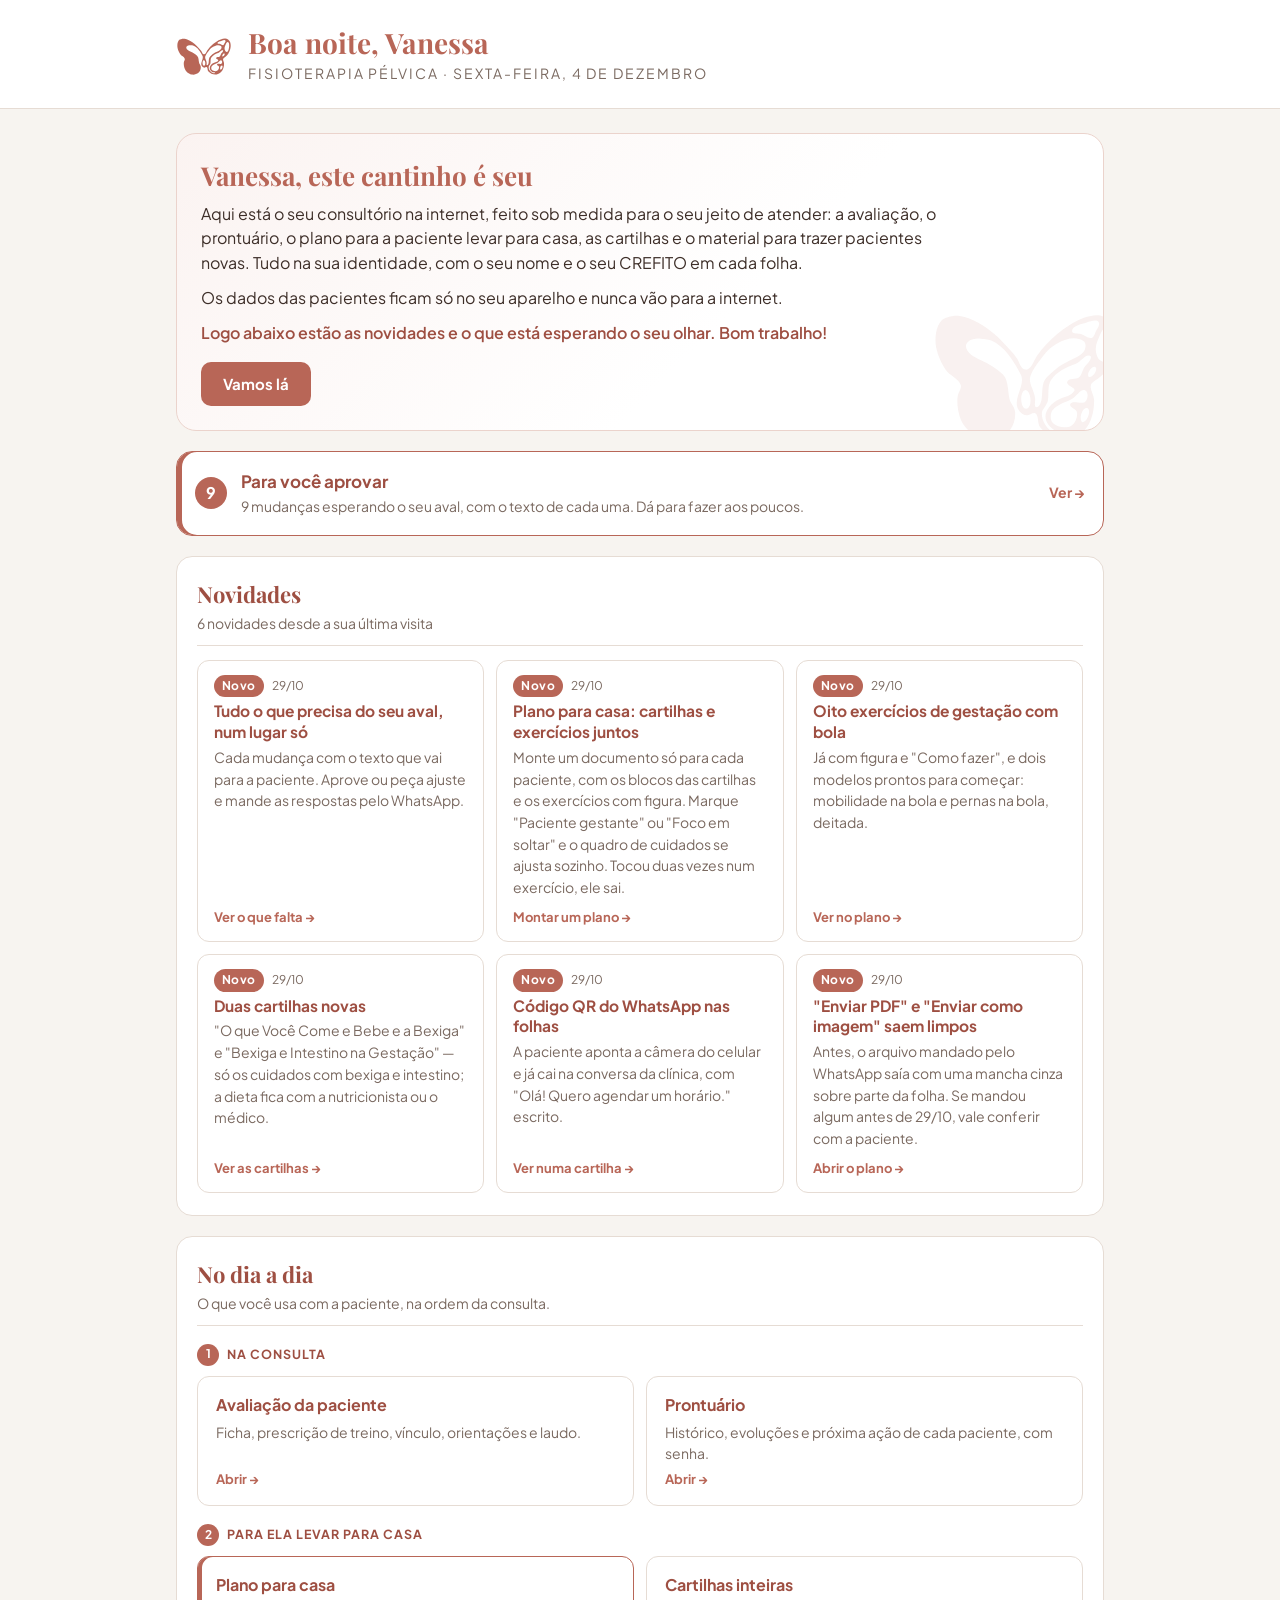
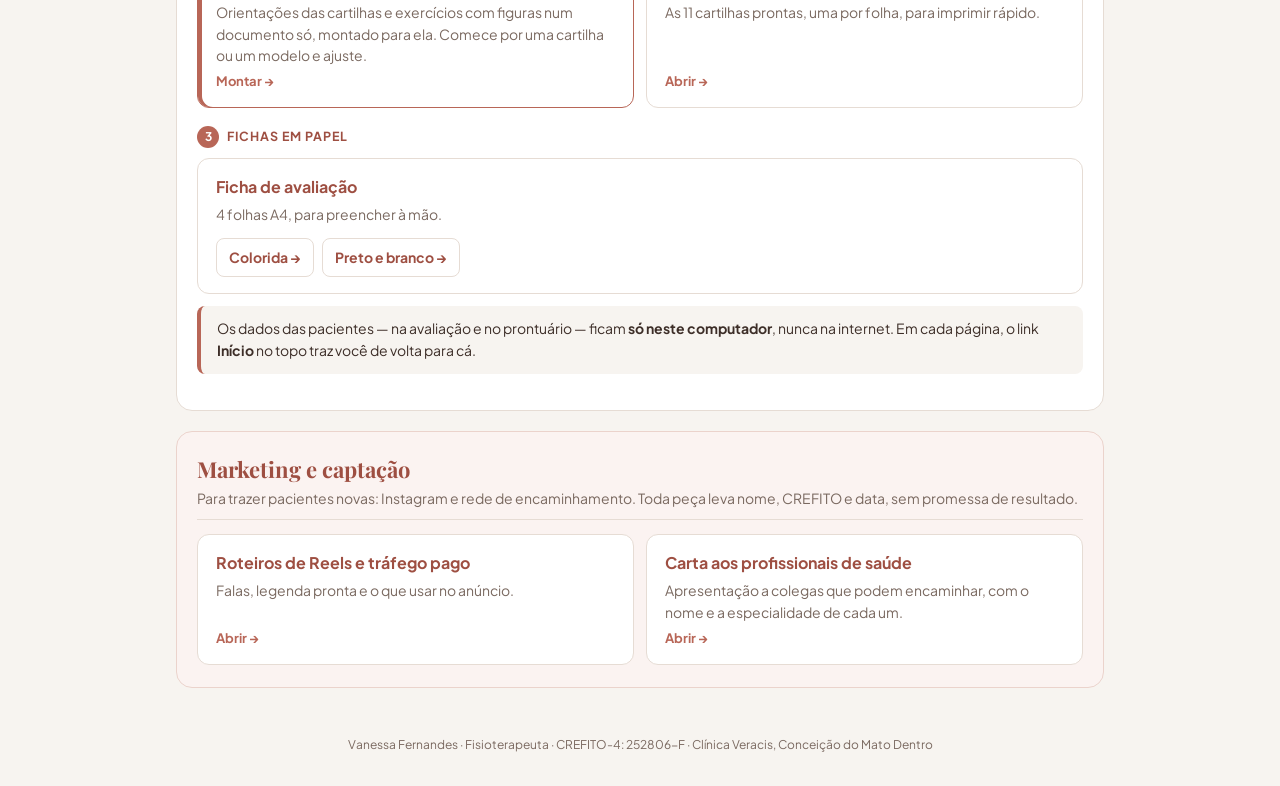
<file: index.html>
<!doctype html>
<html lang="pt-BR">
<head>
<meta charset="utf-8">
<meta name="viewport" content="width=device-width, initial-scale=1">
<link rel="icon" href="data:,">
<meta name="robots" content="noindex, nofollow">
<title>Início — Vanessa Fernandes</title>
<link rel="stylesheet" href="https://fonts.googleapis.com/css2?family=Playfair+Display:wght@600;700&family=Plus+Jakarta+Sans:wght@400;600;700&display=swap">
<link rel="stylesheet" href="css/navegacao.css">
<style>
  :root{ --terracota:#B86657; --deep:#9E4F42; --cafe:#3D2E28; --areia:#F7F4F0; --linha:#E6DCD4; --tenue:#7A6960; }
  *{ box-sizing:border-box; }
  body{ margin:0; background:var(--areia); color:var(--cafe);
    font-family:'Plus Jakarta Sans','Segoe UI',Arial,sans-serif; line-height:1.55; }
  .capa{ background:#fff; border-bottom:1px solid var(--linha); }
  .capa .in{ max-width:960px; margin:0 auto; padding:28px 16px 24px; display:flex; align-items:center; gap:16px; }
  .capa img{ width:56px; height:auto; flex:none; }
  .capa h1{ font-family:'Playfair Display',Georgia,serif; color:var(--terracota); font-size:28px; margin:0; line-height:1.1; }
  .capa p{ margin:4px 0 0; color:var(--tenue); font-size:14px; letter-spacing:.14em; text-transform:uppercase; }
  main{ max-width:960px; margin:0 auto; padding:24px 16px 48px; }
  .area{ background:#fff; border:1px solid var(--linha); border-radius:16px; padding:20px 20px 22px; }
  .area + .area{ margin-top:20px; }
  .area.estrategia{ background:#FBF3F1; border-color:#EBD3CC; }
  .area-cab{ border-bottom:1px solid var(--linha); padding-bottom:10px; margin-bottom:6px; }
  .area-cab h2{ font-family:'Playfair Display',Georgia,serif; font-size:22px; color:var(--deep); margin:0; }
  .area-cab p{ margin:2px 0 0; color:var(--tenue); font-size:14px; }
  h3{ display:flex; align-items:center; gap:8px; font-size:12.5px; letter-spacing:.08em; text-transform:uppercase; color:var(--deep); margin:18px 0 10px; }
  .passo{ display:inline-flex; align-items:center; justify-content:center; width:22px; height:22px; border-radius:50%;
    background:var(--terracota); color:#fff; font-size:12px; letter-spacing:0; }
  .estrategia .grade{ margin-top:14px; }
  .grade{ display:grid; grid-template-columns:repeat(auto-fit, minmax(260px, 1fr)); gap:12px; }
  .cartao{ display:flex; flex-direction:column; gap:4px; background:#fff; border:1px solid var(--linha); border-radius:12px;
    padding:16px 18px; color:inherit; text-decoration:none; transition:border-color .15s, transform .15s, box-shadow .15s; min-height:108px; }
  a.cartao:hover, a.cartao:focus-visible{ border-color:var(--terracota); transform:translateY(-2px); box-shadow:0 6px 18px rgba(61,46,40,.08); outline:none; }
  .cartao b{ color:var(--deep); font-size:16px; }
  .cartao span{ color:var(--tenue); font-size:14px; }
  .cartao .seta{ margin-top:auto; color:var(--terracota); font-weight:700; font-size:13px; }
  .cartao.duplo{ min-height:0; }
  a.cartao.principal{ border-color:var(--terracota); box-shadow:inset 4px 0 0 var(--terracota); }
  .cartao .links{ display:flex; flex-wrap:wrap; gap:8px; margin-top:8px; }
  .cartao .links a{ color:var(--deep); font-weight:700; font-size:14px; text-decoration:none; padding:8px 12px; border:1px solid var(--linha); border-radius:8px; }
  .cartao .links a:hover, .cartao .links a:focus-visible{ border-color:var(--terracota); outline:none; }
  @media (max-width:520px){ .area{ padding:16px 14px 18px; border-radius:12px; } }
  .dica{ background:var(--areia); border-left:4px solid var(--terracota); padding:12px 16px; border-radius:8px; font-size:14px; margin-top:12px; }
  a.aprovar{ display:flex; align-items:center; gap:14px; background:#fff; border:1.5px solid var(--terracota); border-radius:16px;
    padding:16px 18px; margin-bottom:20px; color:inherit; text-decoration:none; box-shadow:inset 5px 0 0 var(--terracota); }
  a.aprovar:hover, a.aprovar:focus-visible{ box-shadow:inset 5px 0 0 var(--terracota), 0 6px 18px rgba(61,46,40,.08); outline:none; }
  a.aprovar .sinal{ flex:none; width:32px; height:32px; border-radius:50%; background:var(--terracota); color:#fff;
    display:flex; align-items:center; justify-content:center; font-weight:700; }
  a.aprovar b{ display:block; color:var(--deep); font-size:17px; }
  a.aprovar span span{ color:var(--tenue); font-size:14px; }
  a.aprovar .seta{ margin-left:auto; color:var(--terracota); font-weight:700; font-size:14px; white-space:nowrap; }
  a.aprovar.feito .sinal{ background:#4F7A5A; }
  [hidden]{ display:none !important; }
  /* carta de boas-vindas (só na primeira visita) */
  .carta{ position:relative; overflow:hidden; background:linear-gradient(135deg, #FBF3F1 0%, #fff 60%); border:1px solid #EBD3CC;
    border-radius:20px; padding:26px 24px 24px; margin-bottom:20px; animation:chegar .5s ease-out both; }
  .carta.saindo{ animation:sair .26s ease-in both; }
  .carta-marca{ position:absolute; right:-18px; bottom:-14px; width:190px; opacity:.09; pointer-events:none; }
  .carta h2{ font-family:'Playfair Display',Georgia,serif; color:var(--terracota); font-size:26px; line-height:1.2; margin:0 0 10px; }
  .carta p{ margin:0 0 10px; max-width:62ch; position:relative; }
  .carta-fim{ color:var(--deep); font-weight:600; }
  .carta button{ position:relative; margin-top:6px; min-height:44px; padding:0 22px; border-radius:10px; border:0; cursor:pointer;
    background:var(--terracota); color:#fff; font:700 15px/1 'Plus Jakarta Sans','Segoe UI',Arial,sans-serif; }
  .carta button:hover, .carta button:focus-visible{ background:var(--deep); outline:none; }
  @keyframes chegar{ from{ opacity:0; transform:translateY(8px); } to{ opacity:1; transform:none; } }
  @keyframes sair{ to{ opacity:0; transform:translateY(-6px); } }
  /* novidades */
  .novidades{ margin-bottom:20px; }
  .novidades-lista{ margin-top:14px; }
  a.novidade{ display:flex; flex-direction:column; gap:4px; background:#fff; border:1px solid var(--linha); border-radius:12px;
    padding:14px 16px; color:inherit; text-decoration:none; transition:border-color .15s, transform .15s, box-shadow .15s; }
  a.novidade:hover, a.novidade:focus-visible{ border-color:var(--terracota); transform:translateY(-2px); box-shadow:0 6px 18px rgba(61,46,40,.08); outline:none; }
  .novidade-cab{ display:flex; align-items:center; gap:8px; font-size:12px; color:var(--tenue); }
  .novo{ background:var(--terracota); color:#fff; font-weight:700; letter-spacing:.04em; padding:2px 8px; border-radius:999px; }
  a.novidade b{ color:var(--deep); font-size:15.5px; line-height:1.35; }
  a.novidade .texto{ color:var(--tenue); font-size:14px; }
  a.novidade .seta{ margin-top:auto; padding-top:4px; color:var(--terracota); font-weight:700; font-size:13px; }
  @media (max-width:520px){ .carta{ padding:22px 18px 20px; } .carta h2{ font-size:23px; } }
  @media (prefers-reduced-motion: reduce){ .carta, .carta.saindo{ animation:none; } a.novidade{ transition:none; } a.novidade:hover{ transform:none; } }
  footer{ max-width:960px; margin:0 auto; padding:0 16px 32px; font-size:12px; color:var(--tenue); text-align:center; }
  @media (prefers-reduced-motion: reduce){ a.cartao{ transition:none; } a.cartao:hover{ transform:none; } }
</style>
</head>
<body>
<header class="capa">
  <div class="in">
    <img src="assets/logo.svg" alt="">
    <div><h1 id="i-ola">Vanessa Fernandes</h1><p id="i-hoje">Fisioterapia Pélvica</p></div>
  </div>
</header>

<main>
  <section class="carta" id="i-carta" hidden aria-labelledby="i-carta-titulo">
    <img class="carta-marca" src="assets/logo.svg" alt="">
    <h2 id="i-carta-titulo">Vanessa, este cantinho é seu</h2>
    <p>Aqui está o seu consultório na internet, feito sob medida para o seu jeito de atender: a avaliação, o prontuário,
    o plano para a paciente levar para casa, as cartilhas e o material para trazer pacientes novas. Tudo na sua identidade,
    com o seu nome e o seu CREFITO em cada folha.</p>
    <p>Os dados das pacientes ficam só no seu aparelho e nunca vão para a internet.</p>
    <p class="carta-fim">Logo abaixo estão as novidades e o que está esperando o seu olhar. Bom trabalho!</p>
    <button type="button" id="i-carta-fechar">Vamos lá</button>
  </section>

  <a class="aprovar" id="i-aprovar" href="aprovar.html">
    <span class="sinal" id="i-aprovar-selo" aria-hidden="true">!</span>
    <span><b>Para você aprovar</b>
    <span id="i-aprovar-texto">As últimas mudanças, com o texto de cada uma. Aprove ou peça ajuste e envie pelo WhatsApp.</span></span>
    <span class="seta">Ver →</span>
  </a>

  <section class="area novidades" id="i-novidades" hidden aria-labelledby="t-novidades">
    <div class="area-cab">
      <h2 id="t-novidades">Novidades</h2>
      <p id="i-novidades-conta">O que mudou no site para o seu dia a dia.</p>
    </div>
    <div class="grade novidades-lista" id="i-novidades-lista"></div>
  </section>

  <section class="area" aria-labelledby="t-dia">
    <div class="area-cab">
      <h2 id="t-dia">No dia a dia</h2>
      <p>O que você usa com a paciente, na ordem da consulta.</p>
    </div>

    <h3><span class="passo">1</span> Na consulta</h3>
    <div class="grade">
      <a class="cartao" href="avaliacao.html"><b>Avaliação da paciente</b>
        <span>Ficha, prescrição de treino, vínculo, orientações e laudo.</span><span class="seta">Abrir →</span></a>
      <a class="cartao" href="prontuario.html"><b>Prontuário</b>
        <span>Histórico, evoluções e próxima ação de cada paciente, com senha.</span><span class="seta">Abrir →</span></a>
    </div>

    <h3><span class="passo">2</span> Para ela levar para casa</h3>
    <div class="grade">
      <a class="cartao principal" href="impressos/plano.html"><b>Plano para casa</b>
        <span>Orientações das cartilhas e exercícios com figuras num documento só, montado para ela. Comece por uma cartilha ou um modelo e ajuste.</span><span class="seta">Montar →</span></a>
      <a class="cartao" href="impressos/cartilhas.html"><b>Cartilhas inteiras</b>
        <span>As 11 cartilhas prontas, uma por folha, para imprimir rápido.</span><span class="seta">Abrir →</span></a>
    </div>

    <h3><span class="passo">3</span> Fichas em papel</h3>
    <div class="cartao duplo">
      <b>Ficha de avaliação</b>
      <span>4 folhas A4, para preencher à mão.</span>
      <div class="links"><a href="impressos/ficha-avaliacao.html">Colorida →</a><a href="impressos/ficha-avaliacao-pb.html">Preto e branco →</a></div>
    </div>

    <p class="dica">Os dados das pacientes — na avaliação e no prontuário — ficam <b>só neste computador</b>, nunca na internet.
    Em cada página, o link <b>Início</b> no topo traz você de volta para cá.</p>
  </section>

  <section class="area estrategia" aria-labelledby="t-mkt">
    <div class="area-cab">
      <h2 id="t-mkt">Marketing e captação</h2>
      <p>Para trazer pacientes novas: Instagram e rede de encaminhamento. Toda peça leva nome, CREFITO e data, sem promessa de resultado.</p>
    </div>
    <div class="grade">
      <a class="cartao" href="roteiros.html"><b>Roteiros de Reels e tráfego pago</b>
        <span>Falas, legenda pronta e o que usar no anúncio.</span><span class="seta">Abrir →</span></a>
      <a class="cartao" href="impressos/carta-profissionais.html"><b>Carta aos profissionais de saúde</b>
        <span>Apresentação a colegas que podem encaminhar, com o nome e a especialidade de cada um.</span><span class="seta">Abrir →</span></a>
    </div>
  </section>
</main>

<footer>Vanessa Fernandes · Fisioterapeuta · CREFITO-4: 252806-F · Clínica Veracis, Conceição do Mato Dentro</footer>
<script src="js/aprovar.js"></script>
<script src="js/novidades.js"></script>
<script src="js/inicio.js"></script>
</body>
</html>
</file>
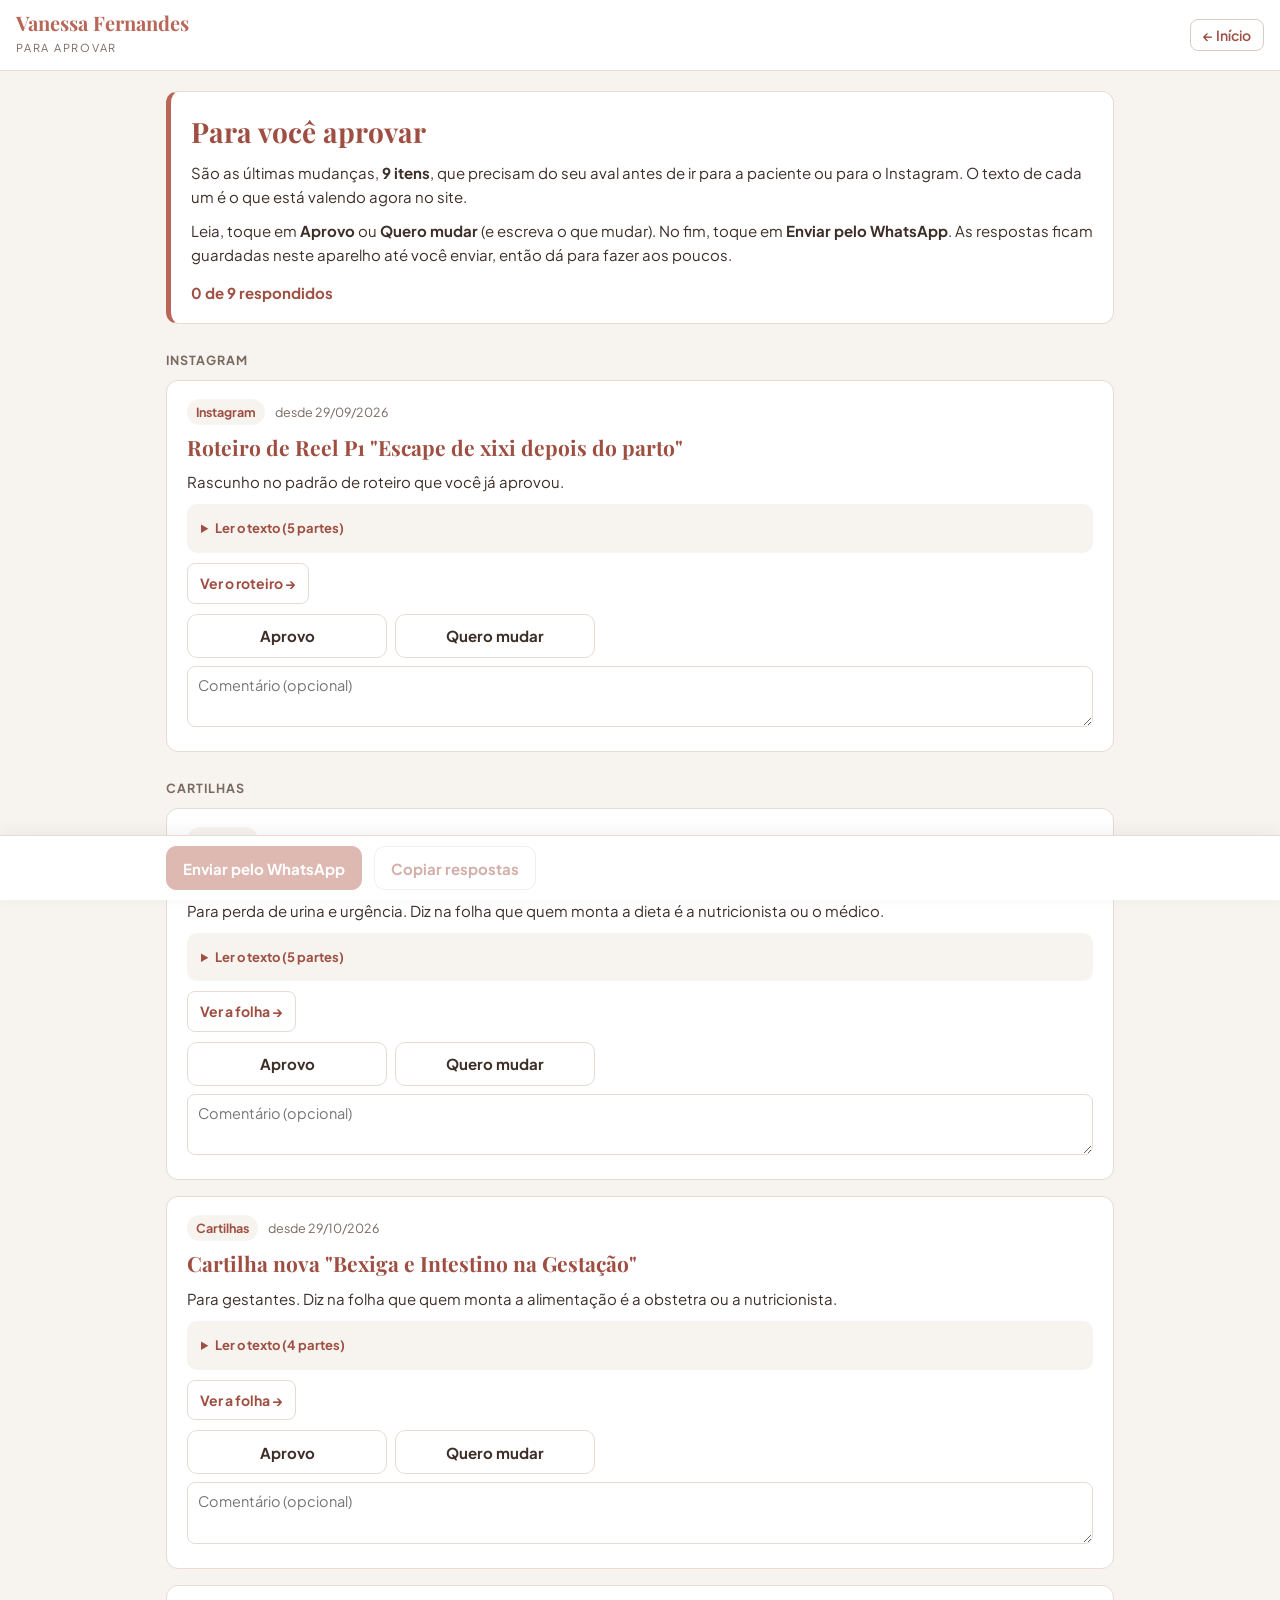
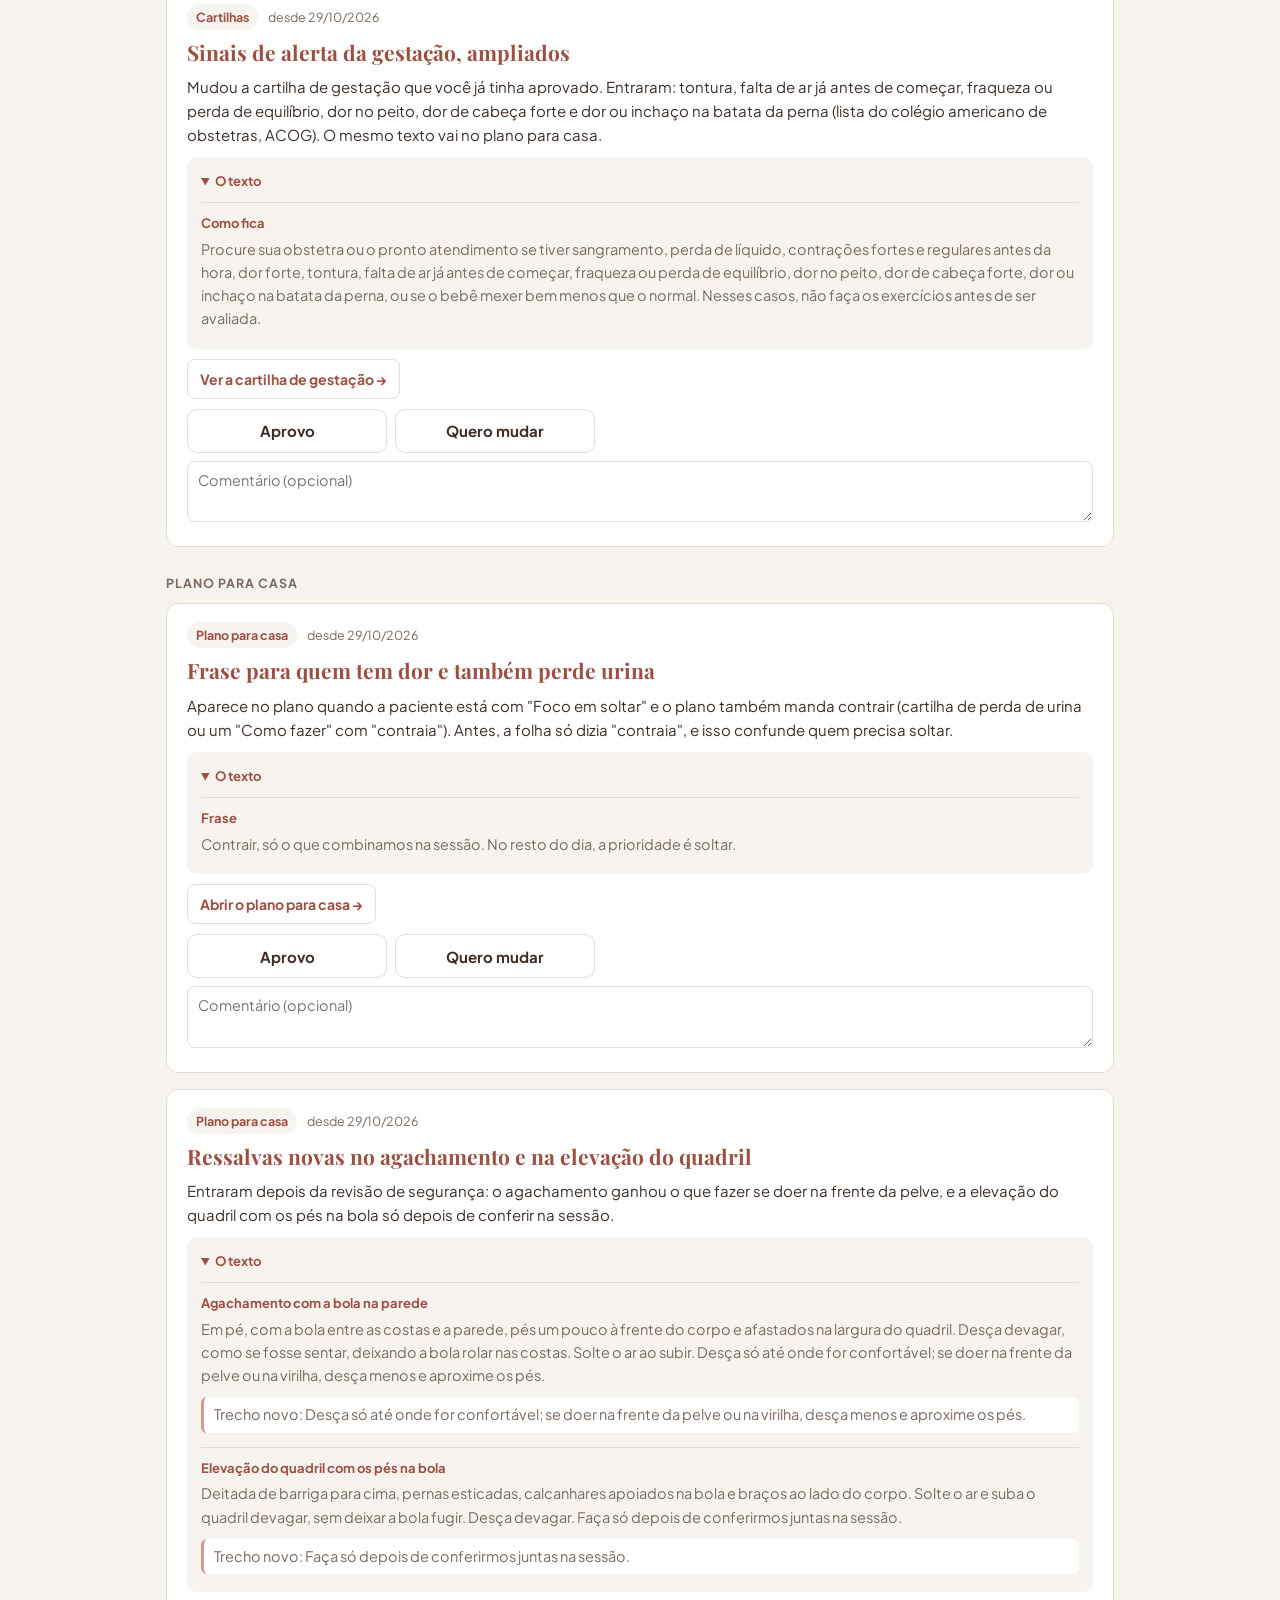
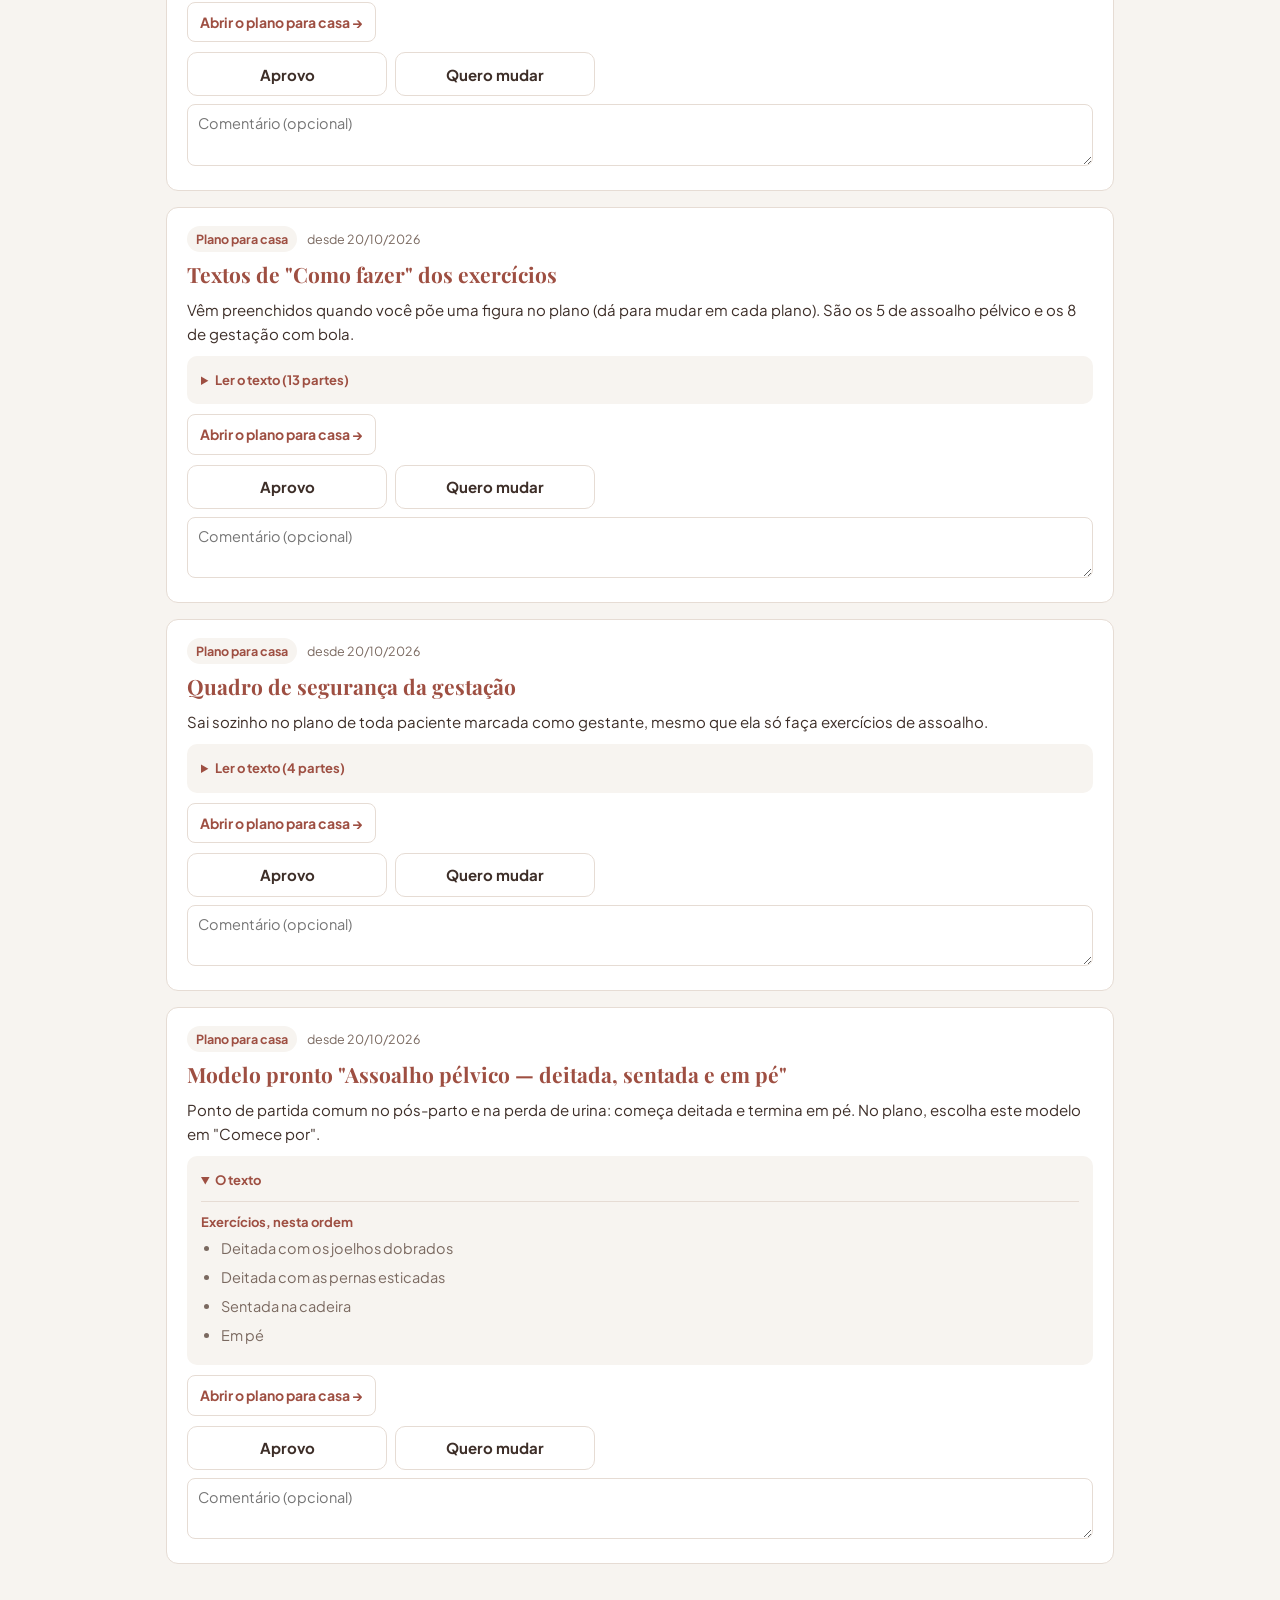
<file: aprovar.html>
<!doctype html>
<html lang="pt-BR">
<head>
<meta charset="utf-8">
<meta name="viewport" content="width=device-width, initial-scale=1">
<link rel="icon" href="data:,">
<meta name="robots" content="noindex, nofollow">
<title>Para aprovar — Vanessa Fernandes</title>
<link rel="stylesheet" href="https://fonts.googleapis.com/css2?family=Playfair+Display:wght@600;700&family=Plus+Jakarta+Sans:wght@400;600;700&display=swap">
<link rel="stylesheet" href="css/roteiros.css">
<link rel="stylesheet" href="css/aprovar.css">
<link rel="stylesheet" href="css/navegacao.css">
</head>
<body>
<header class="topo">
  <div class="marca"><span class="nome">Vanessa Fernandes</span><span class="esp">Para aprovar</span></div>
  <a class="link-inicio" href="index.html">← Início</a>
</header>

<main>
  <section class="cartao intro destaque">
    <h1>Para você aprovar</h1>
    <p>São as últimas mudanças, <b><span id="a-total"></span> itens</b>, que precisam do seu aval antes de ir para a paciente ou para o Instagram.
    O texto de cada um é o que está valendo agora no site.</p>
    <p>Leia, toque em <b>Aprovo</b> ou <b>Quero mudar</b> (e escreva o que mudar). No fim, toque em <b>Enviar pelo WhatsApp</b>.
    As respostas ficam guardadas neste aparelho até você enviar, então dá para fazer aos poucos.</p>
    <span class="progresso" id="a-progresso" role="status"></span>
  </section>

  <div id="a-lista"></div>
</main>

<div class="envio">
  <div class="in">
    <button id="a-enviar" class="pri" type="button" disabled>Enviar pelo WhatsApp</button>
    <button id="a-copiar" class="sec" type="button" disabled>Copiar respostas</button>
    <span id="a-aviso" role="status"></span>
  </div>
</div>

<script src="js/adherence.js"></script>
<script src="js/exercicios.js"></script>
<script src="js/plano.js"></script>
<script src="js/roteiros.js"></script>
<script src="js/aprovar.js"></script>
<script src="js/aprovar-pagina.js"></script>
</body>
</html>
</file>
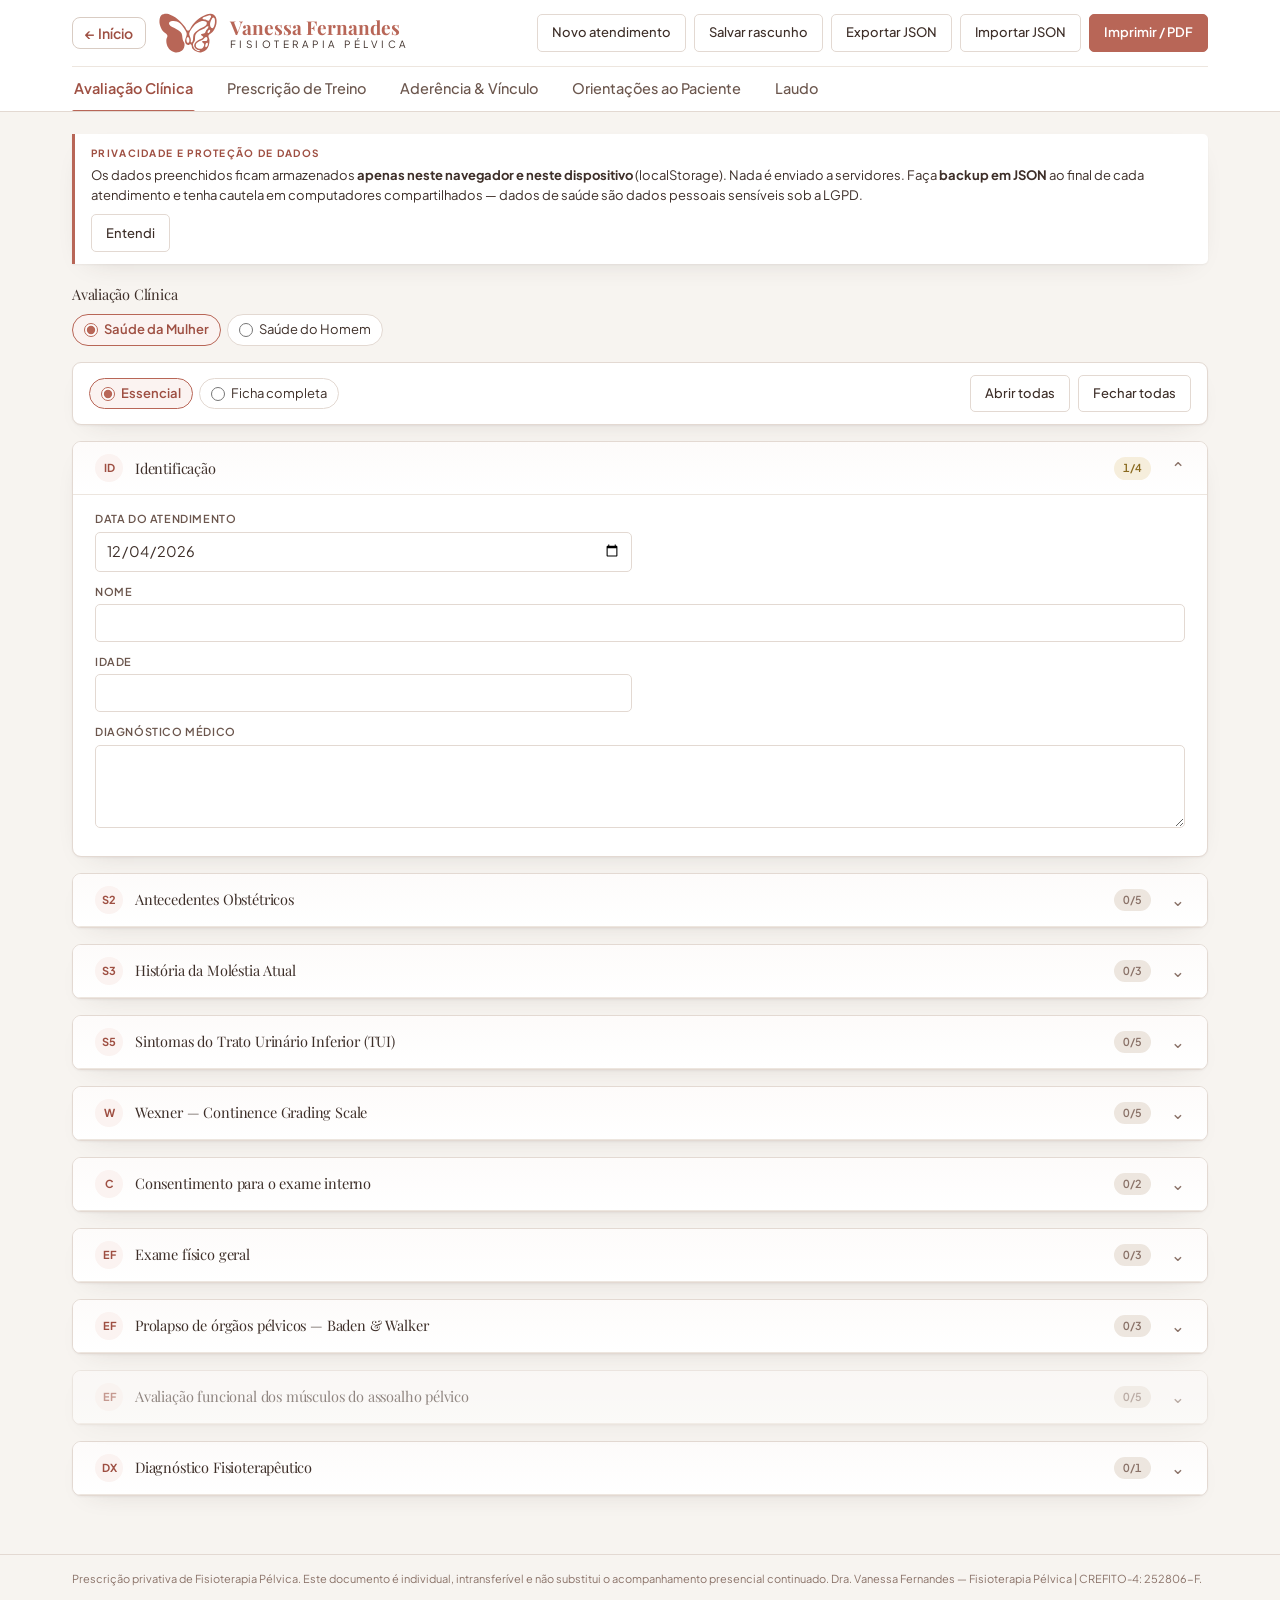
<file: avaliacao.html>
<!doctype html>
<html lang="pt-BR">
<head>
<meta charset="utf-8">
<meta name="viewport" content="width=device-width, initial-scale=1">
<title>Avaliação — Vanessa Fernandes</title>
<link rel="icon" href="data:,">
<link rel="stylesheet" href="css/navegacao.css">

<!-- Fontes com fallback completo de sistema: a suíte permanece legível sem CDN -->
<link rel="preconnect" href="https://fonts.googleapis.com">
<link rel="preconnect" href="https://fonts.gstatic.com" crossorigin>
<link rel="stylesheet" href="https://fonts.googleapis.com/css2?family=Playfair+Display:wght@400;500;600;700&family=Plus+Jakarta+Sans:wght@300;400;500;600;700&display=swap">

<!-- Tokens e impressão: fonte de verdade visual, independentes de CDN -->
<link rel="stylesheet" href="css/tokens.css">
<link rel="stylesheet" href="css/print.css">

<!-- Tailwind compilado no projeto (antes vinha do Play CDN). Fica por último,
     na mesma posição em que o CDN injetava o estilo, para manter a mesma
     ordem de prioridade. Regerar: ver tailwind.config.js. -->
<link rel="stylesheet" href="css/tailwind.css">
</head>

<body>

<!-- ══════════════════════════════════════════════════════════════
     CABEÇALHO DE TELA
     ══════════════════════════════════════════════════════════════ -->
<header class="no-print vf-cabecalho" style="background:var(--branco);border-bottom:1px solid var(--linha);position:sticky;top:0;z-index:40">
  <div class="vf-container">

    <div class="vf-cab-linha" style="display:flex;align-items:center;gap:var(--e-3);padding:var(--e-3) 0">
      <a class="link-inicio" href="index.html" title="Voltar à página inicial">← Início</a>
      <img src="assets/logo.svg" alt="" class="marca-tela"
           style="flex:none;height:42px;width:auto"
           onerror="this.remove(); var f=document.getElementById('logo-vetor'); if(f) f.style.display='block';">
      <svg id="logo-vetor" viewBox="0 0 120 120" width="42" height="42"
           style="flex:none;display:none" role="img" aria-label="Marca Vanessa Fernandes">
        <path d="M60,44 C54,28 38,21 29,30 C20,39 30,51 49,53 C31,60 19,78 27,92 C35,106 55,99 60,74 Z" fill="var(--terracota)"/>
        <path d="M60,44 C54,28 38,21 29,30 C20,39 30,51 49,53 C31,60 19,78 27,92 C35,106 55,99 60,74 Z" transform="translate(120,0) scale(-1,1)"
              fill="none" stroke="var(--terracota)" stroke-width="4.5"
              stroke-linecap="round" stroke-linejoin="round"/>
      </svg>

      <div class="vf-cab-nome" style="line-height:1.2">
        <div class="titulo" style="font-size:var(--t-lg);color:var(--terracota);font-weight:700">Vanessa Fernandes</div>
        <div style="font-size:10px;letter-spacing:.35em;color:var(--cafe);text-transform:uppercase">Fisioterapia Pélvica</div>
      </div>

      <div class="vf-cab-acoes" style="margin-left:auto;display:flex;align-items:center;gap:var(--e-2);flex-wrap:wrap">
        <span id="vf-status" style="font-size:var(--t-xs);color:var(--cafe-tenue)" role="status" aria-live="polite"></span>
        <button class="vf-btn" id="btn-novo">Novo atendimento</button>
        <button class="vf-btn" id="btn-salvar">Salvar rascunho</button>
        <button class="vf-btn" id="btn-exportar">Exportar JSON</button>
        <button class="vf-btn" id="btn-importar">Importar JSON</button>
        <input type="file" id="input-importar" accept="application/json,.json" hidden>
        <button class="vf-btn vf-btn-primario" id="btn-imprimir">Imprimir / PDF</button>
      </div>
    </div>

    <nav class="vf-abas" role="tablist" aria-label="Módulos da suíte">
      <button class="vf-aba" role="tab" id="aba-avaliacao"  aria-selected="true"  aria-controls="painel-avaliacao"  data-painel="avaliacao">Avaliação Clínica</button>
      <button class="vf-aba" role="tab" id="aba-prescricao" aria-selected="false" aria-controls="painel-prescricao" data-painel="prescricao">Prescrição de Treino</button>
      <button class="vf-aba" role="tab" id="aba-aderencia"  aria-selected="false" aria-controls="painel-aderencia"  data-painel="aderencia">Aderência &amp; Vínculo</button>
      <button class="vf-aba" role="tab" id="aba-orientacoes" aria-selected="false" aria-controls="painel-orientacoes" data-painel="orientacoes">Orientações ao Paciente</button>
      <button class="vf-aba" role="tab" id="aba-laudo"      aria-selected="false" aria-controls="painel-laudo"      data-painel="laudo">Laudo</button>
    </nav>
  </div>
</header>

<!-- ----------------------------------------------------------------
     FOLHA DE IMPRESSAO
     O timbre e o rodape vivem no <thead>/<tfoot> desta tabela porque
     e assim que o Chrome os repete em cada pagina A4. A tentativa
     anterior usava position:fixed com deslocamento negativo: medido
     no PDF, o cabecalho saia uma unica vez e a 266mm do topo, e o
     rodape legal caia sobre o conteudo a 31mm.
     Na tela a tabela e neutralizada para display:block (ver tokens.css).
     ---------------------------------------------------------------- -->
<table id="folha-impressao">

<thead><tr><th>
  <div id="timbre-impressao" class="vf-so-impr" aria-hidden="true">
    <div class="timbre-marca">
      <!-- Logomarca oficial. Basta colocar o arquivo em assets/logo.svg (ou .png
           com fundo transparente) que ele passa a ser usado automaticamente.
           Sem o arquivo, o vetor de recuo abaixo assume. -->
      <img class="timbre-logo-img" src="assets/logo.svg" alt="" height="30"
           onerror="this.remove(); var f=document.getElementById('timbre-logo-vetor'); if(f) f.style.display='block';">
      <svg class="timbre-logo" id="timbre-logo-vetor" viewBox="0 0 120 120" width="30" height="30"
           style="display:none" role="img" aria-label="Marca Vanessa Fernandes">
        <path class="asa-solida" d="M60,44 C54,28 38,21 29,30 C20,39 30,51 49,53 C31,60 19,78 27,92 C35,106 55,99 60,74 Z"/>
        <path class="asa-traco" d="M60,44 C54,28 38,21 29,30 C20,39 30,51 49,53 C31,60 19,78 27,92 C35,106 55,99 60,74 Z" transform="translate(120,0) scale(-1,1)"/>
      </svg>
      <div class="timbre-lockup">
        <span class="timbre-nome">Vanessa Fernandes</span>
        <span class="timbre-espec">FISIOTERAPIA PÉLVICA</span>
      </div>
    </div>
    <div class="timbre-doc" id="timbre-doc-titulo">Avaliação Clínica</div>
  </div>
</th></tr></thead>

<tfoot><tr><td>
  <div id="rodape-impressao" class="vf-so-impr" aria-hidden="true">
    <span id="rodape-texto-impressao"></span>
  </div>
</td></tr></tfoot>

<tbody><tr><td>

<main class="vf-container" style="padding-top:var(--e-5);padding-bottom:var(--e-7)">

  <!-- Aviso de privacidade (LGPD) -->
  <div class="vf-aviso no-print" id="aviso-privacidade" style="margin-bottom:var(--e-5)">
    <span class="vf-aviso-titulo">Privacidade e proteção de dados</span>
    <p style="margin:0">
      Os dados preenchidos ficam armazenados <strong>apenas neste navegador e neste dispositivo</strong>
      (localStorage). Nada é enviado a servidores. Faça <strong>backup em JSON</strong> ao final de cada
      atendimento e tenha cautela em computadores compartilhados — dados de saúde são dados pessoais
      sensíveis sob a LGPD.
    </p>
    <button class="vf-btn no-print" id="btn-fechar-aviso" style="margin-top:var(--e-2)">Entendi</button>
  </div>

  <!-- ── PAINEL 1 · AVALIAÇÃO CLÍNICA ── -->
  <section id="painel-avaliacao" role="tabpanel" aria-labelledby="aba-avaliacao">
    <div class="no-print" style="margin-bottom:var(--e-4)">
      <h1>Avaliação Clínica</h1>
      <div class="vf-opcoes" role="radiogroup" aria-label="Perfil de atendimento" style="margin-top:var(--e-3)">
        <label><input type="radio" name="perfil" value="feminino" checked><span>Saúde da Mulher</span></label>
        <label><input type="radio" name="perfil" value="masculino"><span>Saúde do Homem</span></label>
      </div>
    </div>

    <!-- Modo de exibição e controle de recolhimento -->
    <div class="vf-barra-modo no-print" id="barra-modo"></div>
    <div id="render-comum"></div>
    <div id="render-feminino"></div>
    <div id="render-masculino" class="vf-oculto"></div>
  </section>

  <!-- ── PAINEL 2 · PRESCRIÇÃO DE TREINO ── -->
  <section id="painel-prescricao" role="tabpanel" aria-labelledby="aba-prescricao" class="vf-oculto">
    <div class="no-print" style="margin-bottom:var(--e-4)"><h1>Prescrição de Treino (TMFAP)</h1></div>
    <div id="render-prescricao"></div>
  </section>

  <!-- ── PAINEL 3 · ADERÊNCIA & VÍNCULO ── -->
  <section id="painel-aderencia" role="tabpanel" aria-labelledby="aba-aderencia" class="vf-oculto">
    <div class="no-print" style="margin-bottom:var(--e-4)"><h1>Aderência &amp; Vínculo</h1></div>
    <div id="render-aderencia"></div>
  </section>

  <!-- ── PAINEL 4 · ORIENTAÇÕES AO PACIENTE ── -->
  <section id="painel-orientacoes" role="tabpanel" aria-labelledby="aba-orientacoes" class="vf-oculto">
    <div class="no-print" style="margin-bottom:var(--e-4)"><h1>Orientações ao Paciente</h1></div>
    <div id="render-orientacoes"></div>
  </section>

  <!-- ── PAINEL 5 · LAUDO ── -->
  <section id="painel-laudo" role="tabpanel" aria-labelledby="aba-laudo" class="vf-oculto">
    <div class="no-print" style="margin-bottom:var(--e-4)"><h1>Laudo</h1></div>
    <div id="render-laudo"></div>
  </section>

</main>

</td></tr></tbody>
</table>

<footer class="no-print" style="border-top:1px solid var(--linha);padding:var(--e-4) 0 var(--e-7)">
  <div class="vf-container">
    <p class="vf-rodape-legal" id="rodape-tela" style="margin:0"></p>
  </div>
</footer>

<!-- Ordem de dependência: scores → ficha → storage → adherence → app -->
<script src="js/scores.js"></script>
<script src="js/ficha.js"></script>
<script src="js/storage.js"></script>
<script src="js/adherence.js"></script>
<script src="js/app.js"></script>
</body>
</html>
</file>
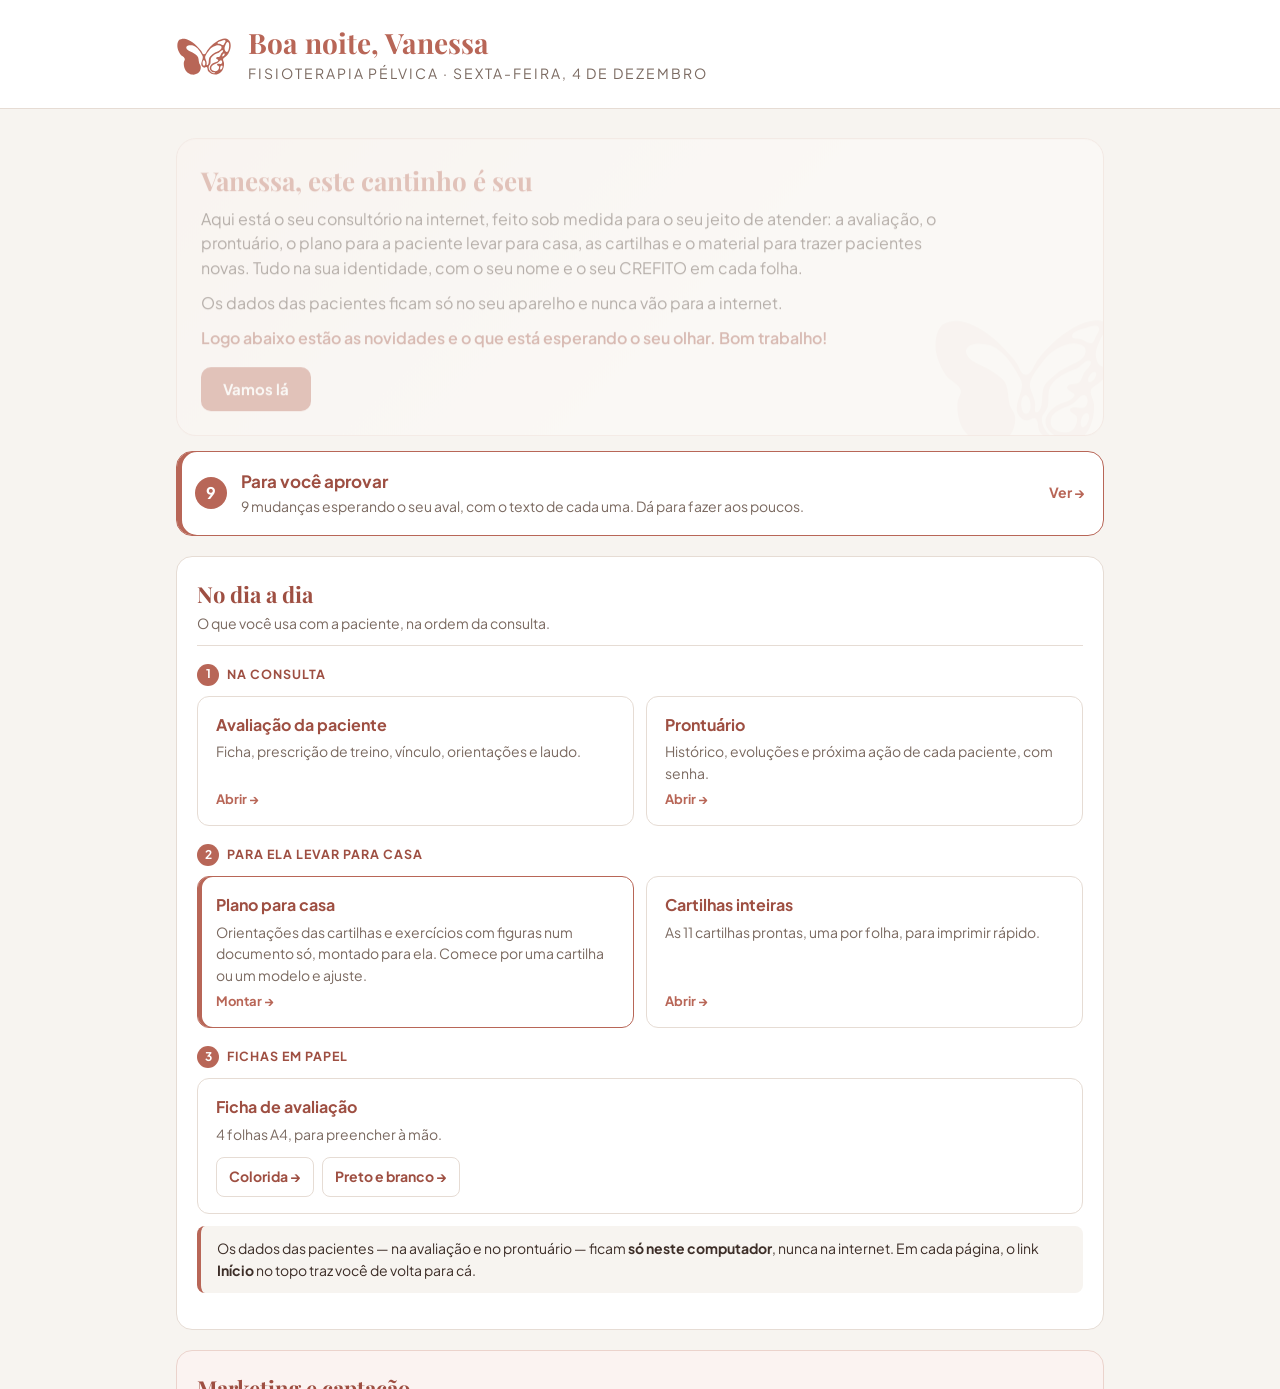
<file: materiais.html>
<!doctype html>
<html lang="pt-BR">
<head>
<meta charset="utf-8">
<meta name="robots" content="noindex">
<link rel="icon" href="data:,">
<title>Vanessa Fernandes</title>
<!-- Endereço antigo da página inicial: leva para o início atual. -->
<link rel="stylesheet" href="css/navegacao.css">
<meta http-equiv="refresh" content="0; url=index.html">
<link rel="canonical" href="index.html">
</head>
<body><p>A página inicial mudou de endereço. <a href="index.html">Ir para o início</a>.</p></body>
</html>
</file>
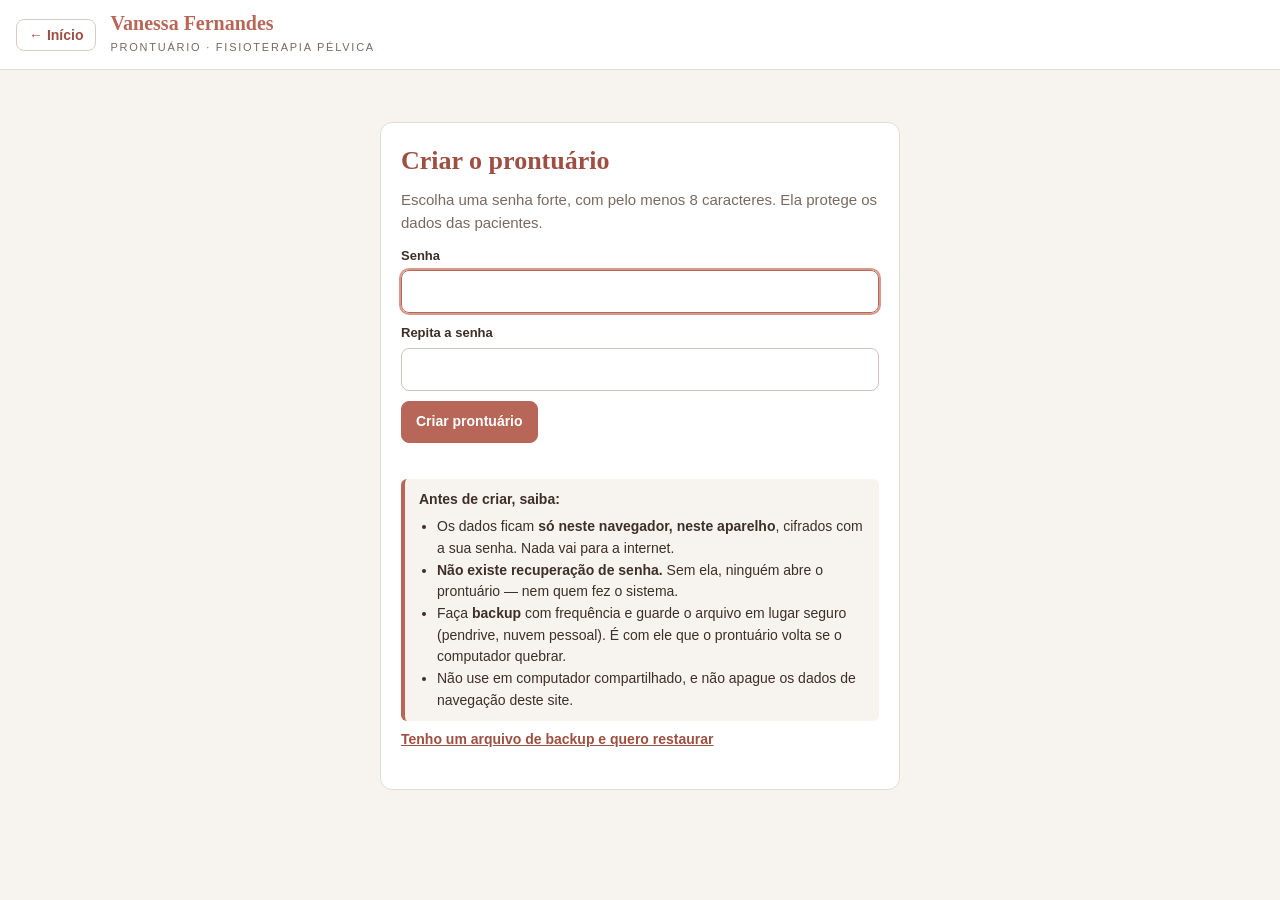
<file: prontuario.html>
<!doctype html>
<html lang="pt-BR">
<head>
<meta charset="utf-8">
<meta name="viewport" content="width=device-width, initial-scale=1">
<link rel="icon" href="data:,">
<meta name="robots" content="noindex, nofollow">
<!-- Nenhum script de fora, nenhuma conexão de rede a partir desta página:
     mesmo que algo fosse injetado, não teria para onde mandar os dados. -->
<meta http-equiv="Content-Security-Policy"
      content="default-src 'self'; script-src 'self'; style-src 'self' 'unsafe-inline' https://fonts.googleapis.com; font-src https://fonts.gstatic.com; img-src 'self' data:; connect-src 'none'; form-action 'none'; base-uri 'none'">
<title>Prontuário — Vanessa Fernandes</title>
<link rel="stylesheet" href="https://fonts.googleapis.com/css2?family=Playfair+Display:wght@600;700&family=Plus+Jakarta+Sans:wght@400;600;700&display=swap">
<link rel="stylesheet" href="css/prontuario.css">
<link rel="stylesheet" href="css/navegacao.css">
</head>
<body>

<header class="topo">
  <div class="marca-grupo">
    <a class="link-inicio" href="index.html" id="link-inicio">← Início</a>
    <div class="marca"><span class="nome">Vanessa Fernandes</span><span class="esp">Prontuário · Fisioterapia Pélvica</span></div>
  </div>
  <nav class="acoes-topo" id="acoes-topo" hidden>
    <button type="button" id="bt-backup">Fazer backup</button>
    <button type="button" id="bt-importar">Restaurar backup</button>
    <button type="button" id="bt-senha">Trocar senha</button>
    <button type="button" id="bt-bloquear" class="pri">Bloquear</button>
  </nav>
</header>

<main>
  <!-- ── Cofre: criar, abrir ou restaurar ── -->
  <section id="tela-cofre" class="tela cartao estreito" hidden>
    <h1 id="cofre-titulo">Prontuário</h1>
    <p id="cofre-texto" class="apoio"></p>
    <form id="form-cofre" autocomplete="off">
      <label>Senha <input type="password" id="senha" autocomplete="current-password" required></label>
      <label id="rotulo-senha2" hidden>Repita a senha <input type="password" id="senha2" autocomplete="new-password"></label>
      <button type="submit" class="pri" id="bt-cofre">Entrar</button>
    </form>
    <p class="erro" id="erro-cofre" role="alert"></p>
    <div class="aviso-cofre" id="aviso-criar" hidden>
      <b>Antes de criar, saiba:</b>
      <ul>
        <li>Os dados ficam <b>só neste navegador, neste aparelho</b>, cifrados com a sua senha. Nada vai para a internet.</li>
        <li><b>Não existe recuperação de senha.</b> Sem ela, ninguém abre o prontuário — nem quem fez o sistema.</li>
        <li>Faça <b>backup</b> com frequência e guarde o arquivo em lugar seguro (pendrive, nuvem pessoal). É com ele que o prontuário volta se o computador quebrar.</li>
        <li>Não use em computador compartilhado, e não apague os dados de navegação deste site.</li>
      </ul>
    </div>
    <p class="apoio pequeno"><button type="button" class="link" id="bt-restaurar-inicio">Tenho um arquivo de backup e quero restaurar</button></p>
  </section>

  <!-- ── Lista de pacientes ── -->
  <section id="tela-lista" class="tela" hidden>
    <div class="alerta" id="alerta-backup" hidden></div>
    <div class="barra-lista">
      <input type="search" id="busca" placeholder="Buscar paciente pelo nome" autocomplete="off">
      <label class="check"><input type="checkbox" id="ver-arquivadas"> Mostrar arquivadas</label>
      <button type="button" class="pri" id="bt-nova">Nova paciente</button>
    </div>
    <ul class="lista" id="lista"></ul>
    <p class="vazio" id="lista-vazia" hidden>Nenhuma paciente encontrada.</p>
  </section>

  <!-- ── Paciente ── -->
  <section id="tela-paciente" class="tela" hidden>
    <div class="barra-paciente">
      <button type="button" id="bt-voltar">← Pacientes</button>
      <span class="status" id="status-salvo" role="status"></span>
      <span class="espaco"></span>
      <button type="button" id="bt-imprimir">Imprimir prontuário</button>
      <button type="button" id="bt-arquivar"></button>
      <button type="button" id="bt-excluir" class="perigo">Excluir</button>
    </div>
    <p class="apoio pequeno" id="guarda-info"></p>

    <form id="form-paciente" class="cartao" autocomplete="off">
      <h2>Identificação e acompanhamento</h2>
      <div class="grade">
        <label class="largo">Nome completo <input name="nome" required></label>
        <label>Nascimento <input name="nascimento" type="date"></label>
        <label>Telefone <input name="telefone" inputmode="tel"></label>
        <label>Como chegou <select name="origem">
          <option value=""></option><option>Colega de saúde</option><option>Instagram</option>
          <option>Indicação de paciente</option><option>Passou na frente</option><option>Outro</option></select></label>
        <label>Encaminhada por <input name="encaminhadoPor"></label>
        <label>Etapa <select name="etapa" id="sel-etapa"></select></label>
        <label>Próxima ação <input name="proximaTexto" placeholder="ex.: lembrete D+7, reavaliação"></label>
        <label>Data da próxima ação <input name="proximaData" type="date"></label>
        <label class="check largo"><input type="checkbox" name="consentimentoRegistro"> Paciente ciente e de acordo com o registro eletrônico dos seus dados</label>
        <label class="check largo"><input type="checkbox" name="consentimentoWhatsapp"> Autorizou receber lembretes e mensagens pelo WhatsApp</label>
      </div>

      <h2>Prontuário</h2>
      <p class="apoio pequeno">Conteúdo exigido pela Resolução COFFITO nº 414/2012. A ficha de avaliação em papel e o laudo impresso complementam estes registros.</p>
      <label>História clínica <textarea name="historia" rows="4"></textarea></label>
      <label>Exame físico <span class="dica">resumo dos achados</span><textarea name="exameFisico" rows="4"></textarea></label>
      <label>Exames complementares <textarea name="examesComplementares" rows="3"></textarea></label>
      <label>Diagnóstico fisioterapêutico <textarea name="diagnostico" rows="3"></textarea></label>
      <label>Prognóstico <textarea name="prognostico" rows="2"></textarea></label>
      <label>Plano terapêutico <textarea name="plano" rows="4"></textarea></label>
    </form>

    <section class="cartao">
      <h2>Evolução</h2>
      <form id="form-evolucao" autocomplete="off">
        <p class="retifica" id="retifica-info" hidden></p>
        <div class="linha-evo">
          <label>Data <input type="date" name="data" required></label>
          <span class="autoria" id="autoria"></span>
        </div>
        <label>Registro da sessão <textarea name="texto" rows="4" required></textarea></label>
        <div class="linha-evo">
          <button type="submit" class="pri">Registrar evolução</button>
          <button type="button" id="bt-cancela-retifica" hidden>Cancelar retificação</button>
        </div>
        <p class="apoio pequeno">Evolução registrada não se edita nem se apaga. Para corrigir, use "Retificar": a correção fica registrada junto da original.</p>
      </form>
      <ol class="evolucoes" id="evolucoes"></ol>
    </section>
  </section>

  <!-- ── Diálogo simples (senha de backup, troca de senha, confirmações) ── -->
  <dialog id="dialogo">
    <form method="dialog" id="form-dialogo">
      <h2 id="dlg-titulo"></h2>
      <p id="dlg-texto" class="apoio"></p>
      <div id="dlg-campos"></div>
      <p class="erro" id="dlg-erro" role="alert"></p>
      <div class="dlg-botoes">
        <button value="cancelar" type="button" id="dlg-cancelar">Cancelar</button>
        <button value="ok" class="pri" id="dlg-ok">Confirmar</button>
      </div>
    </form>
  </dialog>
  <input type="file" id="arquivo-backup" accept=".vfcofre,application/json" hidden>
</main>

<!-- Só aparece na impressão -->
<div id="impressao" aria-hidden="true"></div>

<script src="js/ficha.js"></script>
<script src="js/cofre.js"></script>
<script src="js/prontuario.js"></script>
</body>
</html>
</file>
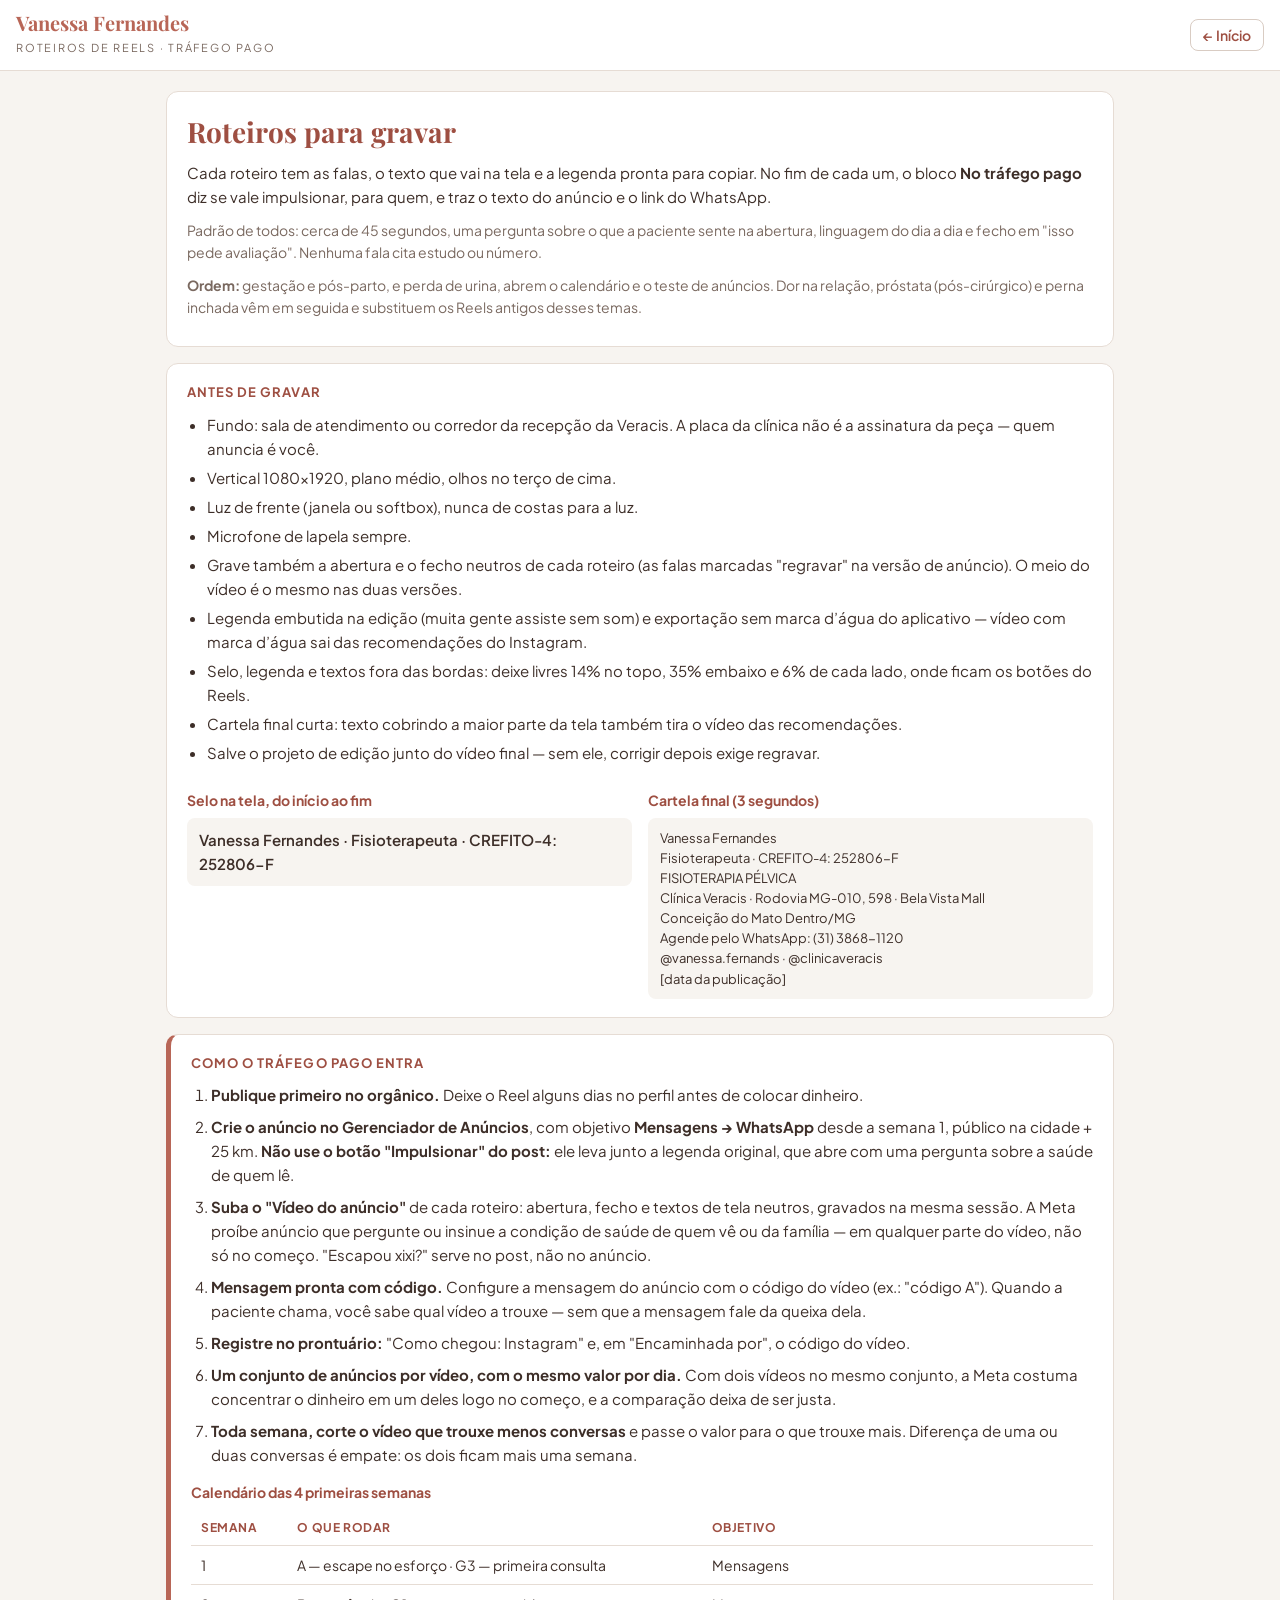
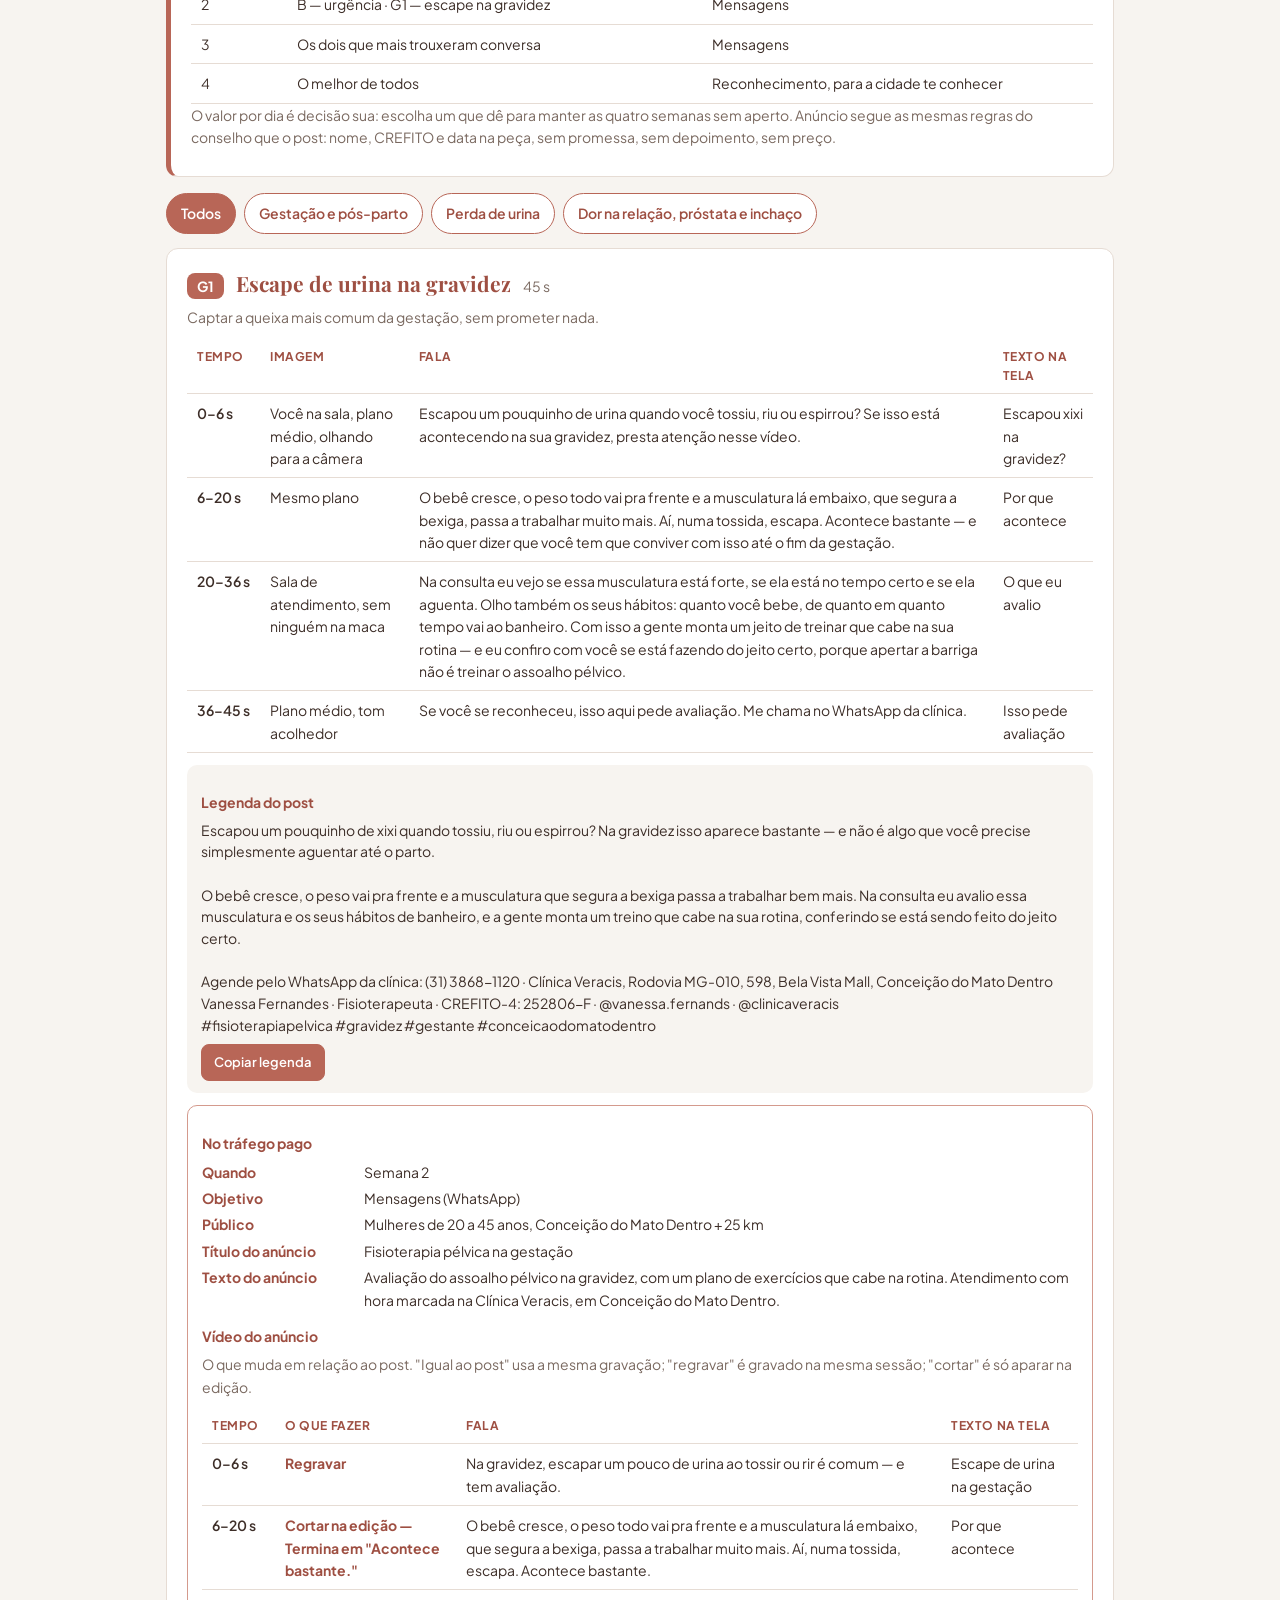
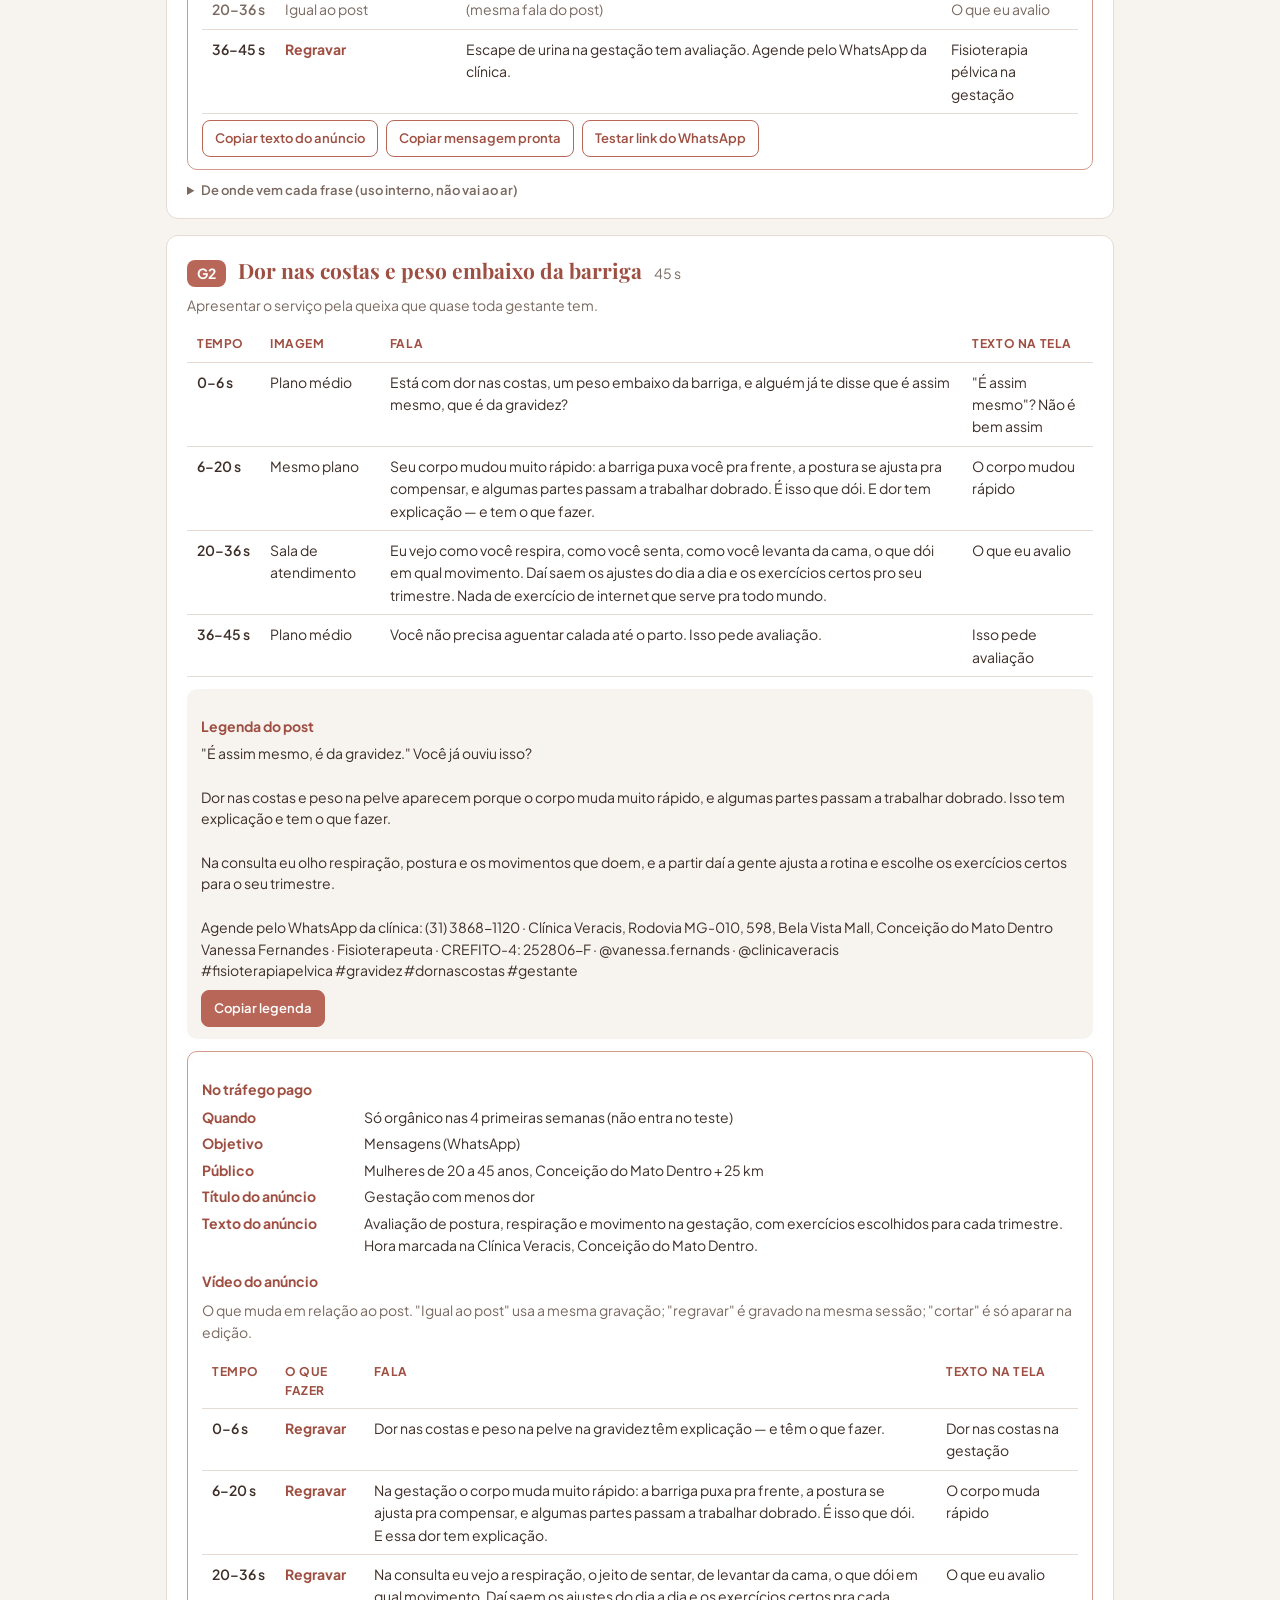
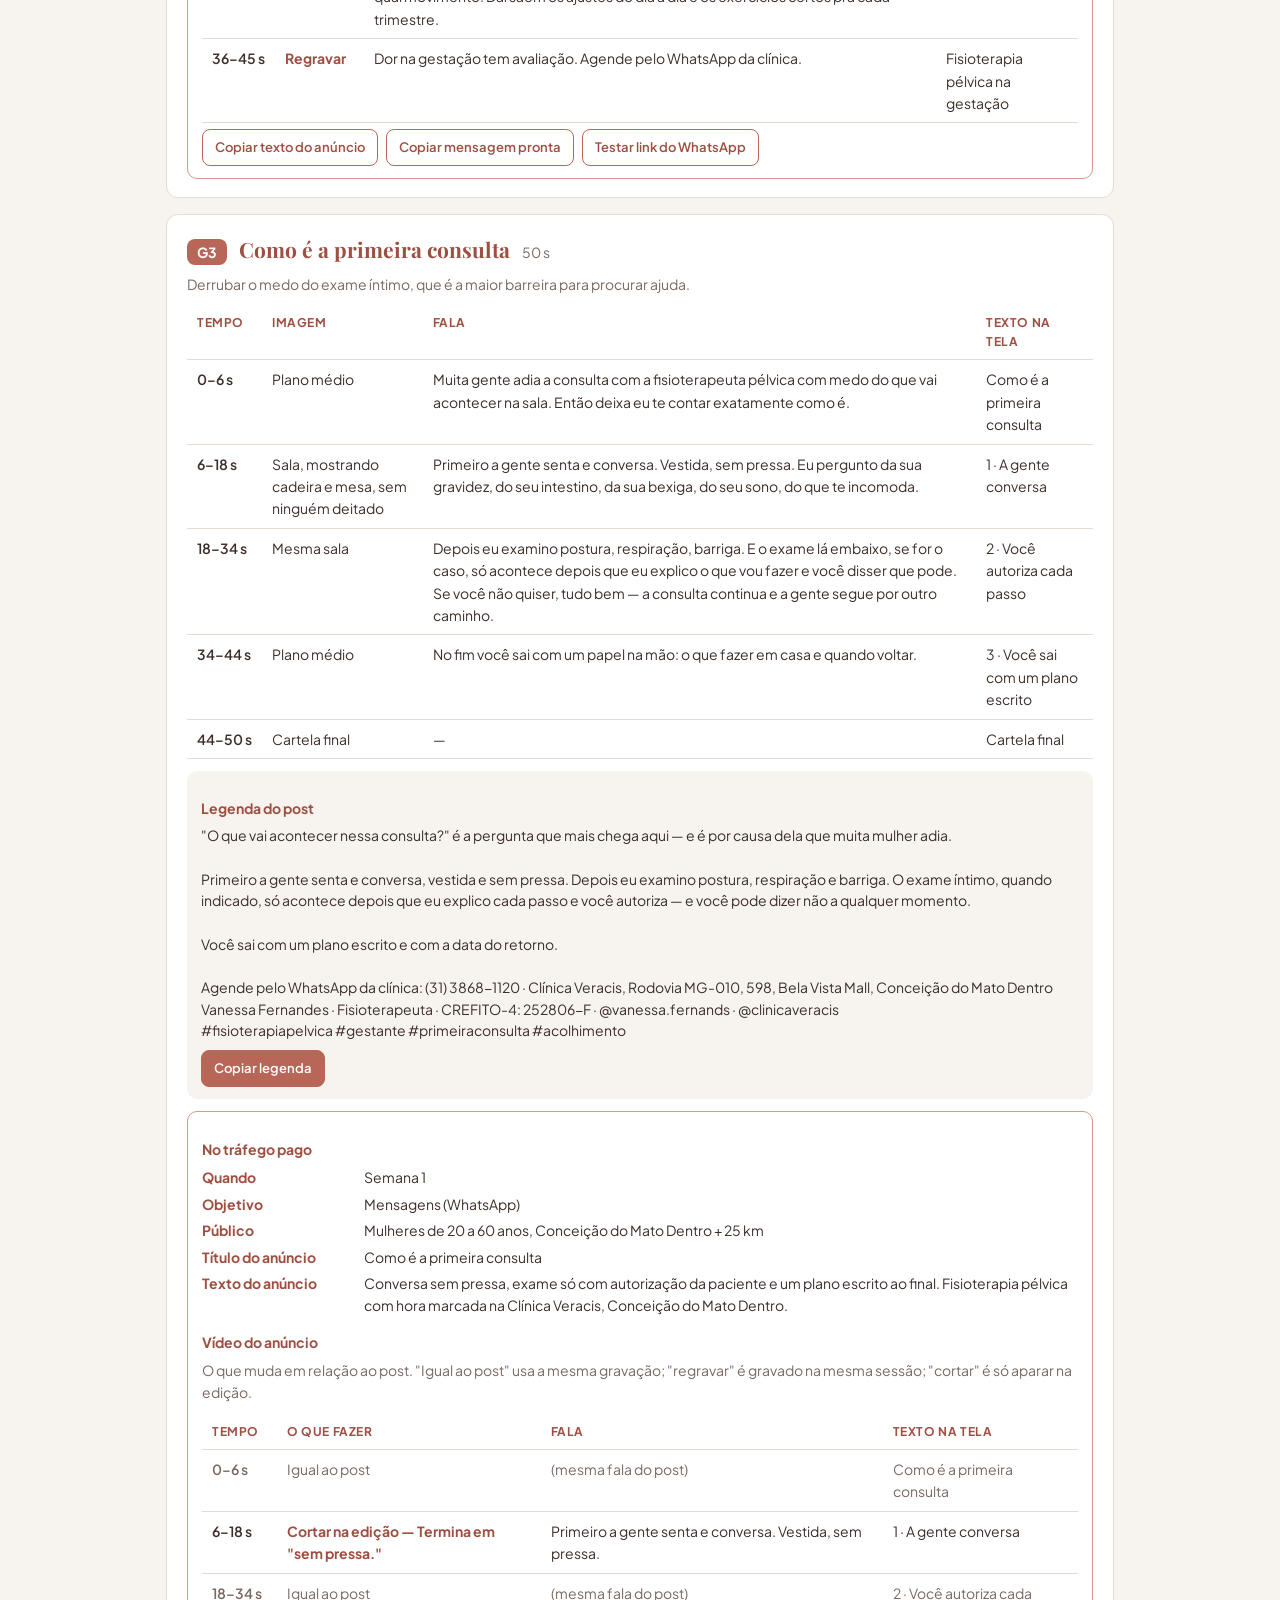
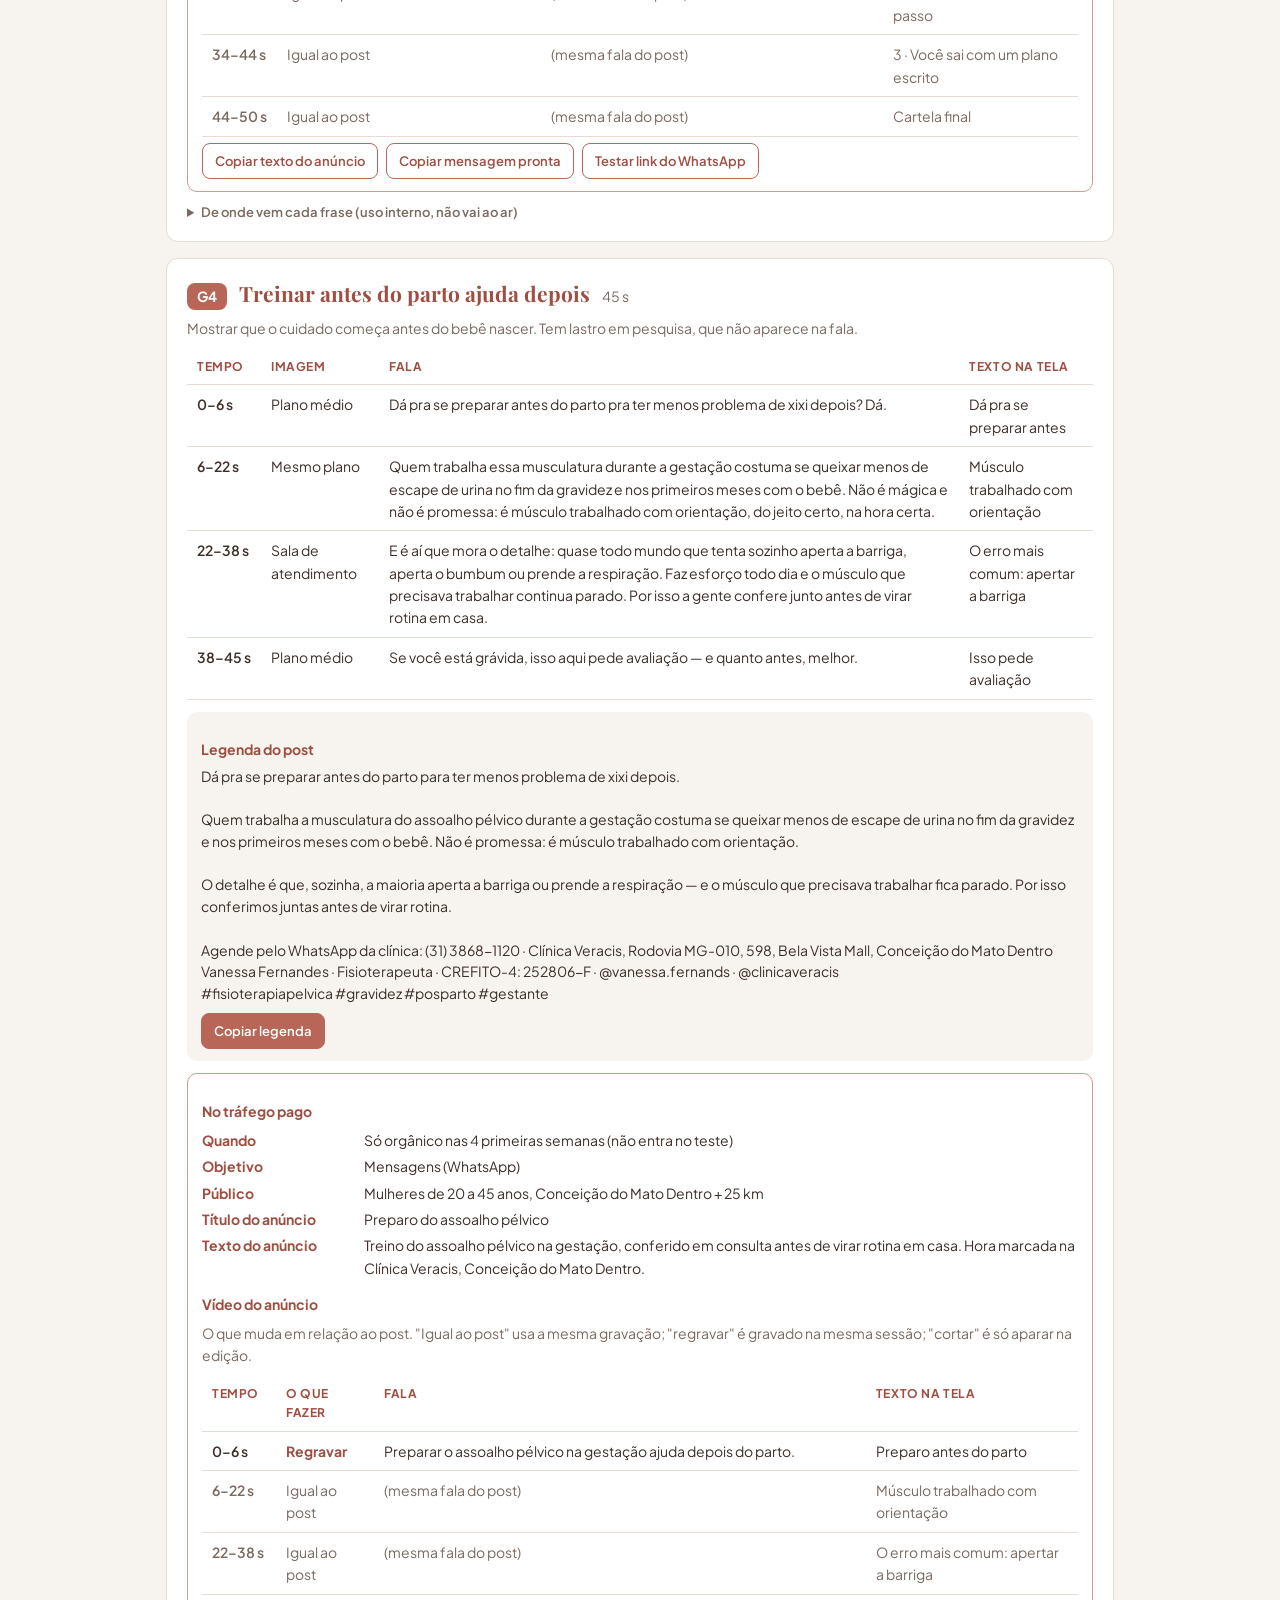
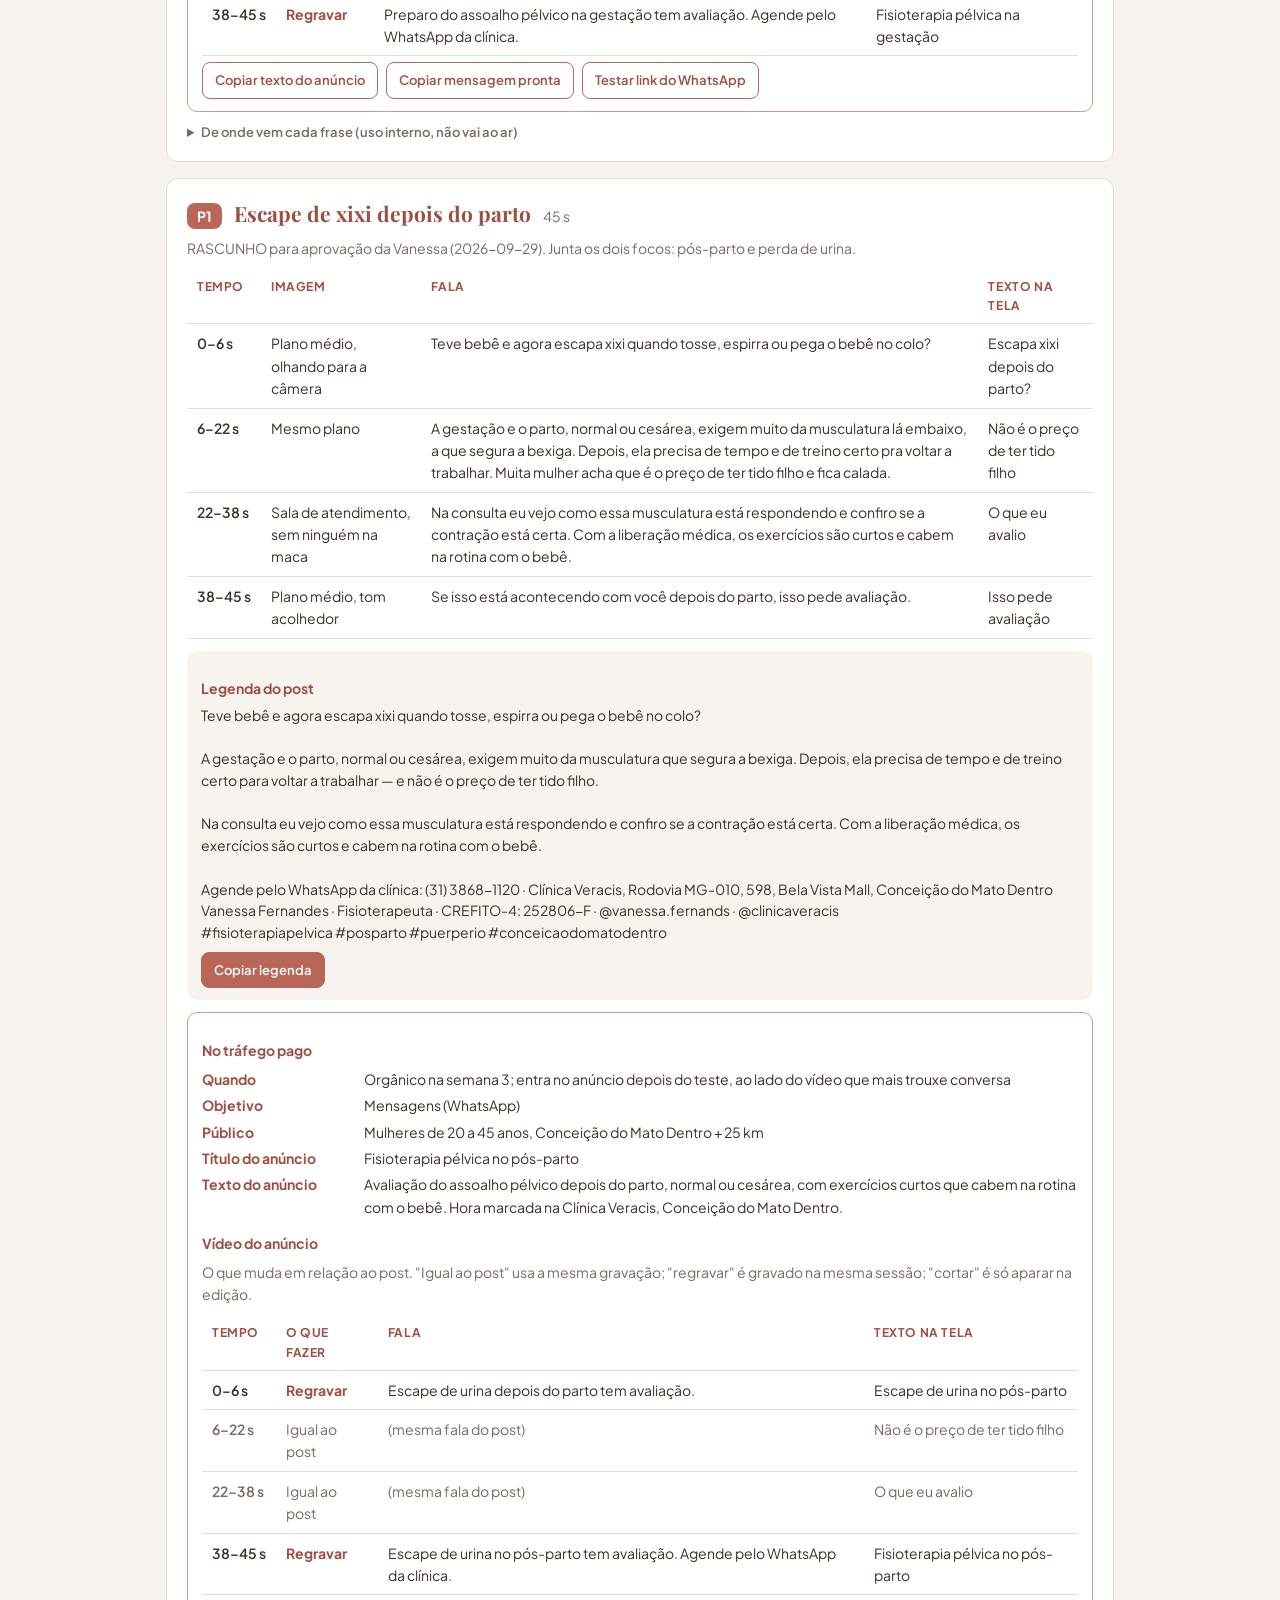
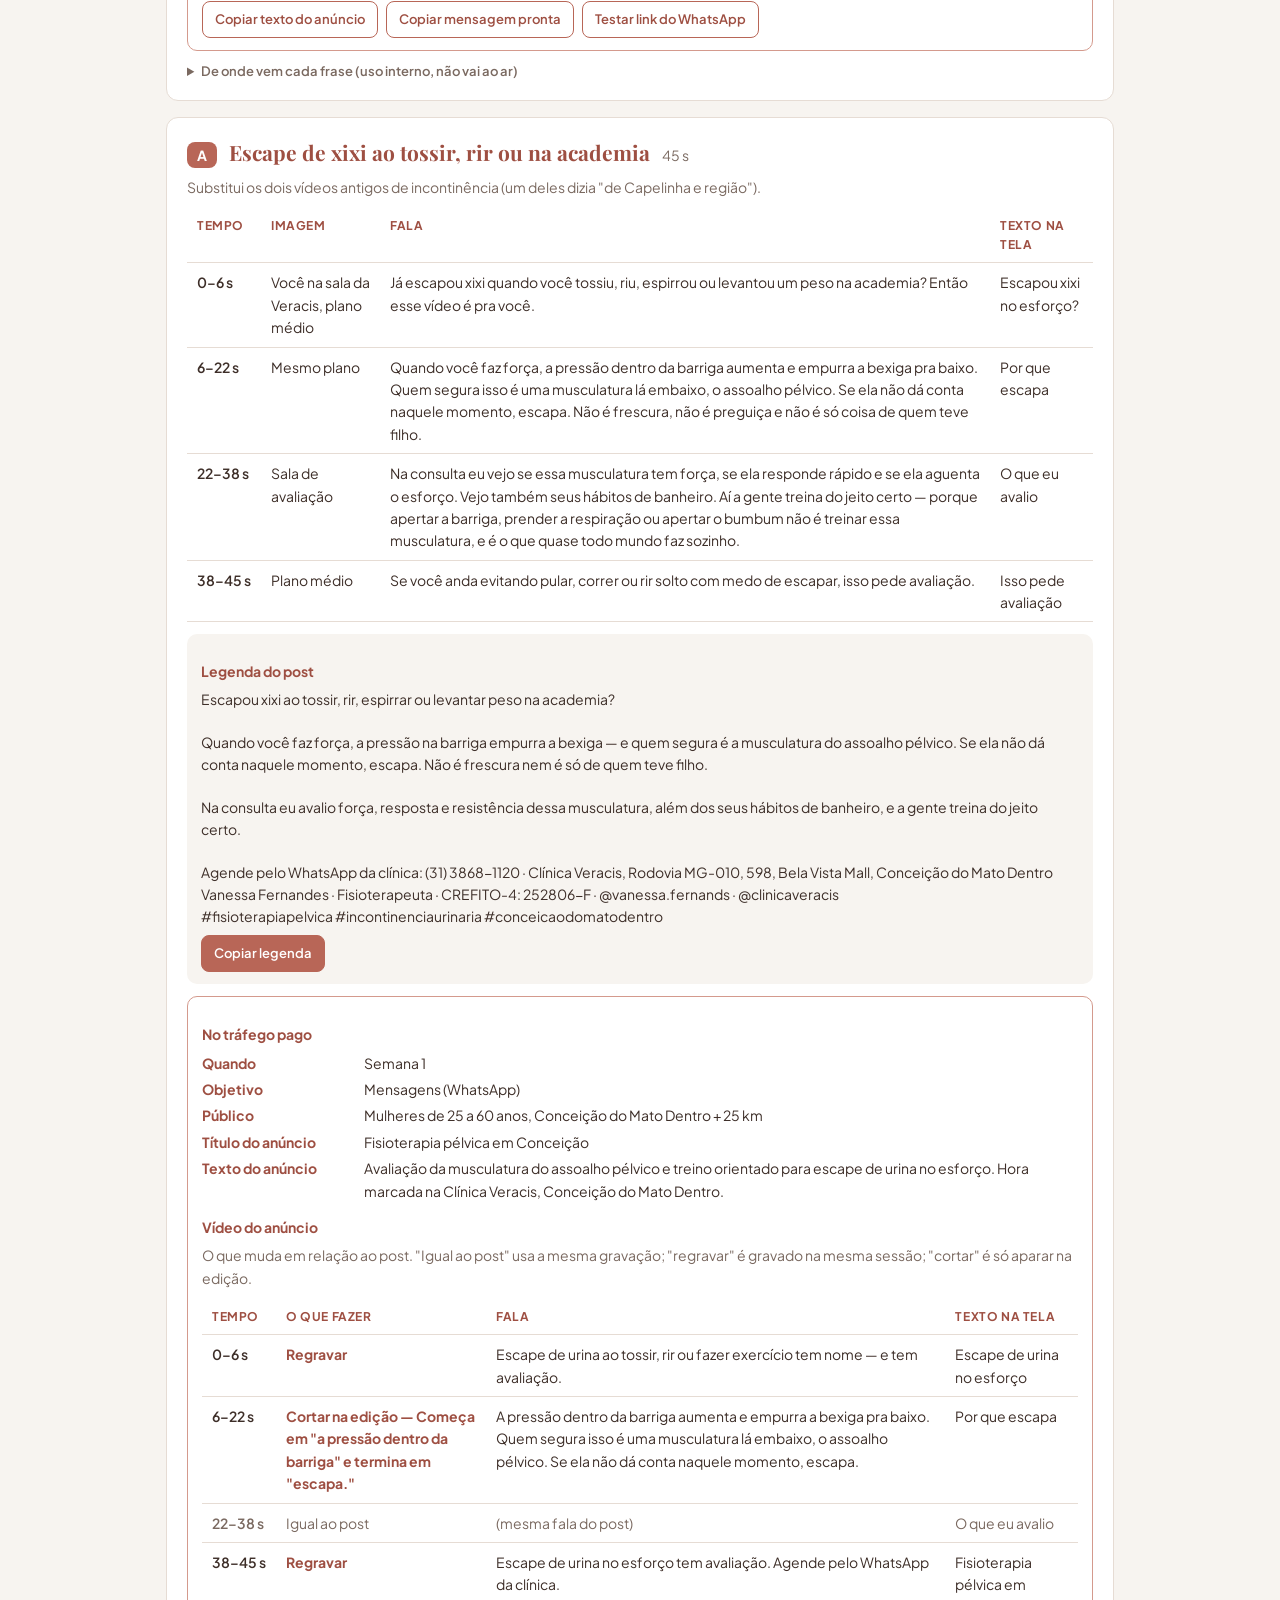
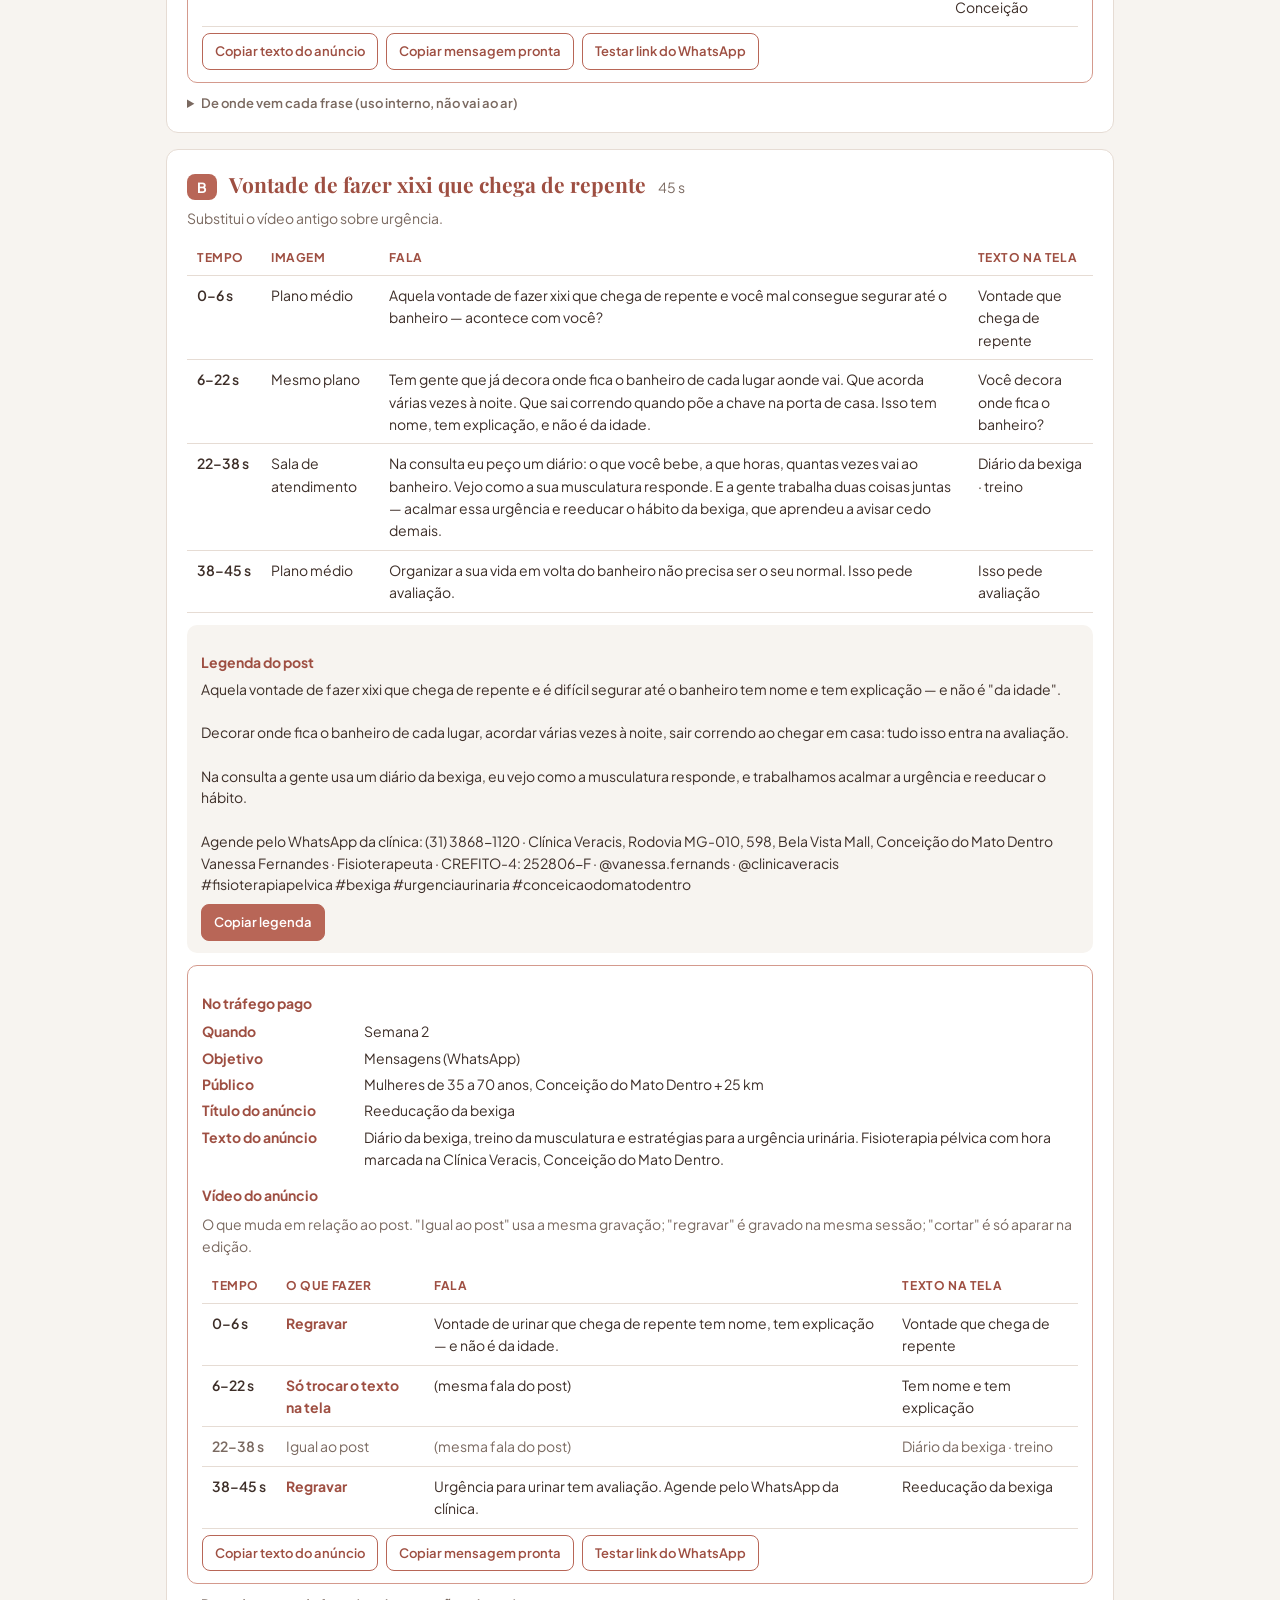
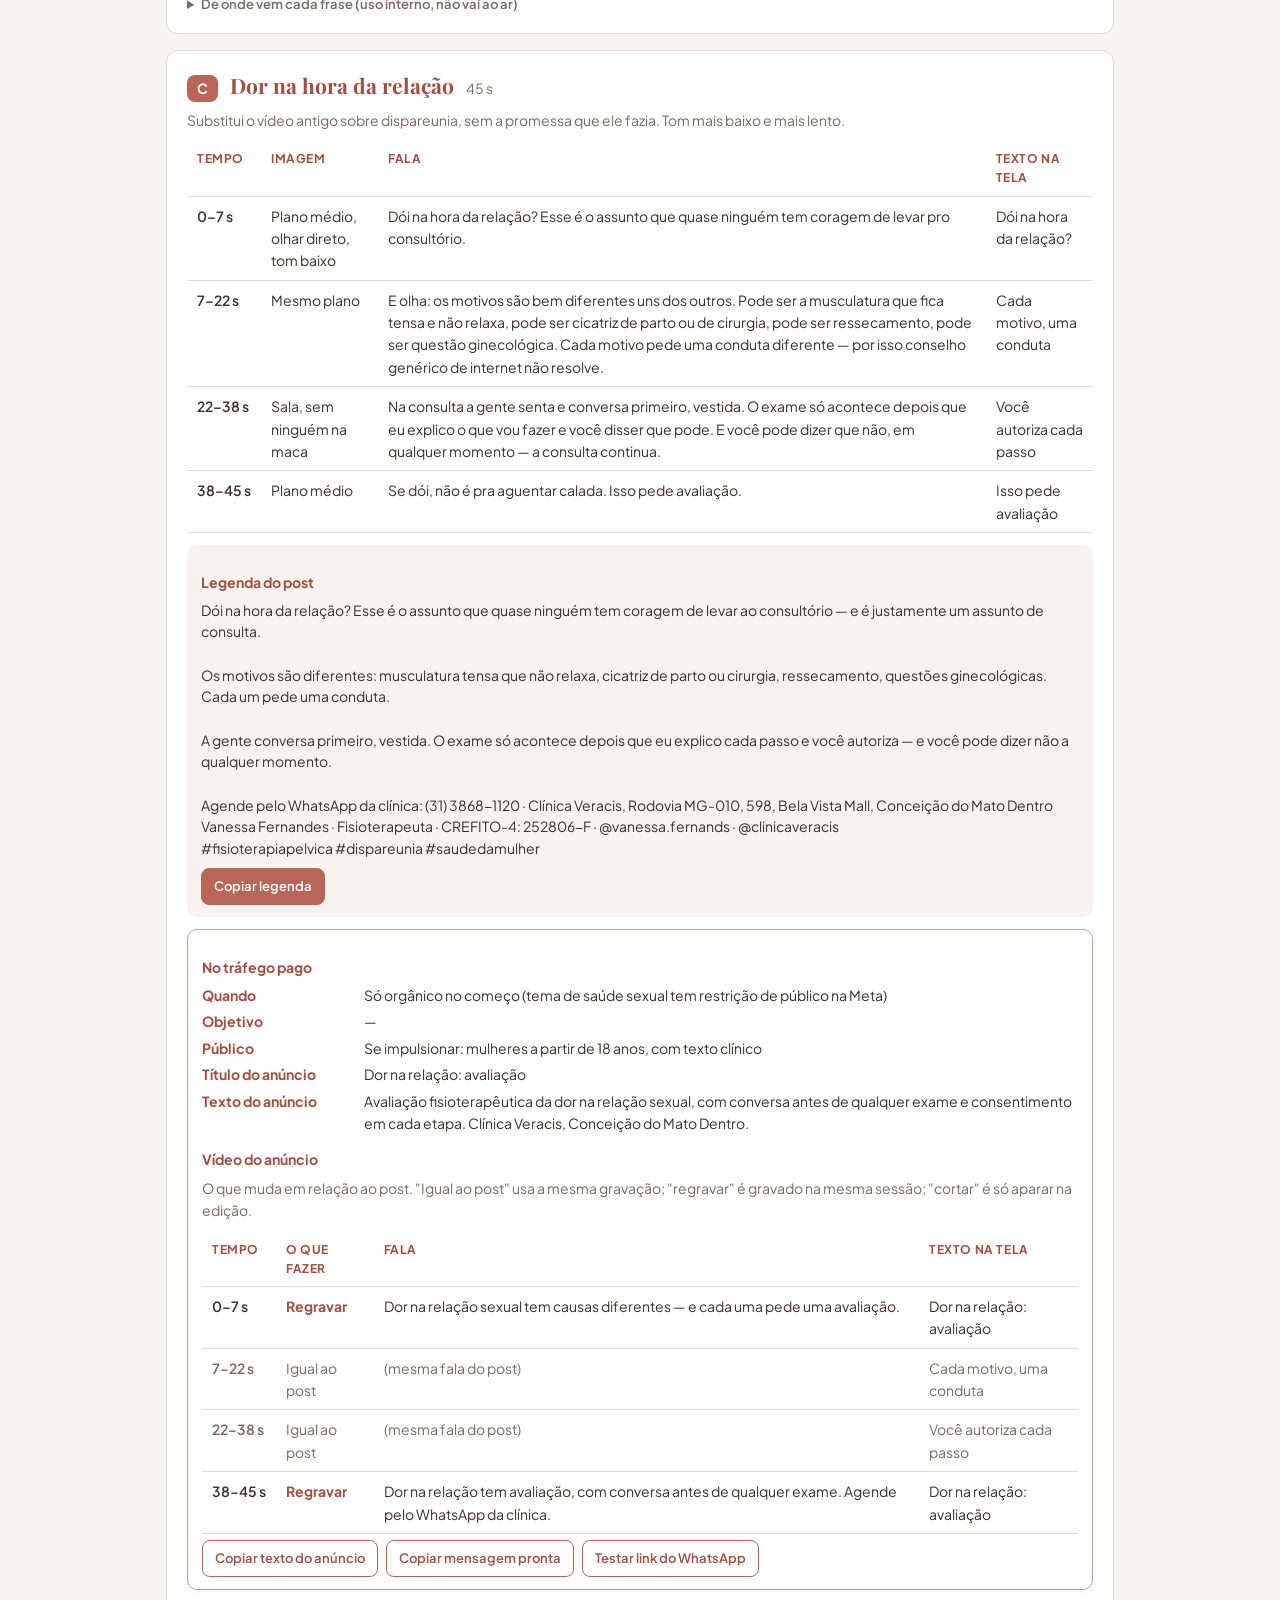
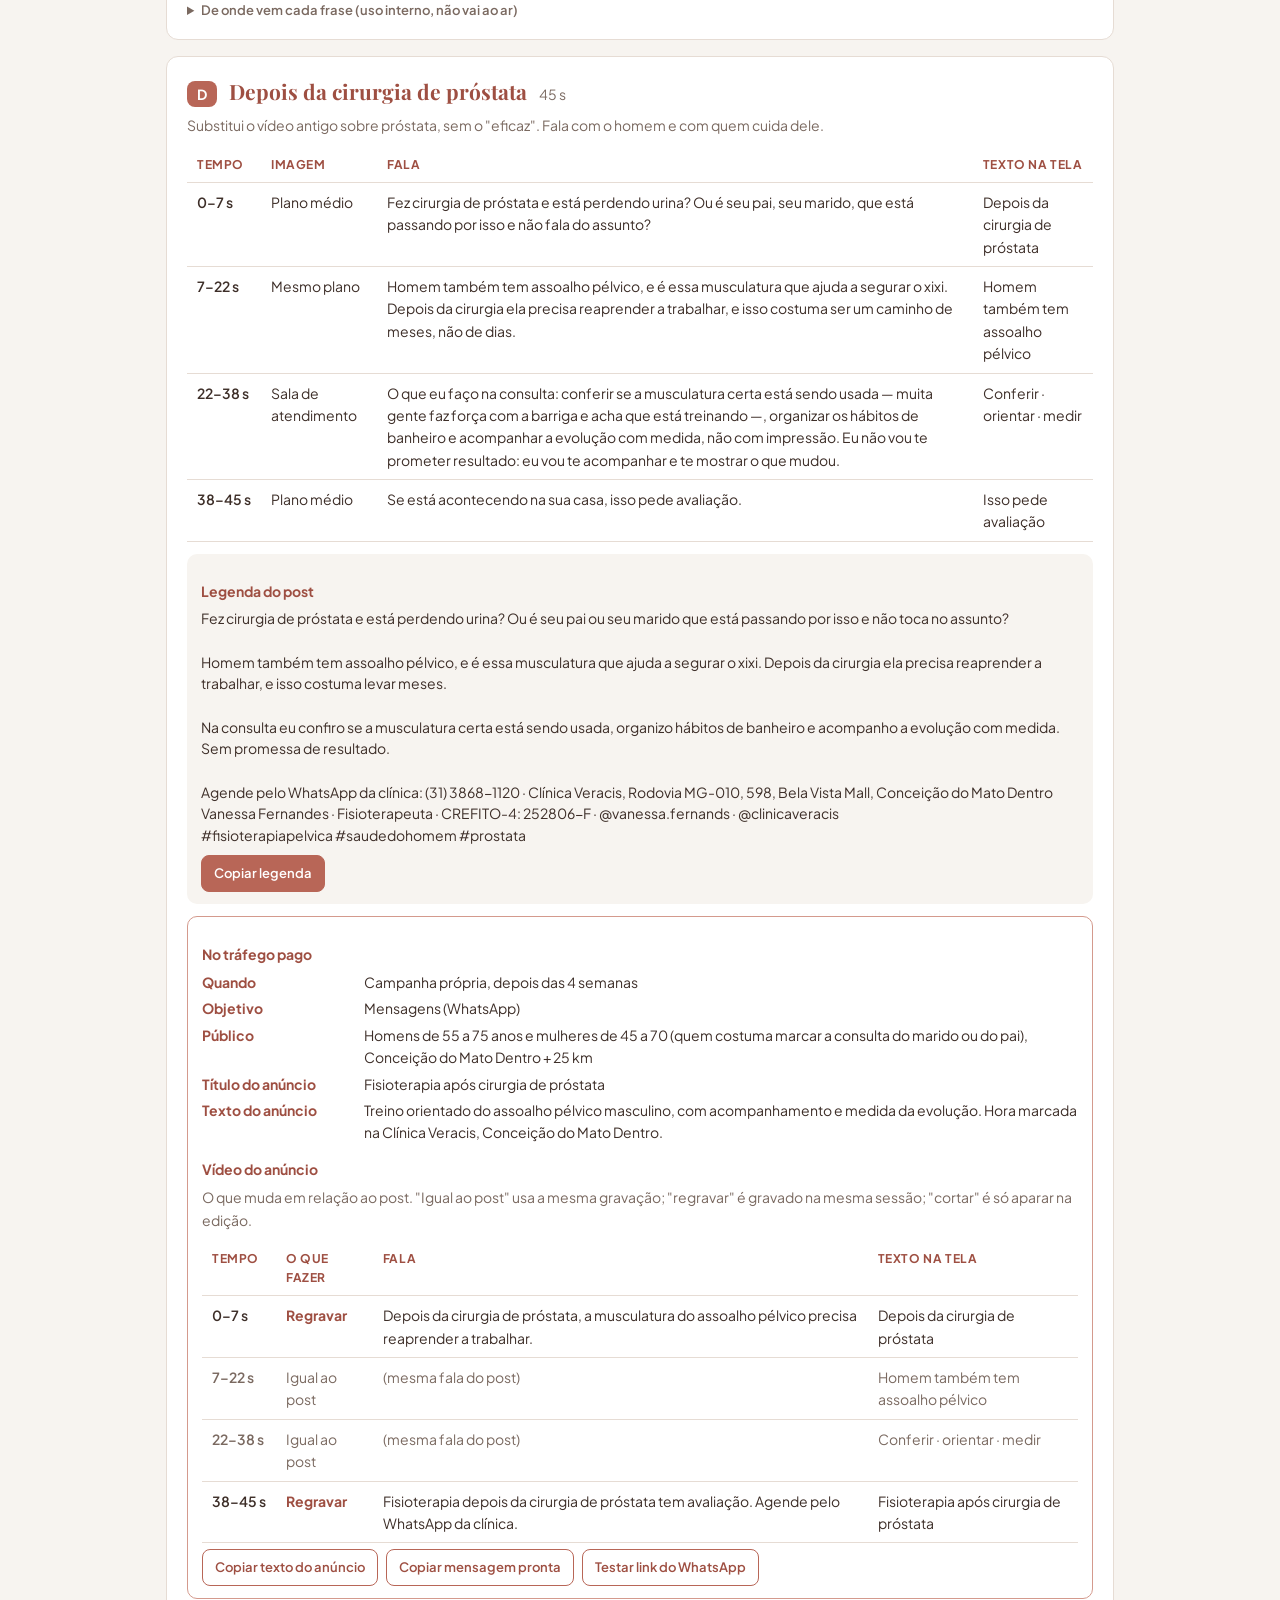
<file: roteiros.html>
<!doctype html>
<html lang="pt-BR">
<head>
<meta charset="utf-8">
<meta name="viewport" content="width=device-width, initial-scale=1">
<link rel="icon" href="data:,">
<meta name="robots" content="noindex, nofollow">
<title>Roteiros — Vanessa Fernandes</title>
<link rel="stylesheet" href="https://fonts.googleapis.com/css2?family=Playfair+Display:wght@600;700&family=Plus+Jakarta+Sans:wght@400;600;700&display=swap">
<link rel="stylesheet" href="css/roteiros.css">
<link rel="stylesheet" href="css/navegacao.css">
</head>
<body>
<header class="topo">
  <div class="marca"><span class="nome">Vanessa Fernandes</span><span class="esp">Roteiros de Reels · tráfego pago</span></div>
  <a class="link-inicio" href="index.html">← Início</a>
</header>

<main>
  <section class="cartao intro">
    <h1>Roteiros para gravar</h1>
    <p>Cada roteiro tem as falas, o texto que vai na tela e a legenda pronta para copiar. No fim de cada um, o bloco
    <b>No tráfego pago</b> diz se vale impulsionar, para quem, e traz o texto do anúncio e o link do WhatsApp.</p>
    <p class="apoio">Padrão de todos: cerca de 45 segundos, uma pergunta sobre o que a paciente sente na abertura,
    linguagem do dia a dia e fecho em "isso pede avaliação". Nenhuma fala cita estudo ou número.</p>
    <p class="apoio"><b>Ordem:</b> gestação e pós-parto, e perda de urina, abrem o calendário e o teste de anúncios. Dor na relação,
    próstata (pós-cirúrgico) e perna inchada vêm em seguida e substituem os Reels antigos desses temas.</p>
  </section>

  <section class="cartao">
    <h2>Antes de gravar</h2>
    <ul id="gravacao"></ul>
    <div class="duas">
      <div><h3>Selo na tela, do início ao fim</h3><p class="selo" id="selo"></p></div>
      <div><h3>Cartela final (3 segundos)</h3><pre class="cartela" id="cartela"></pre></div>
    </div>
  </section>

  <section class="cartao destaque">
    <h2>Como o tráfego pago entra</h2>
    <ol class="funil">
      <li><b>Publique primeiro no orgânico.</b> Deixe o Reel alguns dias no perfil antes de colocar dinheiro.</li>
      <li><b>Crie o anúncio no Gerenciador de Anúncios</b>, com objetivo <b>Mensagens → WhatsApp</b> desde a semana 1, público na cidade + 25 km.
        <b>Não use o botão "Impulsionar" do post:</b> ele leva junto a legenda original, que abre com uma pergunta sobre a saúde de quem lê.</li>
      <li><b>Suba o "Vídeo do anúncio"</b> de cada roteiro: abertura, fecho e textos de tela neutros, gravados na mesma sessão. A Meta proíbe
        anúncio que pergunte ou insinue a condição de saúde de quem vê ou da família — em qualquer parte do vídeo, não só no começo.
        "Escapou xixi?" serve no post, não no anúncio.</li>
      <li><b>Mensagem pronta com código.</b> Configure a mensagem do anúncio com o código do vídeo (ex.: "código A"). Quando a
        paciente chama, você sabe qual vídeo a trouxe — sem que a mensagem fale da queixa dela.</li>
      <li><b>Registre no prontuário:</b> "Como chegou: Instagram" e, em "Encaminhada por", o código do vídeo.</li>
      <li><b>Um conjunto de anúncios por vídeo, com o mesmo valor por dia.</b> Com dois vídeos no mesmo conjunto, a Meta costuma
        concentrar o dinheiro em um deles logo no começo, e a comparação deixa de ser justa.</li>
      <li><b>Toda semana, corte o vídeo que trouxe menos conversas</b> e passe o valor para o que trouxe mais. Diferença de uma ou
        duas conversas é empate: os dois ficam mais uma semana.</li>
    </ol>
    <h3>Calendário das 4 primeiras semanas</h3>
    <div class="tabela"><table>
      <thead><tr><th>Semana</th><th>O que rodar</th><th>Objetivo</th></tr></thead>
      <tbody>
        <tr><td>1</td><td>A — escape no esforço · G3 — primeira consulta</td><td>Mensagens</td></tr>
        <tr><td>2</td><td>B — urgência · G1 — escape na gravidez</td><td>Mensagens</td></tr>
        <tr><td>3</td><td>Os dois que mais trouxeram conversa</td><td>Mensagens</td></tr>
        <tr><td>4</td><td>O melhor de todos</td><td>Reconhecimento, para a cidade te conhecer</td></tr>
      </tbody>
    </table></div>
    <p class="apoio">O valor por dia é decisão sua: escolha um que dê para manter as quatro semanas sem aperto. Anúncio segue as mesmas
    regras do conselho que o post: nome, CREFITO e data na peça, sem promessa, sem depoimento, sem preço.</p>
  </section>

  <nav class="filtros" id="filtros" aria-label="Filtrar roteiros"></nav>
  <div id="lista"></div>

  <section class="cartao">
    <h2>Antes de publicar, confira</h2>
    <ul class="check" id="checklist"></ul>
    <h3>Nunca dizer</h3>
    <p class="nunca" id="nunca"></p>
  </section>

  <section class="cartao">
    <h2>Não regravar</h2>
    <ul id="descartados"></ul>
  </section>
</main>

<div id="toast" role="status"></div>
<script src="js/roteiros.js"></script>
<script src="js/roteiros-pagina.js"></script>
</body>
</html>
</file>
<file: css/navegacao.css>
/* css/navegacao.css — Transição suave entre as páginas do site e o
   link "Início" comum a todas.

   A transição usa a View Transitions API entre documentos (Chrome e
   Edge atuais). Onde não houver suporte, a troca de página é a normal
   — nada quebra. Quem pede menos animação no sistema não vê nenhuma. */
@view-transition { navigation: auto; }
::view-transition-old(root), ::view-transition-new(root){ animation-duration:.22s; }
@media (prefers-reduced-motion: reduce){
  @view-transition { navigation: none; }
}

/* Link de volta ao início */
.link-inicio{ display:inline-flex; align-items:center; gap:6px; font:600 14px/1 'Plus Jakarta Sans','Segoe UI',Arial,sans-serif;
  color:#9E4F42; text-decoration:none; padding:8px 12px; border:1px solid #D9CCC3; border-radius:8px; background:#fff; white-space:nowrap; }
.link-inicio:hover, .link-inicio:focus-visible{ border-color:#B86657; outline:none; }
@media print{ .link-inicio{ display:none !important; } }
</file>
<file: css/roteiros.css>
/* css/roteiros.css — Página de roteiros. Paleta de css/tokens.css. */
:root{ --terracota:#B86657; --deep:#9E4F42; --cafe:#3D2E28; --areia:#F7F4F0;
       --rosegold:#D49A8D; --linha:#E6DCD4; --tenue:#7A6960; }
*{ box-sizing:border-box; }
html,body{ margin:0; }
body{ background:var(--areia); color:var(--cafe); font:15px/1.6 'Plus Jakarta Sans','Segoe UI',Arial,sans-serif; }
[hidden]{ display:none !important; }
.topo{ background:#fff; border-bottom:1px solid var(--linha); padding:12px 16px; display:flex; flex-wrap:wrap;
  gap:10px 16px; align-items:center; justify-content:space-between; position:sticky; top:0; z-index:5; }
.marca .nome{ font-family:'Playfair Display',Georgia,serif; font-weight:700; font-size:20px; color:var(--terracota); display:block; line-height:1.1; }
.marca .esp{ font-size:11px; letter-spacing:.16em; text-transform:uppercase; color:var(--tenue); }
.voltar{ color:var(--deep); font-weight:600; text-decoration:none; }
main{ max-width:980px; margin:0 auto; padding:20px 16px 60px; }
.cartao{ background:#fff; border:1px solid var(--linha); border-radius:12px; padding:18px 20px; margin-bottom:16px; }
.destaque{ border-left:5px solid var(--terracota); }
h1{ font-family:'Playfair Display',Georgia,serif; color:var(--deep); font-size:28px; margin:0 0 6px; }
h2{ font-size:13px; letter-spacing:.08em; text-transform:uppercase; color:var(--deep); margin:0 0 10px; }
h3{ font-size:14px; color:var(--deep); margin:14px 0 6px; }
p{ margin:0 0 10px; }
.apoio{ color:var(--tenue); font-size:14px; }
ul,ol{ margin:0 0 10px; padding-left:20px; }
li{ margin-bottom:5px; }
.duas{ display:grid; grid-template-columns:1fr 1fr; gap:16px; }
@media (max-width:700px){ .duas{ grid-template-columns:1fr; } }
.selo{ background:var(--areia); padding:10px 12px; border-radius:8px; font-weight:600; }
.cartela{ background:var(--areia); padding:10px 12px; border-radius:8px; font:13px/1.55 'Plus Jakarta Sans','Segoe UI',Arial,sans-serif; white-space:pre-wrap; margin:0; }
.funil li{ margin-bottom:8px; }
.tabela{ overflow-x:auto; }
table{ width:100%; border-collapse:collapse; font-size:14px; }
th,td{ text-align:left; vertical-align:top; padding:8px 10px; border-bottom:1px solid var(--linha); }
th{ font-size:12px; text-transform:uppercase; letter-spacing:.05em; color:var(--deep); }

.filtros{ display:flex; flex-wrap:wrap; gap:8px; margin:6px 0 14px; }
.filtros button{ padding:8px 14px; border-radius:99px; border:1px solid var(--terracota); background:#fff; color:var(--deep);
  font:inherit; font-size:14px; font-weight:600; cursor:pointer; }
.filtros button[aria-pressed=true]{ background:var(--terracota); color:#fff; }

.roteiro .cab{ display:flex; flex-wrap:wrap; gap:6px 12px; align-items:baseline; margin-bottom:6px; }
.codigo{ background:var(--terracota); color:#fff; font-weight:700; border-radius:8px; padding:2px 10px; font-size:14px; }
.roteiro h2.tit{ font-family:'Playfair Display',Georgia,serif; text-transform:none; letter-spacing:0; font-size:21px; margin:0; }
.dur{ color:var(--tenue); font-size:14px; }
.cenas td:first-child{ white-space:nowrap; font-weight:600; }
.cenas .fala{ min-width:220px; }
@media (max-width:700px){
  .cenas thead{ display:none; }
  .cenas tr{ display:block; border-bottom:1px solid var(--linha); padding:8px 0; }
  .cenas td{ display:block; border:0; padding:3px 0; }
  .cenas td::before{ content:attr(data-rotulo); display:block; font-size:11px; text-transform:uppercase; letter-spacing:.06em; color:var(--deep); }
}
.caixa{ background:var(--areia); border-radius:10px; padding:12px 14px; margin-top:12px; }
.caixa pre{ white-space:pre-wrap; font:14px/1.55 'Plus Jakarta Sans','Segoe UI',Arial,sans-serif; margin:0 0 8px; }
.trafego{ border:1px solid var(--rosegold); background:#fff; }
.trafego dl{ display:grid; grid-template-columns:150px 1fr; gap:4px 12px; margin:0 0 8px; font-size:14px; }
@media (max-width:560px){ .trafego dl{ grid-template-columns:1fr; } }
.trafego dt{ font-weight:700; color:var(--deep); }
.trafego dd{ margin:0; }
.linha-botoes{ display:flex; flex-wrap:wrap; gap:8px; margin-top:6px; }
button.copiar, a.botao{ padding:7px 12px; border-radius:8px; border:1px solid var(--terracota); background:#fff; color:var(--deep);
  font:inherit; font-size:13px; font-weight:600; cursor:pointer; text-decoration:none; display:inline-block; }
button.copiar.pri{ background:var(--terracota); color:#fff; }
details{ margin-top:10px; font-size:13px; color:var(--tenue); }
details summary{ cursor:pointer; font-weight:600; }
details li{ margin-bottom:6px; word-break:break-word; }
.check{ list-style:none; padding:0; }
.check li::before{ content:"☐ "; color:var(--terracota); }
.nunca{ color:#A33A2E; font-weight:600; }
#toast{ position:fixed; left:50%; bottom:18px; transform:translateX(-50%); background:var(--cafe); color:#fff; padding:10px 16px;
  border-radius:10px; font-size:14px; display:none; z-index:20; }
.trafego h3{ margin-top:14px; }
.cenas.anuncio tr.igual td{ color:var(--tenue); }
.cenas.anuncio tr.muda td.como{ font-weight:700; color:var(--deep); }
</file>
<file: css/aprovar.css>
/* css/aprovar.css — Página "Para aprovar". Base em css/roteiros.css. */
.intro p:last-child{ margin-bottom:0; }
.progresso{ display:inline-block; margin-top:4px; font-weight:700; color:var(--deep); }
h3.grupo{ font-size:12.5px; letter-spacing:.08em; text-transform:uppercase; color:var(--tenue); margin:26px 0 10px; }
.item h2{ font-family:'Playfair Display',Georgia,serif; font-size:21px; letter-spacing:0; text-transform:none; margin:6px 0 6px; }
.item.respondido{ border-left:5px solid var(--terracota); }
.item-cab{ display:flex; flex-wrap:wrap; align-items:center; gap:6px 10px; font-size:12.5px; }
.tag{ background:var(--areia); color:var(--deep); font-weight:700; padding:3px 9px; border-radius:999px; }
.desde{ color:var(--tenue); }
.estado{ margin-left:auto; font-weight:700; color:var(--deep); }
.porque{ color:var(--cafe); }
.mudou{ background:#FFF4E5; border-left:4px solid #C98A2B; padding:8px 12px; border-radius:6px; font-size:14px; }
.textos{ background:var(--areia); border-radius:10px; padding:4px 14px; margin:8px 0 10px; }
.textos summary{ cursor:pointer; font-weight:700; color:var(--deep); padding:10px 0; min-height:24px; }
.trecho{ border-top:1px solid var(--linha); padding:10px 0 4px; }
.trecho h4{ font-size:13px; color:var(--deep); margin:0 0 4px; }
.trecho p, .trecho li{ font-size:14.5px; }
.trecho .nota{ background:#fff; border-left:3px solid var(--rosegold); padding:6px 10px; border-radius:6px; }
.links{ display:flex; flex-wrap:wrap; gap:8px; }
.links a{ color:var(--deep); font-weight:700; font-size:14px; text-decoration:none; padding:8px 12px; border:1px solid var(--linha); border-radius:8px; }
.links a:hover, .links a:focus-visible{ border-color:var(--terracota); outline:none; }
.votos{ display:flex; gap:8px; margin:6px 0 8px; }
.voto{ flex:1; max-width:200px; min-height:44px; font:700 15px/1 'Plus Jakarta Sans','Segoe UI',Arial,sans-serif; border-radius:10px;
  border:1.5px solid var(--linha); background:#fff; color:var(--cafe); cursor:pointer; }
.voto:hover, .voto:focus-visible{ border-color:var(--terracota); outline:none; }
.voto.aprovo[aria-pressed="true"]{ background:#4F7A5A; border-color:#4F7A5A; color:#fff; }
.voto.mudar[aria-pressed="true"]{ background:var(--terracota); border-color:var(--terracota); color:#fff; }
.item textarea{ width:100%; font:14.5px/1.5 'Plus Jakarta Sans','Segoe UI',Arial,sans-serif; color:var(--cafe);
  border:1px solid var(--linha); border-radius:8px; padding:8px 10px; resize:vertical; }
.item textarea:focus{ outline:2px solid var(--terracota); outline-offset:1px; }
.envio{ position:sticky; bottom:0; z-index:4; background:#fff; border-top:1px solid var(--linha); box-shadow:0 -4px 16px rgba(61,46,40,.06); }
.envio .in{ max-width:980px; margin:0 auto; padding:10px 16px; display:flex; flex-wrap:wrap; align-items:center; gap:8px 12px; }
.envio button{ min-height:44px; padding:0 16px; font:700 15px/1 'Plus Jakarta Sans','Segoe UI',Arial,sans-serif; border-radius:10px; cursor:pointer; }
.envio .pri{ background:var(--terracota); color:#fff; border:1px solid var(--terracota); }
.envio .sec{ background:#fff; color:var(--deep); border:1px solid var(--linha); }
.envio button:disabled{ opacity:.45; cursor:default; }
#a-aviso{ font-size:14px; color:var(--tenue); }
main{ padding-bottom:96px; }
@media (max-width:600px){
  .envio .in{ padding:8px 12px; gap:6px 8px; }
  .envio button{ flex:1 1 0; padding:0 10px; font-size:14px; }
  #a-aviso{ flex-basis:100%; }
}
</file>
<file: css/tokens.css>
/* ════════════════════════════════════════════════════════════════
   tokens.css — Design tokens da marca Vanessa Fernandes
   Fisioterapia Pélvica · Suíte Clínica offline-first

   Este arquivo é a única fonte de verdade visual da aplicação.
   Tudo que é crítico para leitura e impressão vive aqui, para que
   a suíte continue utilizável se os CDNs estiverem indisponíveis.
   ════════════════════════════════════════════════════════════════ */

:root {
  /* ---- Paleta institucional ---- */
  --terracota:      #B86657;
  --terracota-deep: #9E4F42;
  --cafe:           #3D2E28;
  --areia:          #F7F4F0;
  --rosegold:       #D49A8D;
  --branco:         #FFFFFF;

  /* ---- Derivados de apoio (tons de trabalho da interface) ---- */
  --cafe-suave:     #6B564D;
  --cafe-tenue:     #8A7268;
  --linha:          #E3D9D2;
  --linha-forte:    #CBBDB3;
  --areia-fundo:    #EDE6DF;
  --terracota-leve: #FBF3F1;

  /* ---- Cores semânticas de severidade (convenção interna de UI) ---- */
  --sev-ok:      #2F6B4F;  --sev-ok-bg:      #E6F1EB;
  --sev-atencao: #8A6A1F;  --sev-atencao-bg: #F6EEDC;
  --sev-alerta:  #A8541F;  --sev-alerta-bg:  #F8EADC;
  --sev-grave:   #8C2F26;  --sev-grave-bg:   #F6E0DC;

  /* ---- Tipografia ---- */
  --fonte-titulo: 'Playfair Display', Georgia, 'Times New Roman', serif;
  --fonte-corpo:  'Plus Jakarta Sans', 'Segoe UI', system-ui, -apple-system, Arial, sans-serif;

  /* ---- Escala tipográfica ---- */
  --t-xs:   11px;
  --t-sm:   13px;
  --t-base: 14.5px;
  --t-md:   16px;
  --t-lg:   19px;
  --t-xl:   23px;
  --t-2xl:  30px;

  /* ---- Espaçamento ---- */
  --e-1: 4px;
  --e-2: 8px;
  --e-3: 12px;
  --e-4: 16px;
  --e-5: 22px;
  --e-6: 30px;
  --e-7: 42px;

  /* ---- Formas e profundidade ---- */
  --raio-sm: 5px;
  --raio:    9px;
  --raio-lg: 14px;
  --sombra:      0 1px 2px rgba(61,46,40,.05), 0 10px 28px -18px rgba(61,46,40,.22);
  --sombra-alta: 0 2px 6px rgba(61,46,40,.07), 0 18px 40px -20px rgba(61,46,40,.28);

  /* ---- Medidas de impressão A4 ---- */
  --a4-largura-util: 182mm;   /* 210mm - 2 x 14mm de margem */
  --timbre-altura:   18mm;
}

/* ════════════════════════════════════════════════════════════════
   Base — independente de Tailwind.
   Se o CDN não carregar, a aplicação continua legível.
   ════════════════════════════════════════════════════════════════ */
* { box-sizing: border-box; }

html { -webkit-text-size-adjust: 100%; }

body {
  margin: 0;
  background: var(--areia);
  color: var(--cafe);
  font-family: var(--fonte-corpo);
  font-size: var(--t-base);
  line-height: 1.6;
  -webkit-font-smoothing: antialiased;
}

h1, h2, h3, h4, .titulo { font-family: var(--fonte-titulo); font-weight: 600; }
h1 { font-size: var(--t-2xl); line-height: 1.15; margin: 0 0 var(--e-3); letter-spacing: -.015em; }
h2 { font-size: var(--t-xl); line-height: 1.2;  margin: 0; letter-spacing: -.012em; }
h3 { font-size: var(--t-lg); line-height: 1.28; margin: var(--e-5) 0 var(--e-2); }
h4 { font-size: var(--t-md); line-height: 1.3;  margin: var(--e-4) 0 var(--e-2); }
p  { margin: 0 0 var(--e-3); }
a  { color: var(--terracota-deep); }

/* ---- Utilitários próprios (não dependem do Tailwind) ---- */
.vf-oculto   { display: none !important; }
.vf-so-impr  { display: none; }          /* só aparece no papel */
.no-print    { }                          /* alvo das regras de print.css */

.vf-container { max-width: 1180px; margin: 0 auto; padding: 0 var(--e-5); }

/* ---- Cartão de seção ---- */
.vf-card {
  background: var(--branco);
  border: 1px solid var(--linha);
  border-radius: var(--raio);
  box-shadow: var(--sombra);
  margin-bottom: var(--e-4);
  overflow: hidden;
}
.vf-card-cab {
  display: flex; align-items: center; gap: var(--e-3);
  padding: var(--e-3) var(--e-5);
  border-bottom: 1px solid var(--areia-fundo);
  background: linear-gradient(to bottom, #FDFBFA, var(--branco));
}
.vf-card-num {
  flex: none; width: 28px; height: 28px; border-radius: 50%;
  background: var(--terracota-leve); color: var(--terracota-deep);
  display: flex; align-items: center; justify-content: center;
  font-size: var(--t-xs); font-weight: 700; font-family: var(--fonte-corpo);
}
.vf-card-corpo { padding: var(--e-4) var(--e-5) var(--e-5); }

/* ---- Campos ---- */
.vf-rotulo {
  display: block;
  font-size: var(--t-xs);
  font-weight: 600;
  letter-spacing: .055em;
  text-transform: uppercase;
  color: var(--cafe-suave);
  margin-bottom: var(--e-1);
}
.vf-campo {
  width: 100%;
  background: var(--branco);
  border: 1px solid var(--linha);
  border-radius: var(--raio-sm);
  padding: 7px 10px;
  font-family: var(--fonte-corpo);
  font-size: var(--t-base);
  color: var(--cafe);
  transition: border-color .15s, box-shadow .15s;
}
.vf-campo:focus {
  outline: none;
  border-color: var(--terracota);
  box-shadow: 0 0 0 3px rgba(184,102,87,.13);
}
.vf-campo:disabled { background: var(--areia-fundo); color: var(--cafe-tenue); cursor: not-allowed; }
textarea.vf-campo { resize: vertical; min-height: 62px; line-height: 1.55; }

/* ---- Grupos de opção ---- */
.vf-opcoes { display: flex; flex-wrap: wrap; gap: 6px; }
.vf-opcoes label {
  display: inline-flex; align-items: center; gap: 6px; cursor: pointer;
  background: var(--branco); border: 1px solid var(--linha);
  border-radius: 999px; padding: 5px 11px;
  font-size: var(--t-sm); color: var(--cafe);
  transition: border-color .13s, background .13s;
}
.vf-opcoes label:hover { border-color: var(--rosegold); }
.vf-opcoes input { accent-color: var(--terracota); width: 14px; height: 14px; flex: none; }
.vf-opcoes label:has(input:checked) { background: var(--terracota-leve); border-color: var(--terracota); }
.vf-opcoes label:has(input:checked) span { font-weight: 600; color: var(--terracota-deep); }
.vf-opcoes input:disabled { cursor: not-allowed; }
.vf-opcoes label:has(input:disabled) { opacity: .45; cursor: not-allowed; }

/* ---- Badge de severidade ---- */
.vf-badge {
  display: inline-flex; align-items: center; gap: 6px;
  font-size: var(--t-xs); font-weight: 700;
  padding: 4px 11px; border-radius: 999px;
  letter-spacing: .02em; white-space: nowrap;
}
.vf-badge[data-sev="ok"]      { background: var(--sev-ok-bg);      color: var(--sev-ok); }
.vf-badge[data-sev="atencao"] { background: var(--sev-atencao-bg); color: var(--sev-atencao); }
.vf-badge[data-sev="alerta"]  { background: var(--sev-alerta-bg);  color: var(--sev-alerta); }
.vf-badge[data-sev="grave"]   { background: var(--sev-grave-bg);   color: var(--sev-grave); }
.vf-badge[data-sev="neutro"]  { background: var(--areia-fundo);    color: var(--cafe-suave); }

/* ---- Painel de escore ---- */
.vf-escore {
  display: flex; align-items: baseline; gap: var(--e-2);
  background: var(--terracota-leve);
  border: 1px solid #F0DDD7;
  border-radius: var(--raio-sm);
  padding: 10px 15px;
}
.vf-escore-valor { font-family: var(--fonte-titulo); font-size: 26px; font-weight: 600; color: var(--terracota-deep); line-height: 1; }
.vf-escore-max   { font-size: var(--t-sm); color: var(--cafe-suave); }
.vf-escore .vf-badge { margin-left: auto; }

/* ---- Régua EVA ---- */
.vf-eva { display: flex; align-items: center; gap: var(--e-4); }
.vf-eva input[type=range] {
  -webkit-appearance: none; appearance: none;
  flex: 1; height: 6px; border-radius: 99px; background: transparent;
}
.vf-eva input[type=range]::-webkit-slider-runnable-track {
  height: 6px; border-radius: 99px;
  background: linear-gradient(90deg, #6FAE8C 0%, #E3C567 35%, #D98A4A 70%, #C4554A 100%);
}
.vf-eva input[type=range]::-moz-range-track {
  height: 6px; border-radius: 99px;
  background: linear-gradient(90deg, #6FAE8C 0%, #E3C567 35%, #D98A4A 70%, #C4554A 100%);
}
.vf-eva input[type=range]::-webkit-slider-thumb {
  -webkit-appearance: none; appearance: none;
  width: 20px; height: 20px; margin-top: -7px; border-radius: 50%;
  background: var(--branco); border: 3px solid var(--terracota);
  cursor: pointer; box-shadow: 0 1px 4px rgba(61,46,40,.25);
}
.vf-eva input[type=range]::-moz-range-thumb {
  width: 20px; height: 20px; border-radius: 50%;
  background: var(--branco); border: 3px solid var(--terracota); cursor: pointer;
}
.vf-eva-valor {
  font-family: var(--fonte-titulo); font-size: var(--t-xl);
  color: var(--terracota-deep); width: 34px; text-align: center; flex: none;
}

/* ---- Abas ---- */
.vf-abas { display: flex; gap: var(--e-6); border-top: 1px solid var(--areia-fundo); overflow-x: auto; }
.vf-aba {
  position: relative; padding: 11px 2px; white-space: nowrap;
  font-family: var(--fonte-corpo); font-size: var(--t-base); font-weight: 500;
  color: var(--cafe-suave); background: none; border: none; cursor: pointer;
  transition: color .15s;
}
.vf-aba:hover { color: var(--cafe); }
.vf-aba[aria-selected="true"] { color: var(--terracota-deep); font-weight: 600; }
.vf-aba[aria-selected="true"]::after {
  content: ""; position: absolute; left: 0; right: 0; bottom: -1px;
  height: 2px; background: var(--terracota); border-radius: 2px 2px 0 0;
}
.vf-aba:focus-visible { outline: 2px solid var(--terracota); outline-offset: 3px; border-radius: 3px; }

/* ---- Botões ---- */
.vf-btn {
  font-family: var(--fonte-corpo); font-size: var(--t-sm); font-weight: 500;
  padding: 8px 14px; border-radius: var(--raio-sm); cursor: pointer;
  border: 1px solid var(--linha); background: var(--branco); color: var(--cafe);
  transition: background .15s, border-color .15s, color .15s;
}
.vf-btn:hover { background: var(--areia); }
.vf-btn:focus-visible { outline: 2px solid var(--terracota); outline-offset: 2px; }
.vf-btn-primario {
  background: var(--terracota); border-color: var(--terracota);
  color: var(--branco); font-weight: 600;
}
.vf-btn-primario:hover { background: var(--terracota-deep); border-color: var(--terracota-deep); }

/* ---- Avisos ---- */
.vf-aviso {
  border-left: 3px solid var(--terracota);
  background: var(--branco);
  padding: var(--e-3) var(--e-4);
  border-radius: 0 var(--raio-sm) var(--raio-sm) 0;
  font-size: var(--t-sm); line-height: 1.55;
  box-shadow: var(--sombra);
}
.vf-aviso-titulo {
  display: block; font-size: 10px; font-weight: 700;
  letter-spacing: .13em; text-transform: uppercase;
  color: var(--terracota-deep); margin-bottom: var(--e-1);
}
.vf-aviso[data-tom="atencao"] { border-left-color: var(--sev-alerta); background: var(--sev-alerta-bg); }
.vf-aviso[data-tom="atencao"] .vf-aviso-titulo { color: var(--sev-alerta); }

/* ---- Rodapé legal ---- */
.vf-rodape-legal {
  font-size: var(--t-xs); line-height: 1.5; color: var(--cafe-tenue);
}

/* ---- Grade responsiva simples (sem depender de Tailwind) ---- */
.vf-grade   { display: grid; gap: var(--e-3) var(--e-4); grid-template-columns: 1fr; }
@media (min-width: 760px) {
  .vf-grade-2 { grid-template-columns: repeat(2, minmax(0, 1fr)); }
  .vf-grade-3 { grid-template-columns: repeat(3, minmax(0, 1fr)); }
  .vf-grade-4 { grid-template-columns: repeat(4, minmax(0, 1fr)); }
}
.vf-col-total { grid-column: 1 / -1; }

/* ---- Acessibilidade ---- */
/* Celular: o cabeçalho fixo ocupava quase metade da tela, com os botões
   empilhados e cortados. Fica uma linha (Início + ações que deslizam para
   o lado) e as abas. Os estilos inline do cabeçalho pedem !important. */
@media (max-width: 700px) {
  .vf-cabecalho .vf-cab-linha { gap: var(--e-2) !important; padding: var(--e-2) 0 !important; }
  .vf-cabecalho .marca-tela, .vf-cabecalho #logo-vetor, .vf-cabecalho .vf-cab-nome { display: none !important; }
  .vf-cabecalho .vf-cab-acoes { margin-left: 0 !important; flex: 1 1 0; min-width: 0; flex-wrap: nowrap !important;
    overflow-x: auto; padding-bottom: 2px; -webkit-overflow-scrolling: touch; }
  .vf-cabecalho .vf-cab-acoes .vf-btn { flex: none; white-space: nowrap; }
  .vf-cabecalho #vf-status { display: none; }
}

@media (prefers-reduced-motion: reduce) {
  * { transition: none !important; animation: none !important; scroll-behavior: auto !important; }
}

/* ---------------------------------------------------------------
   COMPONENTES DOS MÓDULOS 2 A 5
   --------------------------------------------------------------- */

/* ---- Matriz do Wexner ---- */
.vf-wexner { border-collapse: collapse; width: 100%; font-size: var(--t-sm); }
.vf-wexner th, .vf-wexner td { border: 1px solid var(--linha); padding: 7px 9px; text-align: center; }
.vf-wexner thead th { background: var(--areia); font-weight: 600; line-height: 1.3; vertical-align: bottom; }
.vf-wexner tbody th { text-align: left; font-weight: 500; background: #FDFBFA; }
.vf-wexner-pt { display: inline-block; margin-top: 3px; font-size: var(--t-xs); color: var(--terracota-deep); font-weight: 700; }
.vf-wexner-cel { display: flex; align-items: center; justify-content: center; cursor: pointer; padding: 3px; }
.vf-wexner-cel input { accent-color: var(--terracota); width: 16px; height: 16px; cursor: pointer; }

/* ---- Cartão VIP de Treino ---- */
.vf-cartao-treino {
  background: var(--branco); border: 1px solid var(--linha); border-radius: var(--raio-lg);
  box-shadow: var(--sombra-alta); padding: var(--e-5) var(--e-5) var(--e-4);
  max-width: 460px; margin-top: var(--e-4);
}
.cartao-cab { border-bottom: 2px solid var(--terracota); padding-bottom: var(--e-3); margin-bottom: var(--e-4); }
.cartao-etiqueta {
  display: block; font-size: 10px; font-weight: 700; letter-spacing: .18em;
  text-transform: uppercase; color: var(--rosegold); margin-bottom: 3px;
}
.cartao-cab h2 { font-size: var(--t-xl); color: var(--terracota-deep); margin: 0; }
.cartao-lista { margin: 0 0 var(--e-4); display: grid; gap: 0; }
.cartao-lista > div {
  display: flex; justify-content: space-between; align-items: baseline; gap: var(--e-3);
  padding: 7px 0; border-bottom: 1px solid var(--areia-fundo);
}
.cartao-lista dt { font-size: var(--t-sm); color: var(--cafe-suave); }
.cartao-lista dd {
  margin: 0; font-family: var(--fonte-titulo); font-size: var(--t-lg);
  font-weight: 600; color: var(--terracota-deep);
}
.cartao-bloco { margin-bottom: var(--e-3); }
.cartao-bloco h3 { font-size: var(--t-base); color: var(--cafe); margin: 0 0 var(--e-2); }
.cartao-bloco ul { margin: 0; padding-left: 18px; font-size: var(--t-sm); line-height: 1.55; }
.cartao-bloco li { margin-bottom: 4px; }
.cartao-bloco li::marker { color: var(--rosegold); }
.cartao-bloco p { font-size: var(--t-sm); margin: 0; }
.cartao-nota {
  background: var(--terracota-leve); border-left: 3px solid var(--terracota);
  padding: 10px 13px; font-size: var(--t-sm); line-height: 1.5;
  border-radius: 0 var(--raio-sm) var(--raio-sm) 0; margin-bottom: var(--e-3);
}
.cartao-rodape {
  border-top: 1px solid var(--areia-fundo); padding-top: var(--e-2); margin-top: var(--e-4);
  font-size: 10.5px; line-height: 1.45; color: var(--cafe-tenue); text-align: center;
}

/* ---- Habit tracker ---- */
.vf-tracker { border-collapse: collapse; width: 100%; font-size: var(--t-sm); }
.vf-tracker th, .vf-tracker td { border: 1px solid var(--linha); padding: 6px; text-align: center; }
.vf-tracker thead th { background: var(--areia); font-weight: 600; width: 56px; }
.vf-tracker thead th:first-child { width: auto; text-align: left; padding-left: 10px; }
.vf-tracker td:first-child { padding: 3px; }
.vf-tracker-rotulo { border: none !important; box-shadow: none !important; font-size: var(--t-sm); }
.vf-tracker-cel { display: flex; align-items: center; justify-content: center; cursor: pointer; }
.vf-tracker-cel input { accent-color: var(--terracota); width: 17px; height: 17px; cursor: pointer; }

/* ---- Âncora de hábito ---- */
.vf-ancora-saida {
  margin-top: var(--e-3); padding: var(--e-3) var(--e-4);
  background: var(--terracota-leve); border-left: 3px solid var(--terracota);
  border-radius: 0 var(--raio-sm) var(--raio-sm) 0;
  font-family: var(--fonte-titulo); font-size: var(--t-lg); color: var(--terracota-deep);
  line-height: 1.4;
}

/* ---- Mensagens de WhatsApp ---- */
.vf-msg { border: 1px solid var(--linha); border-radius: var(--raio-sm); margin-bottom: var(--e-3); overflow: hidden; }
.vf-msg-cab {
  display: flex; align-items: center; gap: var(--e-2); flex-wrap: wrap;
  padding: 9px 13px; background: var(--areia); border-bottom: 1px solid var(--linha);
}
.vf-msg-obj { font-size: var(--t-xs); color: var(--cafe-tenue); flex: 1 1 auto; }
.vf-msg-cab .vf-btn { margin-left: auto; }
.vf-msg-texto {
  margin: 0; padding: var(--e-3) var(--e-4); white-space: pre-wrap;
  font-family: var(--fonte-corpo); font-size: var(--t-sm); line-height: 1.6; background: var(--branco);
}

/* ---- Seleção de cartilhas ---- */
.vf-cartilha-op {
  display: flex; align-items: flex-start; gap: 10px; cursor: pointer;
  border: 1px solid var(--linha); border-radius: var(--raio); padding: 13px 15px;
  background: var(--branco); transition: border-color .15s, background .15s;
}
.vf-cartilha-op:hover { border-color: var(--rosegold); }
.vf-cartilha-op.sel { border-color: var(--terracota); background: var(--terracota-leve); }
.vf-cartilha-titulo { font-family: var(--fonte-titulo); font-size: var(--t-md); color: var(--cafe); line-height: 1.25; }
.vf-cartilha-resumo { font-size: var(--t-sm); color: var(--cafe-suave); margin-top: 3px; }

/* ---- Kit de orientações ---- */
.vf-kit { margin-top: var(--e-4); }
.vf-kit-cab {
  background: var(--branco); border: 1px solid var(--linha); border-radius: var(--raio);
  padding: var(--e-4) var(--e-5); margin-bottom: var(--e-3); box-shadow: var(--sombra);
}
.vf-kit-cab h2 { font-size: var(--t-2xl); color: var(--cafe); margin: 4px 0 0; }
.vf-kit-obs {
  background: var(--terracota-leve); border-left: 3px solid var(--terracota);
  padding: var(--e-3) var(--e-4); border-radius: 0 var(--raio-sm) var(--raio-sm) 0;
  margin-bottom: var(--e-3); line-height: 1.6;
}
.vf-cartilha {
  background: var(--branco); border: 1px solid var(--linha); border-radius: var(--raio);
  padding: var(--e-4) var(--e-5); margin-bottom: var(--e-3); box-shadow: var(--sombra);
}
.vf-cartilha h3 {
  font-size: var(--t-xl); color: var(--terracota-deep); margin: 0 0 var(--e-3);
  padding-bottom: var(--e-2); border-bottom: 1px solid var(--areia-fundo);
}
.vf-cartilha-bloco { margin-bottom: var(--e-3); }
.vf-cartilha-bloco h4 { font-family: var(--fonte-corpo); font-size: var(--t-base); font-weight: 700; margin: 0 0 5px; }
.vf-cartilha-bloco p { font-size: var(--t-base); line-height: 1.6; margin: 0 0 var(--e-2); }
.vf-cartilha-bloco ul { list-style: disc; margin: 5px 0 var(--e-2); padding-left: 20px; }
.vf-cartilha-bloco li { font-size: var(--t-base); line-height: 1.55; margin-bottom: 4px; }
.vf-cartilha-bloco li::marker { color: var(--rosegold); }
.vf-cartilha-nota {
  background: #FAF6F3; border-left: 3px solid var(--rosegold);
  padding: 10px 14px; font-size: var(--t-sm); font-style: italic;
  color: var(--cafe-suave); border-radius: 0 var(--raio-sm) var(--raio-sm) 0; margin: var(--e-2) 0 0 !important;
}
.vf-vazio {
  background: var(--branco); border: 1px dashed var(--linha-forte); border-radius: var(--raio);
  padding: var(--e-6) var(--e-5); text-align: center; color: var(--cafe-suave); margin-top: var(--e-4);
}

/* ---- Laudo ---- */
.vf-laudo-ident { margin: var(--e-4) 0 0; display: grid; gap: 0; }
.vf-laudo-ident > div {
  display: grid; grid-template-columns: 190px minmax(0, 1fr);
  padding: 7px 0; border-bottom: 1px solid var(--areia-fundo); gap: var(--e-3);
}
.vf-laudo-ident dt { font-size: var(--t-xs); font-weight: 600; letter-spacing: .05em;
                     text-transform: uppercase; color: var(--cafe-suave); }
.vf-laudo-ident dd { margin: 0; font-size: var(--t-base); }

.vf-tabela-escores { border-collapse: collapse; width: 100%; font-size: var(--t-sm); }
.vf-tabela-escores th, .vf-tabela-escores td {
  border: 1px solid var(--linha); padding: 8px 11px; text-align: left; vertical-align: middle;
}
.vf-tabela-escores thead th { background: var(--areia); font-weight: 600; font-size: var(--t-xs);
                              letter-spacing: .04em; text-transform: uppercase; color: var(--cafe-suave); }
.vf-tabela-escores tbody th { font-weight: 500; background: #FDFBFA; }
.vf-tabela-escores td input { border: none; box-shadow: none; padding: 2px 4px; }

.vf-lista-condutas { margin: var(--e-3) 0 0; padding-left: 20px; list-style: disc; }
.vf-lista-condutas li { margin-bottom: 4px; }

/* ---------------------------------------------------------------
   ATENDIMENTO NA SALA — recolhimento, progresso e modo essencial

   A ficha completa tem mais de duzentos campos. Deixá-los todos
   abertos obriga a olhar para a tela em vez de olhar para a pessoa.
   Estas regras existem para reduzir o que está à vista.
   --------------------------------------------------------------- */

/* ---- Barra de modo ---- */
.vf-barra-modo {
  display: flex; align-items: center; gap: var(--e-3); flex-wrap: wrap;
  background: var(--branco); border: 1px solid var(--linha);
  border-radius: var(--raio); padding: var(--e-3) var(--e-4);
  margin-bottom: var(--e-4); box-shadow: var(--sombra);
}

/* ---- Cabeçalho de seção como botão ---- */
button.vf-card-cab {
  width: 100%; text-align: left; cursor: pointer;
  font-family: inherit; font-size: inherit; color: inherit;
  border: none; border-bottom: 1px solid var(--areia-fundo);
}
button.vf-card-cab:hover { background: var(--areia); }
button.vf-card-cab:focus-visible { outline: 2px solid var(--terracota); outline-offset: -2px; }

.vf-chevron {
  margin-left: var(--e-2); font-size: 17px; line-height: 1;
  color: var(--cafe-tenue); transition: transform .16s; flex: none;
}
.vf-card[data-aberto="sim"] .vf-chevron { transform: rotate(180deg); }

/* Corpo recolhido — só na tela. */
.vf-card[data-aberto="nao"] .vf-card-corpo { display: none; }

/* ---- Indicador de preenchimento ---- */
.vf-progresso {
  margin-left: auto; font-size: var(--t-xs); font-weight: 600;
  padding: 3px 9px; border-radius: 999px;
  font-variant-numeric: tabular-nums; flex: none;
  background: var(--areia-fundo); color: var(--cafe-tenue);
}
.vf-progresso[data-estado="parcial"]  { background: var(--sev-atencao-bg); color: var(--sev-atencao); }
.vf-progresso[data-estado="completo"] { background: var(--sev-ok-bg);      color: var(--sev-ok); }

/* ---- Modo essencial ----
   Recolhido na tela, presente no papel: o registro impresso é o
   documento clínico e não pode omitir campo preenchido. */
.vf-fora-do-essencial { display: none; }

@media print {
  .vf-fora-do-essencial { display: block !important; }
  .vf-card[data-aberto="nao"] .vf-card-corpo { display: block !important; }
  button.vf-card-cab { border-bottom: 0.5pt solid #EFE7E1 !important; }
  .vf-chevron, .vf-progresso, .vf-barra-modo { display: none !important; }
}

/* ----------------------------------------------------------------
   #folha-impressao existe só para a paginação: o timbre e o rodapé
   moram no thead/tfoot dela, que é o que o Chrome repete por página.
   Na tela ela não deve introduzir layout de tabela nenhum.
   ---------------------------------------------------------------- */
#folha-impressao,
#folha-impressao > thead,
#folha-impressao > tbody,
#folha-impressao > tfoot,
#folha-impressao > * > tr,
#folha-impressao > * > tr > th,
#folha-impressao > * > tr > td {
  display: block;
  width: auto;
  margin: 0;
  padding: 0;
  border: 0;
  text-align: inherit;
  font-weight: inherit;
}
/* A marca oficial não é quadrada. O preflight do Tailwind aplica
   img{height:auto}, que vence o atributo height do HTML — por isso a
   altura precisa vir de regra de classe, não de atributo. */
.timbre-logo-img { height: 30px; width: auto; }
.marca-tela      { height: 42px; width: auto; }

/* EVA ainda não medida: régua apagada até a primeira marcação. */
.vf-eva-vazia input[type=range] { opacity: .4; }
.vf-eva-limpar { margin-left: var(--e-2); padding: 2px 8px; font-size: var(--t-xs); border: 1px solid var(--linha);
  border-radius: var(--raio-sm); background: var(--branco); color: var(--cafe-suave); cursor: pointer; }
.vf-eva-limpar:hover { border-color: var(--terracota); color: var(--terracota-deep); }
</file>
<file: css/print.css>
/* ════════════════════════════════════════════════════════════════
   print.css — Folha dedicada à impressão em A4 timbrado.
   Suíte Clínica · Vanessa Fernandes · Fisioterapia Pélvica

   Decisões desta folha:
   · Fragmentação exclusivamente com propriedades modernas
     (break-inside / break-after). Nenhum page-break-* legado.
   · Timbre e rodapé legal em elementos fixed, repetidos em todas
     as páginas; as margens de @page reservam o espaço deles.
   · Fundo branco estrito e economia de tinta.
   · Cada aba imprime somente a si mesma, via classe imp-* no body.
   · Campos vazios viram linhas de preenchimento manual, para que a
     mesma ficha sirva em papel ou na tela.
   ════════════════════════════════════════════════════════════════ */

@media print {

  /* ---------- Geometria da folha ---------- */
  @page {
    size: A4 portrait;
    /* O timbre e o rodapé ocupam o fluxo, via thead/tfoot da
       #folha-impressao. A margem não precisa mais reservá-los. */
    margin: 10mm 14mm 9mm 14mm;
  }

  /* ---------- Folha: thead/tfoot repetem em cada página ----------
     position:fixed com deslocamento negativo NÃO repete no Chrome:
     medido em PDF, o timbre saía uma única vez e a 266mm do topo, e o
     rodapé legal caía sobre o conteúdo a 31mm. Grupos de tabela são a
     única construção que o mecanismo de paginação repete de fato. */
  #folha-impressao { display: table !important; width: 100% !important;
                     border-collapse: collapse !important; }
  #folha-impressao > thead { display: table-header-group !important; }
  #folha-impressao > tfoot { display: table-footer-group !important; }
  #folha-impressao > tbody { display: table-row-group !important; }
  #folha-impressao > * > tr { display: table-row !important; }
  #folha-impressao > * > tr > th,
  #folha-impressao > * > tr > td { display: table-cell !important;
                                   padding: 0 !important; border: 0 !important;
                                   text-align: left !important; }
  #folha-impressao > thead th { padding-bottom: 3mm !important; }
  #folha-impressao > tfoot td { padding-top: 2mm !important; }

  /* ---------- Base ---------- */
  html, body {
    background: #fff !important;
    color: #1c1a19 !important;
    font-family: 'Plus Jakarta Sans', 'Segoe UI', Arial, sans-serif !important;
    font-size: 9.3pt !important;
    line-height: 1.42 !important;
    margin: 0 !important;
    padding: 0 !important;
    -webkit-print-color-adjust: exact;
    print-color-adjust: exact;
  }

  main, .vf-container {
    max-width: none !important;
    padding: 0 !important;
    margin: 0 !important;
  }

  /* ---------- O que nunca vai ao papel ---------- */
  .no-print,
  header,
  footer,
  nav,
  .vf-abas,
  .vf-aba,
  #aviso-privacidade { display: none !important; }

  /* ---------- O que só existe no papel ---------- */
  .vf-so-impr { display: block !important; }

  /* ---------- Timbre repetido em toda página ---------- */
  #timbre-impressao {
    display: flex !important;
    align-items: flex-end;
    justify-content: space-between;
    gap: 8mm;
    padding-bottom: 2.4mm;
    border-bottom: 0.7pt solid #B86657;
  }
  .timbre-marca { display: flex; align-items: center; gap: 3mm; }
  .timbre-logo  { flex: none; }
  .timbre-logo-img { flex: none; height: 12mm !important; width: auto !important; }

  /* Versão monocromática da logo para impressão P&B */
  .timbre-logo .asa-solida { fill: #3D2E28; }
  .timbre-logo .asa-traco  { fill: none; stroke: #3D2E28; stroke-width: 4.5;
                             stroke-linecap: round; stroke-linejoin: round; }

  .timbre-lockup { display: flex; flex-direction: column; line-height: 1.2; }
  .timbre-nome {
    font-family: 'Playfair Display', Georgia, serif;
    font-size: 12.5pt; font-weight: 700; color: #3D2E28;
  }
  .timbre-espec {
    font-size: 6.2pt; letter-spacing: .35em;
    text-transform: uppercase; color: #3D2E28;
  }
  .timbre-doc {
    font-size: 7.2pt; color: #9E4F42; text-align: right;
    max-width: 62mm; line-height: 1.3; font-weight: 700;
    text-transform: uppercase; letter-spacing: .05em;
  }

  /* ---------- Rodapé legal repetido em toda página ---------- */
  #rodape-impressao {
    display: block !important;
    border-top: 0.5pt solid #E0D6CE;
    padding-top: 1.6mm;
    font-size: 6.4pt;
    line-height: 1.4;
    color: #6B564D;
    text-align: center;
  }

  /* ---------- Isolamento por aba ----------
     app.js aplica imp-{aba} no <body> antes de window.print(). */
  body.imp-avaliacao   #painel-prescricao,
  body.imp-avaliacao   #painel-aderencia,
  body.imp-avaliacao   #painel-orientacoes,
  body.imp-avaliacao   #painel-laudo,
  body.imp-prescricao  #painel-avaliacao,
  body.imp-prescricao  #painel-aderencia,
  body.imp-prescricao  #painel-orientacoes,
  body.imp-prescricao  #painel-laudo,
  body.imp-aderencia   #painel-avaliacao,
  body.imp-aderencia   #painel-prescricao,
  body.imp-aderencia   #painel-orientacoes,
  body.imp-aderencia   #painel-laudo,
  body.imp-orientacoes #painel-avaliacao,
  body.imp-orientacoes #painel-prescricao,
  body.imp-orientacoes #painel-aderencia,
  body.imp-orientacoes #painel-laudo,
  body.imp-laudo       #painel-avaliacao,
  body.imp-laudo       #painel-prescricao,
  body.imp-laudo       #painel-aderencia,
  body.imp-laudo       #painel-orientacoes { display: none !important; }

  /* A aba pedida é forçada a aparecer mesmo se oculta na tela. */
  body.imp-avaliacao   #painel-avaliacao,
  body.imp-prescricao  #painel-prescricao,
  body.imp-aderencia   #painel-aderencia,
  body.imp-orientacoes #painel-orientacoes,
  body.imp-laudo       #painel-laudo { display: block !important; }

  /* Na avaliação, imprime só o perfil ativo (o oculto continua salvo). */
  .vf-oculto { display: none !important; }

  /* ---------- Cartões de seção ---------- */
  .vf-card {
    background: #fff !important;
    border: 0.6pt solid #DCD2CA !important;
    border-radius: 2pt !important;
    box-shadow: none !important;
    margin: 0 0 3.2mm 0 !important;
    break-inside: avoid;
  }
  .vf-card-cab {
    padding: 1.8mm 3mm !important;
    border-bottom: 0.5pt solid #EFE7E1 !important;
    background: #FBF7F4 !important;
    gap: 2.2mm !important;
    break-after: avoid;
  }
  .vf-card-num {
    width: 5mm !important; height: 5mm !important;
    background: #B86657 !important; color: #fff !important;
    font-size: 6.2pt !important; font-weight: 700 !important;
  }
  .vf-card-cab h2 {
    font-family: 'Playfair Display', Georgia, serif !important;
    font-size: 10.5pt !important; color: #3D2E28 !important; margin: 0 !important;
  }
  .vf-card-corpo { padding: 2.4mm 3mm 2.8mm !important; }

  h1 { font-size: 13pt !important; margin: 0 0 2mm !important; }
  h3 { font-family: 'Playfair Display', Georgia, serif !important;
       font-size: 9.4pt !important; color: #9E4F42 !important;
       margin: 2mm 0 1mm !important; break-after: avoid; }
  h4 { font-size: 8.6pt !important; margin: 1.6mm 0 0.8mm !important; break-after: avoid; }

  /* ---------- Grade em duas colunas ---------- */
  .vf-grade {
    display: grid !important;
    grid-template-columns: 1fr 1fr !important;
    gap: 1.8mm 4mm !important;
    align-items: start !important;
  }
  .vf-grade-3, .vf-grade-4 { grid-template-columns: repeat(4, 1fr) !important; }
  .vf-col-total { grid-column: 1 / -1 !important; }

  /* ---------- Rótulos e campos ---------- */
  .vf-rotulo {
    font-size: 6.3pt !important;
    letter-spacing: .05em !important;
    color: #8A7268 !important;
    margin-bottom: 0.5mm !important;
  }

  /* Campo vazio vira linha de escrita; preenchido, texto sobre a linha. */
  .vf-campo {
    border: none !important;
    border-bottom: 0.5pt solid #C9BDB4 !important;
    border-radius: 0 !important;
    background: transparent !important;
    padding: 0.3mm 0 0.7mm !important;
    font-size: 8.6pt !important;
    color: #1c1a19 !important;
    box-shadow: none !important;
    min-height: 4.4mm !important;
    width: 100% !important;
  }
  textarea.vf-campo {
    min-height: 9mm !important;
    border: 0.5pt solid #DCD2CA !important;
    border-radius: 1.5pt !important;
    padding: 1.1mm 1.5mm !important;
    line-height: 1.45 !important;
  }
  body.imp-laudo textarea.vf-campo { min-height: 15mm !important; }
  .vf-campo:disabled { background: transparent !important; color: #8A7268 !important; }
  .vf-campo[readonly] { border-bottom-style: dotted !important; }

  input[type=number]::-webkit-inner-spin-button,
  input[type=number]::-webkit-outer-spin-button { -webkit-appearance: none; margin: 0; }
  select.vf-campo { background-image: none !important; padding-right: 0 !important; }

  /* ---------- Opções: quadradinhos marcáveis à mão ---------- */
  .vf-opcoes { gap: 0.9mm 2.4mm !important; }
  .vf-opcoes label {
    border: none !important;
    background: transparent !important;
    padding: 0.2mm 0 !important;
    font-size: 8pt !important;
    gap: 1.3mm !important;
    color: #1c1a19 !important;
    break-inside: avoid;
  }
  .vf-opcoes input {
    appearance: none; -webkit-appearance: none;
    width: 2.5mm !important; height: 2.5mm !important;
    border: 0.6pt solid #8A7268 !important; border-radius: 0.5pt;
    flex: none; position: relative; background: #fff !important;
  }
  .vf-opcoes input[type=radio] { border-radius: 50%; }
  .vf-opcoes input:checked { background: #B86657 !important; border-color: #B86657 !important; }
  .vf-opcoes input:checked::after {
    content: ""; position: absolute; left: 0.65mm; top: 0.2mm;
    width: 0.8mm; height: 1.45mm; border: solid #fff; border-width: 0 0.42mm 0.42mm 0;
    transform: rotate(42deg);
  }
  .vf-opcoes input[type=radio]:checked::after {
    left: 0.58mm; top: 0.58mm; width: 1.05mm; height: 1.05mm;
    border: none; background: #fff; border-radius: 50%; transform: none;
  }
  .vf-opcoes label:has(input:checked) span { font-weight: 700 !important; color: #9E4F42 !important; }
  .vf-opcoes label:has(input:disabled) { opacity: 1 !important; }

  /* Escalas descritivas (Oxford/ICS) ocupam a linha inteira. */
  .vf-escala-descritiva { gap: 0.6mm !important; }
  .vf-escala-descritiva label { line-height: 1.35 !important; padding: 0.3mm 0 !important; }

  /* ---------- Escores e badges ---------- */
  .vf-escore {
    background: #FBF3F1 !important;
    border: 0.5pt solid #EBD5CE !important;
    padding: 1.6mm 3mm !important;
    border-radius: 2pt !important;
    break-inside: avoid;
  }
  .vf-escore-valor { font-size: 14pt !important; color: #9E4F42 !important; }
  .vf-escore-max { font-size: 7.6pt !important; }
  .vf-badge {
    font-size: 7pt !important; padding: 0.5mm 2mm !important;
    border: 0.4pt solid #DCD2CA;
  }

  /* ---------- Wexner ---------- */
  .vf-wexner { font-size: 7.8pt !important; break-inside: avoid; }
  .vf-wexner th, .vf-wexner td { padding: 1mm 1.4mm !important; border-color: #DCD2CA !important; }
  .vf-wexner thead th { background: #FBF7F4 !important; }
  .vf-wexner tbody th { background: #fff !important; }
  .vf-wexner-pt { font-size: 6.6pt !important; }
  .vf-wexner-cel input { width: 2.6mm !important; height: 2.6mm !important;
    appearance: none; -webkit-appearance: none; border: 0.6pt solid #8A7268;
    border-radius: 50%; position: relative; background: #fff; }
  .vf-wexner-cel input:checked { background: #B86657 !important; border-color: #B86657 !important; }

  /* ---------- Régua EVA ---------- */
  .vf-eva input[type=range] { height: 1.4mm !important; }
  .vf-eva input[type=range]::-webkit-slider-runnable-track { height: 1.4mm; }
  .vf-eva input[type=range]::-webkit-slider-thumb {
    width: 3mm; height: 3mm; margin-top: -0.8mm; border-width: 0.6mm; box-shadow: none;
  }
  .vf-eva-valor { font-size: 11pt !important; }

  /* ---------- Avisos ---------- */
  .vf-aviso {
    background: #FBF7F4 !important;
    border-left: 1pt solid #B86657 !important;
    padding: 1.6mm 2.4mm !important;
    font-size: 7.8pt !important;
    box-shadow: none !important;
    break-inside: avoid;
  }
  .vf-aviso-titulo { font-size: 6.2pt !important; }

  /* ---------- Cartão VIP de Treino ---------- */
  .vf-cartao-treino {
    border: 0.7pt solid #B86657 !important;
    border-radius: 3pt !important;
    box-shadow: none !important;
    padding: 5mm 6mm 4mm !important;
    max-width: none !important;
    margin-top: 3mm !important;
    break-inside: avoid;
  }
  .cartao-cab h2 { font-size: 15pt !important; }
  .cartao-etiqueta { font-size: 6.4pt !important; color: #B86657 !important; }
  .cartao-lista > div { padding: 1.4mm 0 !important; border-bottom-color: #EFE7E1 !important; }
  .cartao-lista dt { font-size: 8.4pt !important; }
  .cartao-lista dd { font-size: 12pt !important; }
  .cartao-bloco h3 { font-size: 8.8pt !important; color: #3D2E28 !important; margin-bottom: 1mm !important; }
  .cartao-bloco ul { font-size: 8.4pt !important; padding-left: 4mm !important; }
  .cartao-bloco li { margin-bottom: 0.6mm !important; }
  .cartao-nota {
    background: #FBF3F1 !important; border-left: 0.9pt solid #B86657 !important;
    padding: 1.6mm 2.4mm !important; font-size: 8pt !important;
  }
  .cartao-rodape { font-size: 6.4pt !important; padding-top: 1.4mm !important; margin-top: 3mm !important; }

  /* ---------- Habit tracker ---------- */
  .vf-tracker { font-size: 8pt !important; break-inside: avoid; }
  .vf-tracker th, .vf-tracker td { padding: 1.4mm 1mm !important; border-color: #C9BDB4 !important; }
  .vf-tracker thead th { background: #FBF7F4 !important; }
  .vf-tracker-rotulo { border-bottom: 0.5pt solid #C9BDB4 !important; font-size: 8pt !important; }
  .vf-tracker-cel input {
    width: 3.4mm !important; height: 3.4mm !important;
    appearance: none; -webkit-appearance: none;
    border: 0.6pt solid #8A7268; border-radius: 0.5pt; background: #fff; position: relative;
  }
  .vf-tracker-cel input:checked { background: #B86657 !important; border-color: #B86657 !important; }

  /* ---------- Âncora ---------- */
  .vf-ancora-saida {
    background: #FBF3F1 !important; border-left: 1pt solid #B86657 !important;
    padding: 2mm 3mm !important; font-size: 10.5pt !important; break-inside: avoid;
  }

  /* ---------- Assinaturas ---------- */
  .bloco-assinaturas {
    display: flex !important; gap: 12mm; margin-top: 12mm; break-inside: avoid;
  }
  .bloco-assinaturas > div { flex: 1; text-align: center; }
  .bloco-assinaturas span { font-size: 7.4pt; color: #6B564D; }
  .linha-assin { border-top: 0.6pt solid #3D2E28; margin-bottom: 1.4mm; }

  .bloco-assinatura-laudo {
    margin-top: 14mm !important; text-align: center; break-inside: avoid;
  }
  .bloco-assinatura-laudo .linha-assin { width: 74mm; margin: 0 auto 1.6mm; }
  .assin-nome { font-family: 'Playfair Display', Georgia, serif; font-size: 11pt; font-weight: 700; color: #3D2E28; }
  .assin-reg  { font-size: 7.2pt; color: #6B564D; margin-top: 0.5mm; }

  /* ---------- Kit de orientações ---------- */
  .vf-kit-cab {
    border: none !important; border-bottom: 0.7pt solid #EBD5CE !important;
    border-radius: 0 !important; box-shadow: none !important;
    padding: 0 0 2.4mm !important; margin-bottom: 4mm !important;
  }
  .vf-kit-cab h2 { font-size: 15pt !important; }
  .vf-kit-obs {
    background: #FBF3F1 !important; border-left: 1pt solid #B86657 !important;
    padding: 2mm 3mm !important; font-size: 8.6pt !important; margin-bottom: 4mm !important;
    break-inside: avoid;
  }
  .vf-cartilha {
    border: none !important; box-shadow: none !important;
    padding: 0 !important; margin-bottom: 5mm !important;
    break-inside: avoid;
  }
  .vf-cartilha h3 {
    font-size: 11.5pt !important; color: #9E4F42 !important;
    border-bottom: 0.5pt solid #EFE0DA !important;
    padding-bottom: 1mm !important; margin: 0 0 2.2mm !important;
  }
  .vf-cartilha-bloco { margin-bottom: 2.4mm !important; break-inside: avoid; }
  .vf-cartilha-bloco h4 { font-size: 8.5pt !important; font-weight: 700 !important; color: #3D2E28 !important; }
  .vf-cartilha-bloco p  { font-size: 8.5pt !important; line-height: 1.5 !important; margin-bottom: 1mm !important; }
  .vf-cartilha-bloco ul { padding-left: 4.2mm !important; margin: 0.5mm 0 1mm !important; list-style: disc !important; }
  .vf-cartilha-bloco li { font-size: 8.5pt !important; line-height: 1.46 !important; margin-bottom: 0.6mm !important; }
  .vf-cartilha-nota {
    background: #FAF6F3 !important; border-left: 0.9pt solid #D49A8D !important;
    padding: 1.3mm 2.2mm !important; font-size: 8pt !important;
  }

  /* ---------- Laudo ---------- */
  .vf-laudo-ident > div { padding: 1.2mm 0 !important; border-bottom-color: #EFE7E1 !important; }
  .vf-laudo-ident dt { font-size: 6.4pt !important; }
  .vf-laudo-ident dd { font-size: 8.6pt !important; }

  .vf-tabela-escores { font-size: 8.2pt !important; break-inside: avoid; }
  .vf-tabela-escores th, .vf-tabela-escores td {
    padding: 1.4mm 2mm !important; border-color: #DCD2CA !important;
  }
  .vf-tabela-escores thead th { background: #FBF7F4 !important; font-size: 6.6pt !important; }
  .vf-tabela-escores tbody th { background: #fff !important; }
  .vf-tabela-escores td input { border-bottom: 0.4pt dotted #C9BDB4 !important; min-height: 0 !important; }

  .vf-lista-condutas { font-size: 8.6pt !important; padding-left: 4.5mm !important; }
  .vf-lista-condutas li { margin-bottom: 0.7mm !important; }

  /* ---------- Controle de fragmentação ---------- */
  .quebra-evitar { break-inside: avoid; }
  p, li { orphans: 2; widows: 2; }
  a { color: #1c1a19 !important; text-decoration: none !important; }

  /* Remove toda sombra herdada do Tailwind ou dos tokens. */
  * { box-shadow: none !important; }

  /* Datas: sem ícone de calendário no papel, e a vazia vira só a linha
     (o atributo data-vazio é posto pelo app.js no beforeprint). */
  input[type=date]::-webkit-calendar-picker-indicator { display: none !important; }
  input[type=date][data-vazio] { color: transparent !important; }
  input[type=date][data-vazio]::-webkit-datetime-edit { color: transparent !important; }

  /* Caixas de texto sem o cantinho de redimensionar. */
  textarea { resize: none !important; }

  /* EVA não medida: a régua fica apagada, para não parecer "zero". */
  .vf-eva-vazia input[type=range] { opacity: .35; }
}
</file>
<file: css/prontuario.css>
/* css/prontuario.css — Prontuário local cifrado. Paleta de css/tokens.css. */
:root{ --terracota:#B86657; --deep:#9E4F42; --cafe:#3D2E28; --areia:#F7F4F0;
       --rosegold:#D49A8D; --linha:#E6DCD4; --tenue:#7A6960; --perigo:#A33A2E; }
*{ box-sizing:border-box; }
html,body{ margin:0; }
body{ background:var(--areia); color:var(--cafe); font:15px/1.55 'Plus Jakarta Sans','Segoe UI',Arial,sans-serif; }
button,input,select,textarea{ font:inherit; color:inherit; }
[hidden]{ display:none !important; }

.topo{ background:#fff; border-bottom:1px solid var(--linha); padding:12px 16px; display:flex;
  flex-wrap:wrap; gap:10px 16px; align-items:center; justify-content:space-between; position:sticky; top:0; z-index:5; }
.marca .nome{ font-family:'Playfair Display',Georgia,serif; font-weight:700; font-size:20px; color:var(--terracota); display:block; line-height:1.1; }
.marca .esp{ font-size:11px; letter-spacing:.16em; text-transform:uppercase; color:var(--tenue); }
.acoes-topo{ display:flex; flex-wrap:wrap; gap:8px; }
.marca-grupo{ display:flex; align-items:center; gap:14px; }

main{ max-width:960px; margin:0 auto; padding:20px 16px 60px; }
.cartao{ background:#fff; border:1px solid var(--linha); border-radius:12px; padding:18px 20px; margin-bottom:16px; }
.estreito{ max-width:520px; margin:32px auto; }
h1{ font-family:'Playfair Display',Georgia,serif; color:var(--deep); font-size:26px; margin:0 0 6px; }
h2{ font-size:13px; letter-spacing:.08em; text-transform:uppercase; color:var(--deep); margin:18px 0 10px; }
h2:first-child{ margin-top:0; }
.apoio{ color:var(--tenue); margin:0 0 12px; }
.pequeno{ font-size:13px; }
.dica{ font-size:12px; color:var(--tenue); font-weight:400; margin-left:6px; }
.erro{ color:var(--perigo); font-size:14px; min-height:1em; margin:8px 0 0; }

label{ display:block; font-size:13px; font-weight:600; margin-bottom:10px; }
input:not([type=checkbox]),select,textarea{ display:block; width:100%; margin-top:4px; padding:9px 11px;
  border:1px solid #CFC3BA; border-radius:8px; background:#fff; font-weight:400; font-size:15px; }
textarea{ resize:vertical; min-height:64px; }
input:focus,select:focus,textarea:focus{ outline:2px solid var(--rosegold); outline-offset:0; border-color:var(--terracota); }
label.check{ display:flex; gap:8px; align-items:flex-start; font-weight:400; font-size:14px; }
label.check input{ margin-top:4px; }

button{ padding:9px 14px; border-radius:8px; border:1px solid var(--terracota); background:#fff; color:var(--deep);
  font-weight:600; font-size:14px; cursor:pointer; }
button.pri{ background:var(--terracota); color:#fff; }
button.perigo{ border-color:var(--perigo); color:var(--perigo); }
button:disabled{ opacity:.45; cursor:not-allowed; }
button.link{ border:0; background:none; padding:8px 0; min-height:36px; color:var(--deep); text-decoration:underline; font-weight:600; }

.aviso-cofre{ background:var(--areia); border-left:4px solid var(--terracota); padding:10px 14px; border-radius:6px; font-size:14px; margin-top:14px; }
.aviso-cofre ul{ margin:6px 0 0; padding-left:18px; }
.alerta{ background:#FFF4E5; border:1px solid #F0C98C; border-radius:10px; padding:10px 14px; margin-bottom:14px; font-size:14px; }

.barra-lista, .barra-paciente{ display:flex; flex-wrap:wrap; gap:10px; align-items:center; margin-bottom:14px; }
.barra-lista input[type=search]{ flex:1 1 260px; margin:0; }
.barra-lista .check{ margin:0; }
.espaco{ flex:1; }
.status{ font-size:13px; color:var(--tenue); }

.lista{ list-style:none; margin:0; padding:0; display:grid; gap:10px; }
.lista button{ width:100%; text-align:left; border:1px solid var(--linha); background:#fff; color:var(--cafe);
  border-radius:12px; padding:14px 16px; display:grid; grid-template-columns:1fr auto; gap:4px 12px; font-weight:400; }
.lista button:hover{ border-color:var(--terracota); }
.lista .n{ font-weight:700; font-size:16px; }
.lista .e{ font-size:12px; text-transform:uppercase; letter-spacing:.06em; color:var(--deep); align-self:center; }
.lista .p{ font-size:13px; color:var(--tenue); grid-column:1 / -1; }
.lista .p.vencida{ color:var(--perigo); font-weight:600; }
.vazio{ color:var(--tenue); text-align:center; padding:24px; }

.grade{ display:grid; grid-template-columns:repeat(2, minmax(0,1fr)); gap:0 16px; }
.grade .largo{ grid-column:1 / -1; }
@media (max-width:640px){ .grade{ grid-template-columns:1fr; } }

.linha-evo{ display:flex; flex-wrap:wrap; gap:10px 16px; align-items:flex-end; }
.linha-evo label{ margin-bottom:10px; }
.autoria{ font-size:13px; color:var(--tenue); padding-bottom:18px; }
.retifica{ background:var(--areia); border-left:4px solid var(--rosegold); padding:8px 12px; border-radius:6px; font-size:14px; }
.evolucoes{ list-style:none; padding:0; margin:18px 0 0; display:grid; gap:10px; }
.evolucoes li{ border:1px solid var(--linha); border-radius:10px; padding:12px 14px; }
.evolucoes .cab{ display:flex; flex-wrap:wrap; gap:6px 12px; align-items:baseline; font-size:13px; color:var(--tenue); margin-bottom:6px; }
.evolucoes .cab b{ color:var(--cafe); font-size:14px; }
.evolucoes .txt{ white-space:pre-wrap; }
.evolucoes .tag{ font-size:11px; text-transform:uppercase; letter-spacing:.06em; background:var(--areia); color:var(--deep); padding:1px 7px; border-radius:99px; }
.evolucoes .retificada{ opacity:.75; }
.evolucoes .acoes{ margin-top:8px; }
.evolucoes .acoes button{ padding:5px 10px; font-size:13px; }

dialog{ border:0; border-radius:14px; padding:20px 22px; max-width:440px; width:calc(100% - 32px); box-shadow:0 12px 40px rgba(61,46,40,.25); }
dialog::backdrop{ background:rgba(61,46,40,.45); }
.dlg-botoes{ display:flex; justify-content:flex-end; gap:8px; margin-top:12px; }

/* ── Impressão do prontuário: só o bloco #impressao vai ao papel ── */
#impressao{ display:none; }
@media print{
  @page{ size:A4 portrait; margin:14mm 16mm; }
  body{ background:#fff; font-size:10.5pt; }
  .topo, main{ display:none !important; }
  #impressao{ display:block; color:#1A1A1A; }
  #impressao .cab{ display:flex; justify-content:space-between; align-items:flex-end; border-bottom:0.8pt solid var(--terracota); padding-bottom:2mm; margin-bottom:5mm; }
  #impressao .cab .nome{ font-family:'Playfair Display',Georgia,serif; font-size:15pt; font-weight:700; color:var(--terracota); }
  #impressao .cab .esp{ font-size:7pt; letter-spacing:.3em; text-transform:uppercase; }
  #impressao .cab .tit{ font-size:8pt; font-weight:700; letter-spacing:.06em; text-transform:uppercase; color:var(--deep); text-align:right; }
  #impressao h3{ font-size:9pt; letter-spacing:.07em; text-transform:uppercase; color:var(--deep); border-bottom:0.6pt solid var(--rosegold);
    padding-bottom:1mm; margin:5mm 0 2mm; break-after:avoid; }
  #impressao dl{ display:grid; grid-template-columns:38mm 1fr; gap:1mm 4mm; margin:0; }
  #impressao dt{ font-weight:700; }
  #impressao dd{ margin:0; }
  #impressao .bloco{ white-space:pre-wrap; break-inside:avoid; margin-bottom:2mm; }
  #impressao .vazio-imp{ color:#888; font-style:italic; }
  #impressao table{ width:100%; border-collapse:collapse; }
  #impressao td, #impressao th{ border-bottom:0.4pt solid #DDD; padding:1.6mm 1.5mm; vertical-align:top; text-align:left; }
  #impressao th{ font-size:8pt; text-transform:uppercase; letter-spacing:.05em; color:var(--deep); }
  #impressao tr{ break-inside:avoid; }
  #impressao .ass{ margin-top:14mm; width:80mm; border-top:0.6pt solid #1A1A1A; padding-top:1.5mm; break-inside:avoid; }
  #impressao .rod{ margin-top:6mm; font-size:7.5pt; color:#666; }
}
</file>
